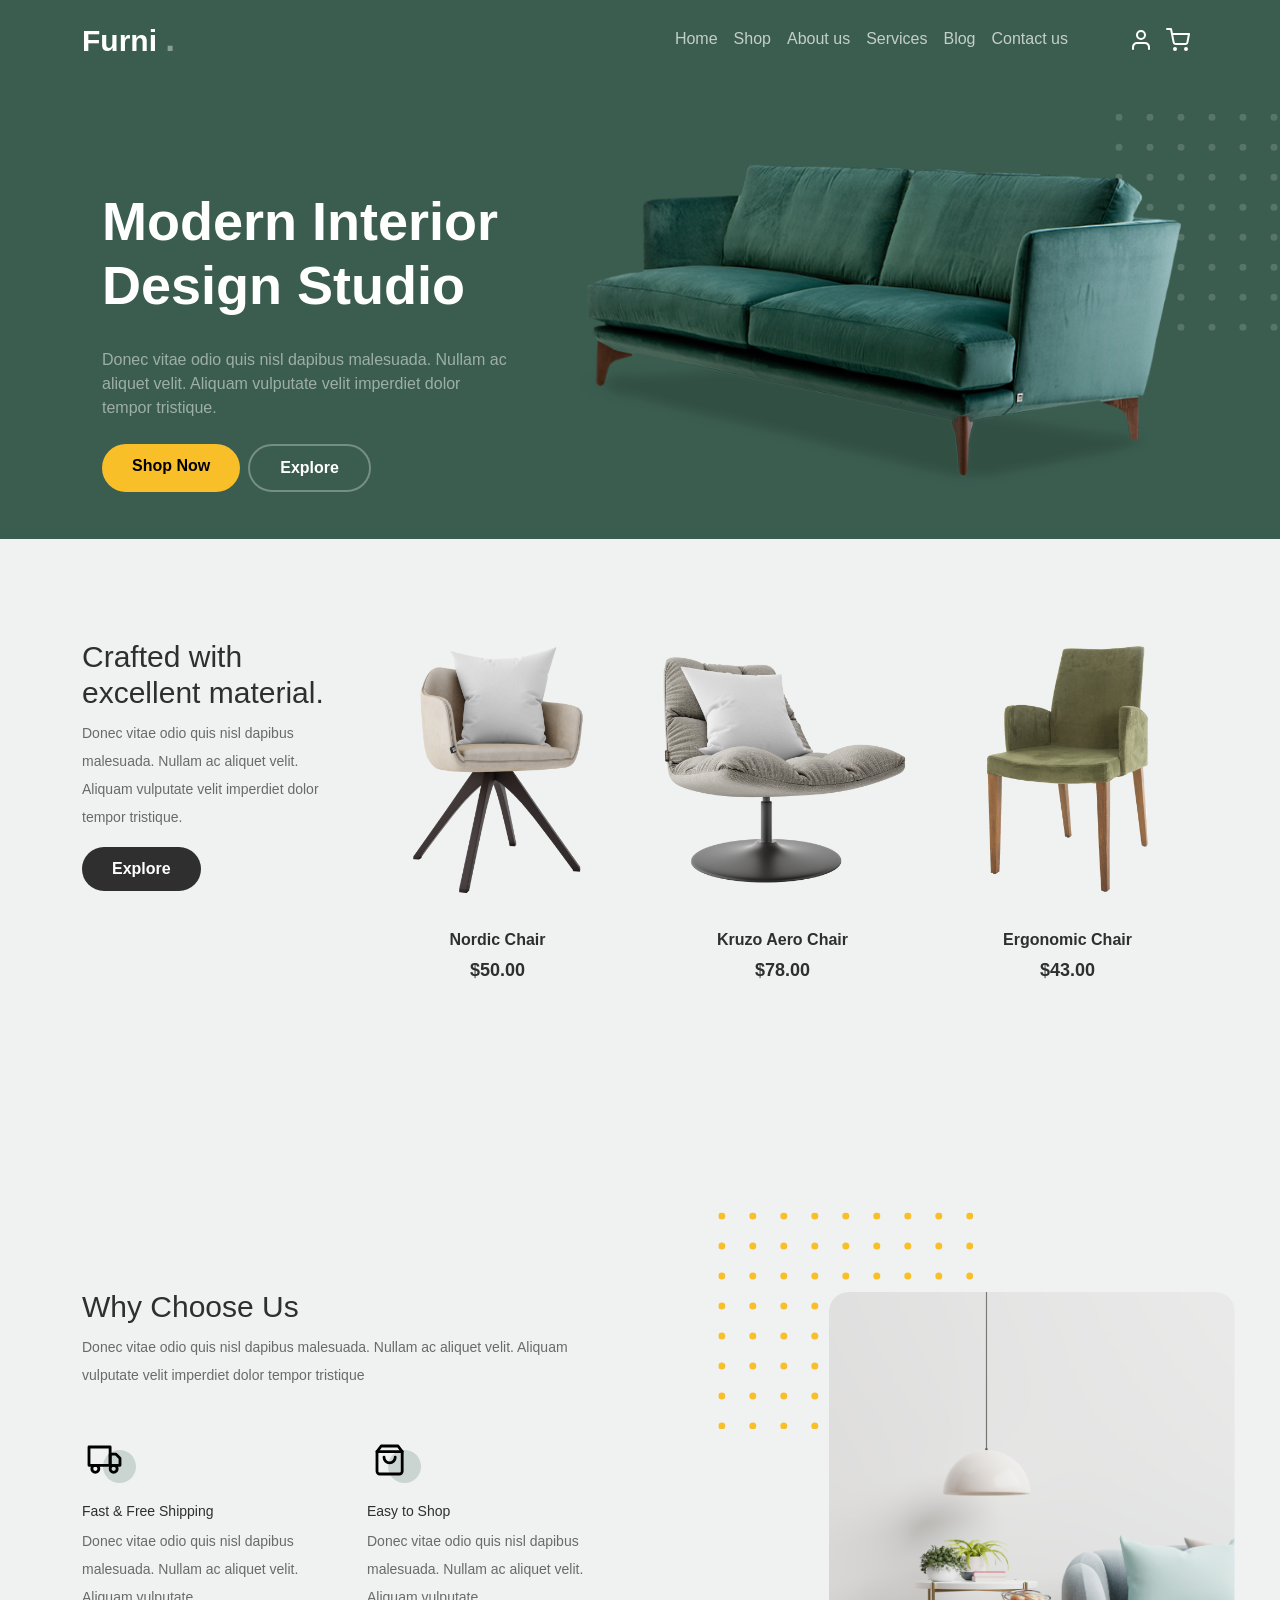
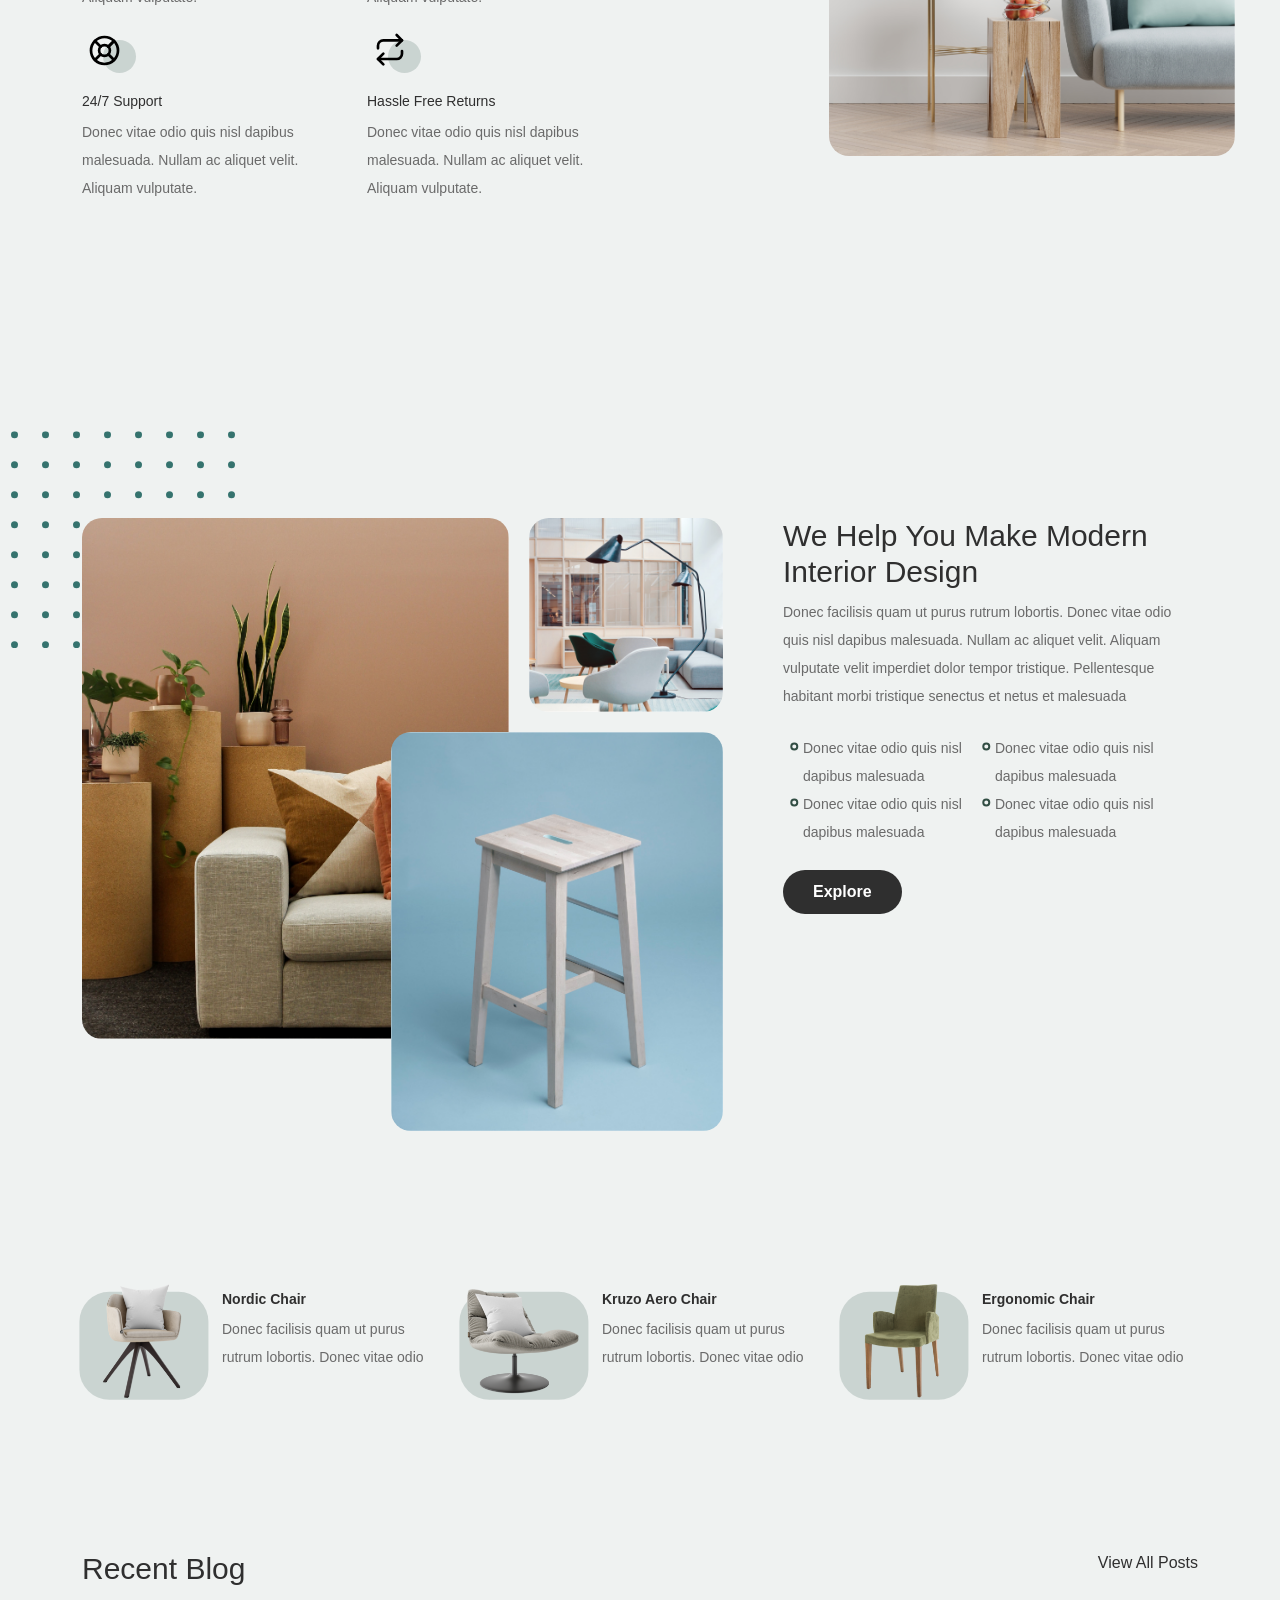
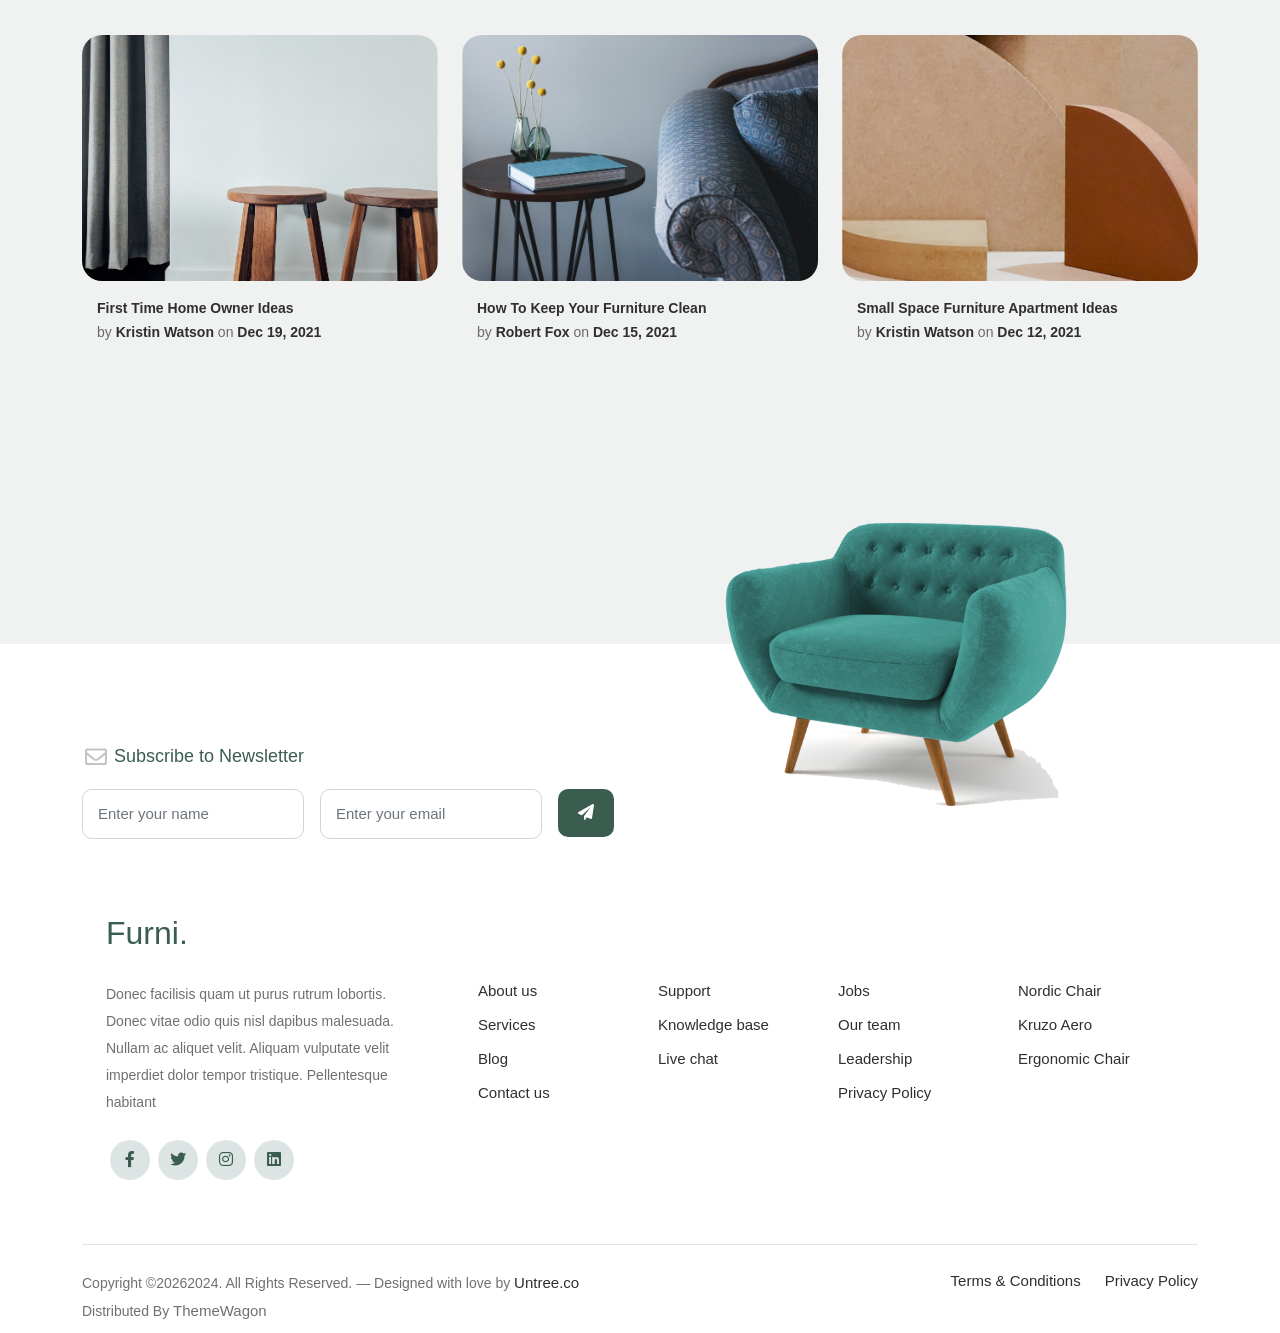
<file: index.html>
<!DOCTYPE html>
<html lang="en">

<head>
    <meta charset="UTF-8">
    <meta http-equiv="X-UA-Compatible" content="IE=edge">
    <meta name="viewport" content="width=device-width, initial-scale=1.0">
    <title>Furni</title>
    <link rel="shortcut icon" href="images/favicon.png">
    <link rel="stylesheet" href="css/all.min.css">
    <link rel="stylesheet" href="css/bootstrap.min.css">
    <link rel="stylesheet" href="https://unpkg.com/aos@next/dist/aos.css" />
    <link rel="stylesheet" href="css/owl.carousel.min.css">
    <link rel="stylesheet" href="css/owl.theme.default.css">
    <link rel="stylesheet" href="css/owl.carousel.min.css">
    <link rel="stylesheet" href="css/style.css">
</head>

<body>
    <header>
        
        <nav class=" navbar navbar-expand-xl  justify-content-sm-start ">
      <div class="container">
        <a class="navbar-brand order-1 order-lg-0 ml-lg-0 ml-2 mr-auto" href="#">
            Furni
            <span>.</span>
        </a>
        <button class="navbar-toggler align-self-start" type="button">
          <span class="navbar-toggler-icon"></span>
        </button>

        <div class="collapse navbar-collapse" id="navbarSupportedContent"
        >
        <ul class="custom-navbar-nav navbar-nav ms-auto mb-2 mb-md-0">
            <li class="nav-item active">
                <a class="nav-link" href="index.html">Home</a>
            </li>
            <li><a class="nav-link" href="shop.html">Shop</a></li>
            <li><a class="nav-link" href="about.html">About us</a></li>
            <li><a class="nav-link" href="services.html">Services</a></li>
            <li><a class="nav-link" href="blog.html">Blog</a></li>
            <li><a class="nav-link" href="contact.html">Contact us</a></li>
        </ul>

        <ul class="custom-navbar-cta navbar-nav mb-2 mb-md-0 ms-5">
            <li><a class="nav-link" href="#"><img src="images/user.svg"></a></li>
            <li><a class="nav-link" href="cart.html"><img src="images/cart.svg"></a></li>
        </ul>

        </div>
      </div>
    </nav>
    </header>
    
    <main>
        <div class="sec1">
            <div class="container">
                <div class="row">
                    <div class="col-lg-5">
                        <div class="cont">
                            <h1>
                                Modern Interior 
                                <br>
                                Design Studio
                            </h1>
                            <p class="mb-4">Donec vitae odio quis nisl dapibus malesuada. Nullam ac aliquet velit. Aliquam vulputate velit imperdiet dolor tempor tristique.</p>
                            <div class="button_G">
                                <a href="shop.html" class="btn btn-secondary me-2">Shop Now</a>
                                <a href="about.html" class="btn btn-white-outline">Explore</a>
                            </div>
                        </div>
                    </div>
                    <div class="col-lg-7">
                        <div class="img_sec1">
                            <img src="images/couch.png" alt="">
                        </div>
                    </div>
                </div>
            </div>
        </div>
        <div class="product_sec">
            <div class="container">
                <div class="row">
                    <div class="col-lg-3">
                        <h5>Crafted with excellent material.</h5>
                        <p>Donec vitae odio quis nisl dapibus malesuada. Nullam ac aliquet velit. Aliquam vulputate velit imperdiet dolor tempor tristique.</p>
                        <div class="button_G">
                            <a href="about.html" class="btn btn-secondary me-2">Explore</a>
                        </div>
                        
                    </div>
                    <div class="col-lg-3">
                        <a class="product_item" href="">
							<img src="images/product-1.png" class="img-fluid product_thumbnail">
							<h3 class="product-title">Nordic Chair</h3>
							<strong class="product-price">$50.00</strong>

							<span class="icon_cross">
								<img src="images/cross.svg" class="img-fluid">
							</span>
						</a>
                    </div>
                    <div class="col-lg-3">
                        <a class="product_item" href="cart.html">
							<img src="images/product-2.png" class="img-fluid product_thumbnail">
							<h3 class="product-title">Kruzo Aero Chair</h3>
							<strong class="product-price">$78.00</strong>

							<span class="icon_cross">
								<img src="images/cross.svg" class="img-fluid">
							</span>
						</a>
                    </div>
                    <div class="col-lg-3">
                        <a class="product_item" href="cart.html">
							<img src="images/product-3.png" class="img-fluid product_thumbnail">
							<h3 class="product-title">Ergonomic Chair</h3>
							<strong class="product-price">$43.00</strong>

							<span class="icon_cross">
								<img src="images/cross.svg" class="img-fluid">
							</span>
						</a>
                    </div>
                </div>
            </div>
        </div>
        <div class="why_choose_section">
            <div class="container">
                <div class="row">
                    <div class="col-lg-6  choose_secLeft">
                        <h5>Why Choose Us</h5>
                        <p class="mb-5">Donec vitae odio quis nisl dapibus malesuada. Nullam ac aliquet velit. Aliquam vulputate velit imperdiet dolor tempor tristique</p>
                        <div class="features">
                            <div class="row">
                                <div class="col-6">
                                    <div class="icon_Features">
                                        <img src="images/truck.svg" alt="Image" class="imf-fluid">
                                    </div>
                                    <h6>Fast & Free Shipping</h6>
                                    <p>Donec vitae odio quis nisl dapibus malesuada. Nullam ac aliquet velit. Aliquam vulputate.</p>
                                </div>
                                <div class="col-6">
                                    <div class="icon_Features">
                                        <img src="images/bag.svg" alt="Image" class="imf-fluid">
                                    </div>
                                    <h6>Easy to Shop</h6>
                                    <p>Donec vitae odio quis nisl dapibus malesuada. Nullam ac aliquet velit. Aliquam vulputate.</p>
                                </div>
                                <div class="col-6">
                                    <div class="icon_Features">
                                        <img src="images/support.svg" alt="Image" class="imf-fluid">
                                    </div>
                                    <h6>24/7 Support</h6>
                                    <p>Donec vitae odio quis nisl dapibus malesuada. Nullam ac aliquet velit. Aliquam vulputate.</p>
                                </div>
                                <div class="col-6">
                                    <div class="icon_Features">
                                        <img src="images/return.svg" alt="Image" class="imf-fluid">
                                    </div>
                                    <h6>Hassle Free Returns</h6>
                                    <p>Donec vitae odio quis nisl dapibus malesuada. Nullam ac aliquet velit. Aliquam vulputate.</p>
                                </div>
                            </div>
                        </div>
                    </div>
                    <div class="col-lg-5 choose_secRight">
                        <div class="choose_img">
                            <img src="images/why-choose-us-img.jpg" alt="Image" class="img-fluid">
                        </div>
                    </div>
                </div>
            </div>
        </div>
        <div class="we_help_section">
            <div class="container">
                <div class="row d-flex justify-content-between">
                    <div class="col-lg-7">
                        <div class="imgs_grid">
							<div class="grid grid_1">
                                <img src="images/img-grid-1.jpg" alt="Untree.co">
                            </div>
							<div class="grid grid_2">
                                <img src="images/img-grid-2.jpg" alt="Untree.co">
                            </div>
							<div class="grid grid_3">
                                <img src="images/img-grid-3.jpg" alt="Untree.co">
                            </div>
						</div>
                    </div>
                    <div class="col-lg-5 ps-lg-5">
                        <h5>We Help You Make Modern Interior Design</h5>
                        <p>Donec facilisis quam ut purus rutrum lobortis. Donec vitae odio quis nisl dapibus malesuada. Nullam ac aliquet velit. Aliquam vulputate velit imperdiet dolor tempor tristique. Pellentesque habitant morbi tristique senectus et netus et malesuada</p>
                        <ul class="list-unstyled custom-list my-4">
							<li>Donec vitae odio quis nisl dapibus malesuada</li>
							<li>Donec vitae odio quis nisl dapibus malesuada</li>
							<li>Donec vitae odio quis nisl dapibus malesuada</li>
							<li>Donec vitae odio quis nisl dapibus malesuada</li>
						</ul>
                        <div class="button_G">
                            <a href="about.html" class="btn btn-secondary me-2">Explore</a>
                        </div>
                    </div>
                </div>
            </div>
        </div>
        <div class="popular_product">
            <div class="container">
                <div class="row">
                    <div class="col-lg-4 col-md-6 d-flex">
                    <div class="imgProduct">
                        <img src="images/product-1.png" alt="Image" class="img-fluid">
                    </div>
                    <div class="contProduct">
                        <h6>Nordic Chair</h6>
                        <p>Donec facilisis quam ut purus rutrum lobortis. Donec vitae odio </p>
                    </div>
                    </div>
                    <div class="col-lg-4 col-md-6 d-flex">
                        <div class="imgProduct">
                            <img src="images/product-2.png" alt="Image" class="img-fluid">
                        </div>
                        <div class="contProduct">
                            <h6>Kruzo Aero Chair</h6>
                            <p>Donec facilisis quam ut purus rutrum lobortis. Donec vitae odio </p>
                        </div>
                    </div>
                    <div class="col-lg-4 col-md-6 d-flex">
                        <div class="imgProduct">
                            <img src="images/product-3.png" alt="Image" class="img-fluid">
                        </div>
                        <div class="contProduct">
                            <h6>Ergonomic Chair</h6>
                            <p>Donec facilisis quam ut purus rutrum lobortis. Donec vitae odio </p>
                        </div>
                    </div>
                </div>
            </div>
        </div>
        <div class="blog_section">
            <div class="container">
                <div class="row">
                    <div class="hederBlog">
                        <h5>Recent Blog</h5>
                        <a href="">
                            View All Posts
                        </a>
                    </div>
                    <div class="col-lg-4 col-md-6 ">
                        <a class="imgPost">
                            <img src="images/post-1.jpg" alt="Image" class="img-fluid">
                        </a>
                        <div class="titelPost">
                            <a href="">
                                First Time Home Owner Ideas
                            </a>
                        </div>
                        <div class="writerPost">
                            <span>
                                by 
                                <a href="">Kristin Watson</a>
                            </span>
                            <span>
                                on 
                                <a href="">Dec 19, 2021</a>
                            </span>
                        </div>

                        
                    </div>
                    <div class="col-lg-4 col-md-6 ">
                        <a class="imgPost">
                            <img src="images/post-2.jpg" alt="Image" class="img-fluid">
                        </a>
                        <div class="titelPost">
                            <a href="">How To Keep Your Furniture Clean</a>
                        </div>
                        <div class="writerPost">
                            <span>
                                by 
                                <a href="">Robert Fox</a>
                            </span>
                            <span>
                                on
                                <a href="">Dec 15, 2021</a>
                            </span>
                        </div>
                    </div>
                    <div class="col-lg-4 col-md-6 ">
                        <a class="imgPost">
                            <img src="images/post-3.jpg" alt="Image" class="img-fluid">
                        </a>
                        <div class="titelPost">
                            <a href="">Small Space Furniture Apartment Ideas</a>
                        </div>
                        <div class="writerPost">
                            <span>
                                by 
                                <a href="">Kristin Watson</a>
                            </span>
                            <span>
                                on
                                <a href="">Dec 12, 2021</a>
                            </span>
                        </div>
                    </div>
                </div>
            </div>
        </div>
    </main>


    <footer>
        <div class="sofa-img">
            <img src="images/sofa.png" alt="Image" class="img-fluid">
        </div>
        <div class="container">
            <div class="footer_sec1">
                <div class="row">
                    <div class="col-lg-8">
						<div class="subscription-form">
							<h3 class="d-flex align-items-center"><span class="me-1"><img src="images/envelope-outline.svg" alt="Image" class="img-fluid"></span><span>Subscribe to Newsletter</span></h3>

							<form action="#" class="row g-3">
								<div class="col-auto">
									<input type="text" class="form-control" placeholder="Enter your name">
								</div>
								<div class="col-auto">
									<input type="email" class="form-control" placeholder="Enter your email">
								</div>
								<div class="col-auto">
									<button class="btn btn-primary">
										<span class="fa fa-paper-plane"></span>
									</button>
								</div>
							</form>

						</div>
					</div>
                </div>
            </div>

            <div class="footer_sec2">
                <div class="row g-5 mb-5 " id="footsec">
					<div class="col-lg-4">
						<div class="mb-4 footer-logo-wrap">
                            <a href="#" class="footer-logo">Furni<span>.</span></a>
                        </div>
						<p class="mb-4">Donec facilisis quam ut purus rutrum lobortis. Donec vitae odio quis nisl dapibus malesuada. Nullam ac aliquet velit. Aliquam vulputate velit imperdiet dolor tempor tristique. Pellentesque habitant</p>

						<ul class="list-unstyled custom-social">
							<li><a href="#"><span class="fa fa-brands fa-facebook-f"></span></a></li>
							<li><a href="#"><span class="fa fa-brands fa-twitter"></span></a></li>
							<li><a href="#"><span class="fa fa-brands fa-instagram"></span></a></li>
							<li><a href="#"><span class="fa fa-brands fa-linkedin"></span></a></li>
						</ul>
					</div>

					<div class="col-lg-8">
						<div class="row links-wrap">
							<div class="col-6 col-sm-6 col-md-3">
								<ul class="list-unstyled">
									<li><a href="#">About us</a></li>
									<li><a href="#">Services</a></li>
									<li><a href="#">Blog</a></li>
									<li><a href="#">Contact us</a></li>
								</ul>
							</div>

							<div class="col-6 col-sm-6 col-md-3">
								<ul class="list-unstyled">
									<li><a href="#">Support</a></li>
									<li><a href="#">Knowledge base</a></li>
									<li><a href="#">Live chat</a></li>
								</ul>
							</div>

							<div class="col-6 col-sm-6 col-md-3">
								<ul class="list-unstyled">
									<li><a href="#">Jobs</a></li>
									<li><a href="#">Our team</a></li>
									<li><a href="#">Leadership</a></li>
									<li><a href="#">Privacy Policy</a></li>
								</ul>
							</div>

							<div class="col-6 col-sm-6 col-md-3">
								<ul class="list-unstyled">
									<li><a href="#">Nordic Chair</a></li>
									<li><a href="#">Kruzo Aero</a></li>
									<li><a href="#">Ergonomic Chair</a></li>
								</ul>
							</div>
						</div>
					</div>

				</div>
            </div>
            <div class="footer_sec3">
                <div class="border-top copyright">
					<div class="row pt-4">
						<div class="col-lg-6">
							<p class="mb-2 text-center text-lg-start">Copyright ©<script>document.write(new Date().getFullYear());</script>2024. All Rights Reserved. — Designed with love by <a href="https://untree.co">Untree.co</a> Distributed By <a hreff="https://themewagon.com">ThemeWagon</a>  <!-- License information: https://untree.co/license/ -->
            </p>
						</div>

						<div class="col-lg-6 text-center text-lg-end">
							<ul class="list-unstyled d-inline-flex ms-auto">
								<li class="me-4"><a href="#">Terms &amp; Conditions</a></li>
								<li><a href="#">Privacy Policy</a></li>
							</ul>
						</div>

					</div>
				</div>
            </div>
        </div>
    </footer> 

    <script src="js/bootstrap.bundle.min.js"></script>
    <script src="https://unpkg.com/aos@next/dist/aos.js"></script>
    <script src="js/jquery-3.6.0.min.js"></script>
    <script src="js/owl.carousel.min.js"></script>
    <script src="js/script.js"></script>
</body>

</html>
</file>
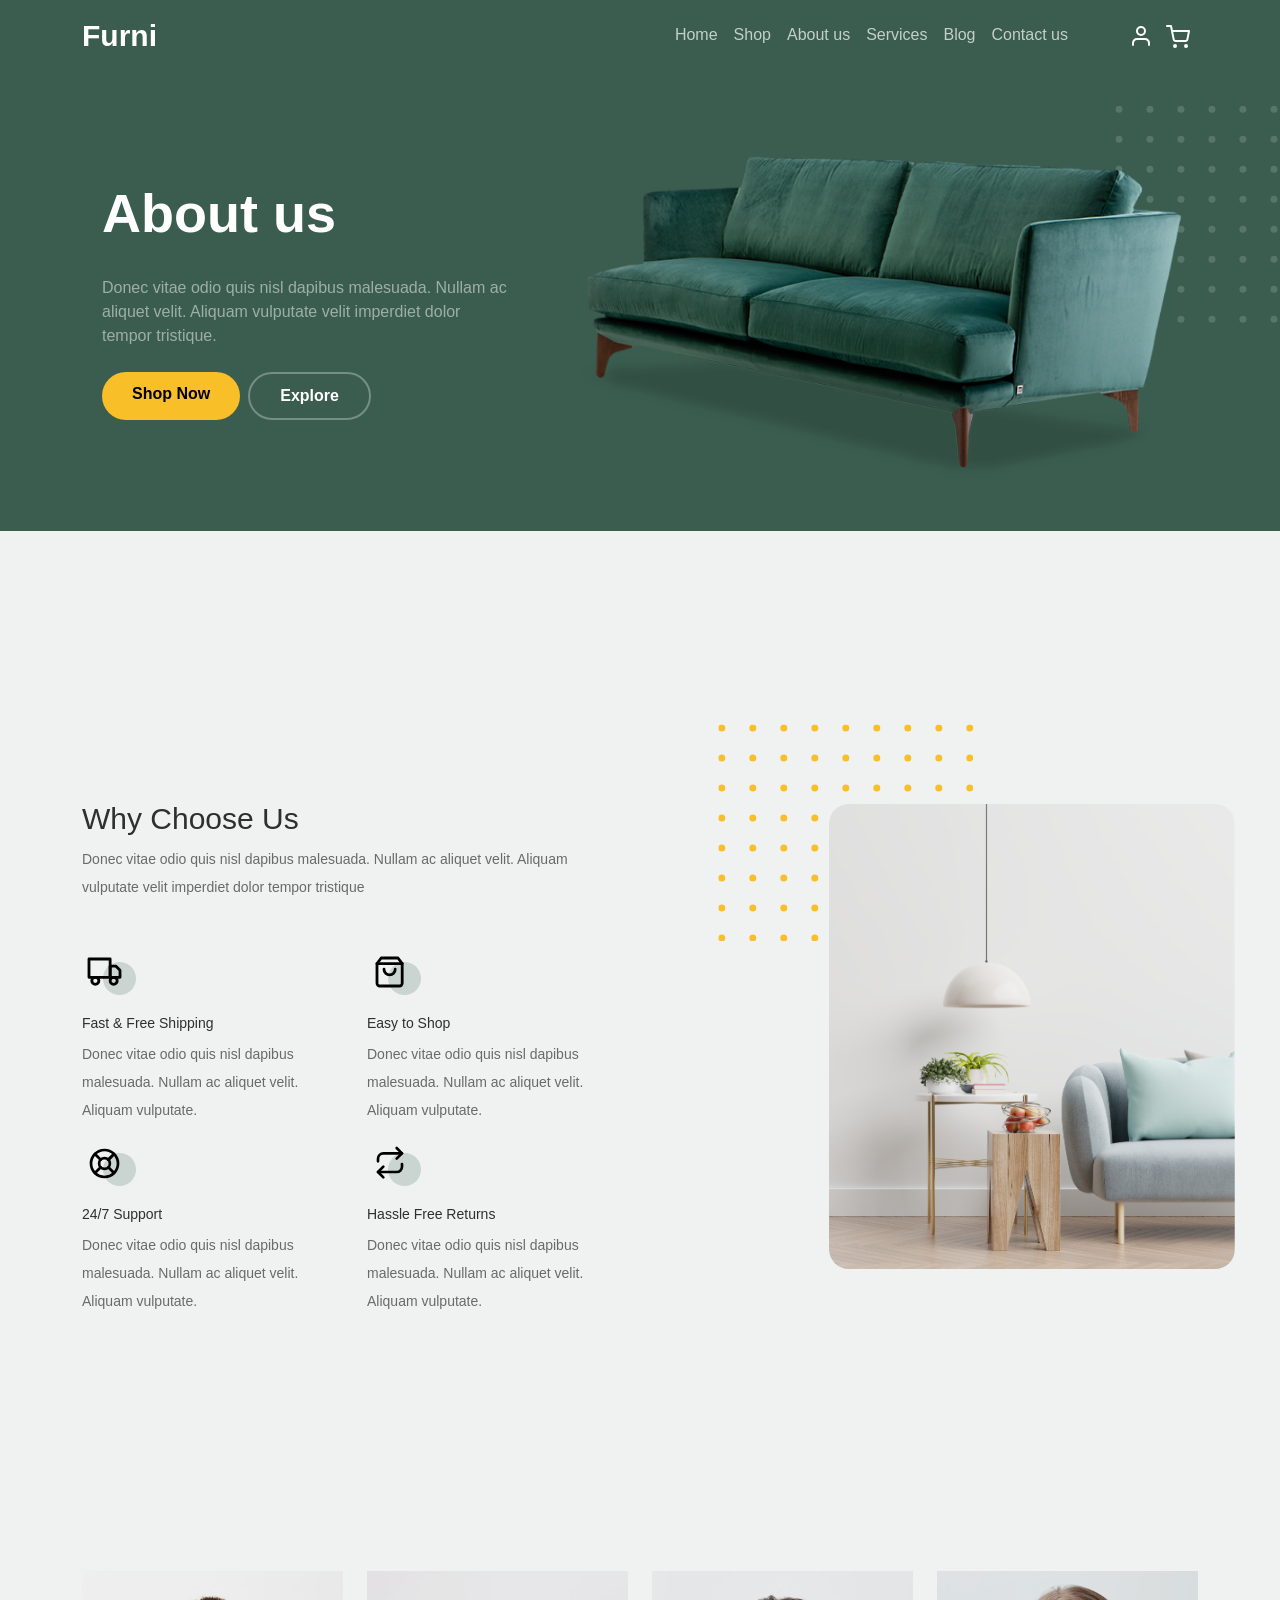
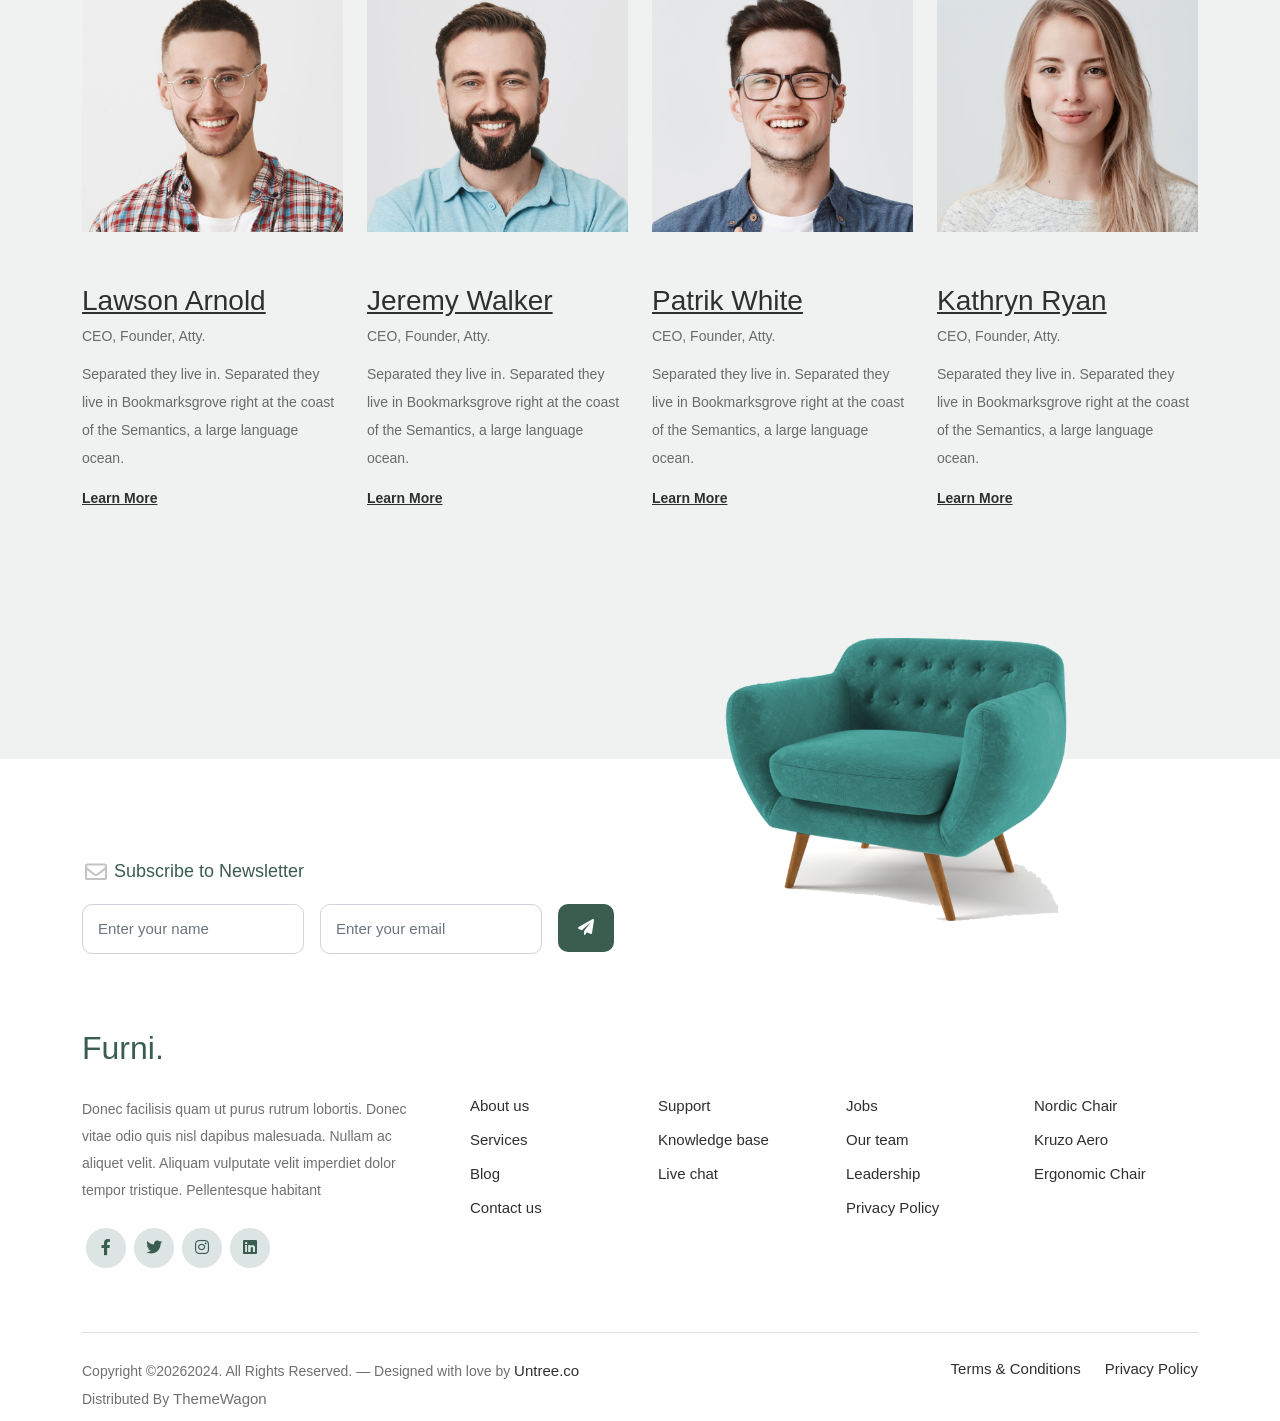
<file: about.html>
<!DOCTYPE html>
<html lang="en">

<head>
    <meta charset="UTF-8">
    <meta http-equiv="X-UA-Compatible" content="IE=edge">
    <meta name="viewport" content="width=device-width, initial-scale=1.0">
    <title>Furni-About us</title>
    <link rel="shortcut icon" href="images/favicon.png">
    <link rel="stylesheet" href="css/all.min.css">
    <link rel="stylesheet" href="css/bootstrap.min.css">
    <link rel="stylesheet" href="https://unpkg.com/aos@next/dist/aos.css" />
    <link rel="stylesheet" href="css/owl.carousel.min.css">
    <link rel="stylesheet" href="css/owl.theme.default.css">
    <link rel="stylesheet" href="css/owl.carousel.min.css">
    <link rel="stylesheet" href="css/style.css">
</head>

<body>
    <header>
        
        <nav class=" navbar navbar-expand-xl  justify-content-sm-start ">
      <div class="container">
        <a class="navbar-brand order-1 order-lg-0 ml-lg-0 ml-2 mr-auto" href="#">
            Furni
        </a>
        <button class="navbar-toggler align-self-start" type="button">
          <span class="navbar-toggler-icon"></span>
        </button>

        <div class="collapse navbar-collapse" id="navbarSupportedContent"
        >
        <ul class="custom-navbar-nav navbar-nav ms-auto mb-2 mb-md-0">
            <li class="nav-item active">
                <a class="nav-link" href="index.html">Home</a>
            </li>
            <li><a class="nav-link" href="shop.html">Shop</a></li>
            <li><a class="nav-link" href="about.html">About us</a></li>
            <li><a class="nav-link" href="services.html">Services</a></li>
            <li><a class="nav-link" href="blog.html">Blog</a></li>
            <li><a class="nav-link" href="contact.html">Contact us</a></li>
        </ul>

        <ul class="custom-navbar-cta navbar-nav mb-2 mb-md-0 ms-5">
            <li><a class="nav-link" href="#"><img src="images/user.svg"></a></li>
            <li><a class="nav-link" href="cart.html"><img src="images/cart.svg"></a></li>
        </ul>

        </div>
      </div>
    </nav>
    </header>
    
    <main>
        <div class="sec1">
            <div class="container">
                <div class="row">
                    <div class="col-lg-5">
                        <div class="cont">
                            <h1>
								About us
                            </h1>
                            <p class="mb-4">Donec vitae odio quis nisl dapibus malesuada. Nullam ac aliquet velit. Aliquam vulputate velit imperdiet dolor tempor tristique.</p>
                            <div class="button_G">
                                <a href="shop.html" class="btn btn-secondary me-2">Shop Now</a>
                                <a href="about.html" class="btn btn-white-outline">Explore</a>
                            </div>
                        </div>
                    </div>
                    <div class="col-lg-7">
                        <div class="img_sec1">
                            <img src="images/couch.png" alt="">
                        </div>
                    </div>
                </div>
            </div>
        </div>
		<div class="why_choose_section">
            <div class="container">
                <div class="row">
                    <div class="col-lg-6  choose_secLeft">
                        <h5>Why Choose Us</h5>
                        <p class="mb-5">Donec vitae odio quis nisl dapibus malesuada. Nullam ac aliquet velit. Aliquam vulputate velit imperdiet dolor tempor tristique</p>
                        <div class="features">
                            <div class="row">
                                <div class="col-6">
                                    <div class="icon_Features">
                                        <img src="images/truck.svg" alt="Image" class="imf-fluid">
                                    </div>
                                    <h6>Fast & Free Shipping</h6>
                                    <p>Donec vitae odio quis nisl dapibus malesuada. Nullam ac aliquet velit. Aliquam vulputate.</p>
                                </div>
                                <div class="col-6">
                                    <div class="icon_Features">
                                        <img src="images/bag.svg" alt="Image" class="imf-fluid">
                                    </div>
                                    <h6>Easy to Shop</h6>
                                    <p>Donec vitae odio quis nisl dapibus malesuada. Nullam ac aliquet velit. Aliquam vulputate.</p>
                                </div>
                                <div class="col-6">
                                    <div class="icon_Features">
                                        <img src="images/support.svg" alt="Image" class="imf-fluid">
                                    </div>
                                    <h6>24/7 Support</h6>
                                    <p>Donec vitae odio quis nisl dapibus malesuada. Nullam ac aliquet velit. Aliquam vulputate.</p>
                                </div>
                                <div class="col-6">
                                    <div class="icon_Features">
                                        <img src="images/return.svg" alt="Image" class="imf-fluid">
                                    </div>
                                    <h6>Hassle Free Returns</h6>
                                    <p>Donec vitae odio quis nisl dapibus malesuada. Nullam ac aliquet velit. Aliquam vulputate.</p>
                                </div>
                            </div>
                        </div>
                    </div>
                    <div class="col-lg-5 choose_secRight">
                        <div class="choose_img">
                            <img src="images/why-choose-us-img.jpg" alt="Image" class="img-fluid">
                        </div>
                    </div>
                </div>
            </div>
        </div>
		<div class="team_sec">
			<div class="container">
				<div class="row">
					<div class="col-lg-3 col-md-6 col-12 team">
						<img src="images/person_1.jpg" class="img-fluid mb-5">
						<a>Lawson Arnold</a>
						<span>CEO, Founder, Atty.</span>
						<p>Separated they live in. Separated they live in Bookmarksgrove right at the coast of the Semantics, a large language ocean.</p>
						<a href="" class="Learn">Learn More</a>
					</div>
					<div class="col-lg-3 col-md-6 col-12 team">
						<img src="images/person_2.jpg" class="img-fluid mb-5">
						<a>Jeremy Walker</a>
						<span>CEO, Founder, Atty.</span>
						<p>Separated they live in. Separated they live in Bookmarksgrove right at the coast of the Semantics, a large language ocean.</p>
						<a href="" class="Learn">Learn More</a>
					</div>
					<div class="col-lg-3 col-md-6 col-12 team">
						<img src="images/person_3.jpg" class="img-fluid mb-5">
						<a>Patrik White</a>
						<span>CEO, Founder, Atty.</span>
						<p>Separated they live in. Separated they live in Bookmarksgrove right at the coast of the Semantics, a large language ocean.</p>
						<a href="" class="Learn">Learn More</a>
					</div>
					<div class="col-lg-3 col-md-6 col-12 team">
						<img src="images/person_4.jpg" class="img-fluid mb-5">
						<a>Kathryn Ryan</a>
						<span>CEO, Founder, Atty.</span>
						<p>Separated they live in. Separated they live in Bookmarksgrove right at the coast of the Semantics, a large language ocean.</p>
						<a href="" class="Learn">Learn More</a>
					</div>
				</div>
			</div>
		</div>
    </main>


    <footer>
        <div class="sofa-img">
            <img src="images/sofa.png" alt="Image" class="img-fluid">
        </div>
        <div class="container">
            <div class="footer_sec1">
                <div class="row">
                    <div class="col-lg-8">
						<div class="subscription-form">
							<h3 class="d-flex align-items-center"><span class="me-1"><img src="images/envelope-outline.svg" alt="Image" class="img-fluid"></span><span>Subscribe to Newsletter</span></h3>

							<form action="#" class="row g-3">
								<div class="col-auto">
									<input type="text" class="form-control" placeholder="Enter your name">
								</div>
								<div class="col-auto">
									<input type="email" class="form-control" placeholder="Enter your email">
								</div>
								<div class="col-auto">
									<button class="btn btn-primary">
										<span class="fa fa-paper-plane"></span>
									</button>
								</div>
							</form>

						</div>
					</div>
                </div>
            </div>

            <div class="footer_sec2">
                <div class="row g-5 mb-5">
					<div class="col-lg-4">
						<div class="mb-4 footer-logo-wrap">
                            <a href="#" class="footer-logo">Furni<span>.</span></a>
                        </div>
						<p class="mb-4">Donec facilisis quam ut purus rutrum lobortis. Donec vitae odio quis nisl dapibus malesuada. Nullam ac aliquet velit. Aliquam vulputate velit imperdiet dolor tempor tristique. Pellentesque habitant</p>

						<ul class="list-unstyled custom-social">
							<li><a href="#"><span class="fa fa-brands fa-facebook-f"></span></a></li>
							<li><a href="#"><span class="fa fa-brands fa-twitter"></span></a></li>
							<li><a href="#"><span class="fa fa-brands fa-instagram"></span></a></li>
							<li><a href="#"><span class="fa fa-brands fa-linkedin"></span></a></li>
						</ul>
					</div>

					<div class="col-lg-8">
						<div class="row links-wrap">
							<div class="col-6 col-sm-6 col-md-3">
								<ul class="list-unstyled">
									<li><a href="#">About us</a></li>
									<li><a href="#">Services</a></li>
									<li><a href="#">Blog</a></li>
									<li><a href="#">Contact us</a></li>
								</ul>
							</div>

							<div class="col-6 col-sm-6 col-md-3">
								<ul class="list-unstyled">
									<li><a href="#">Support</a></li>
									<li><a href="#">Knowledge base</a></li>
									<li><a href="#">Live chat</a></li>
								</ul>
							</div>

							<div class="col-6 col-sm-6 col-md-3">
								<ul class="list-unstyled">
									<li><a href="#">Jobs</a></li>
									<li><a href="#">Our team</a></li>
									<li><a href="#">Leadership</a></li>
									<li><a href="#">Privacy Policy</a></li>
								</ul>
							</div>

							<div class="col-6 col-sm-6 col-md-3">
								<ul class="list-unstyled">
									<li><a href="#">Nordic Chair</a></li>
									<li><a href="#">Kruzo Aero</a></li>
									<li><a href="#">Ergonomic Chair</a></li>
								</ul>
							</div>
						</div>
					</div>

				</div>
            </div>
            <div class="footer_sec3">
                <div class="border-top copyright">
					<div class="row pt-4">
						<div class="col-lg-6">
							<p class="mb-2 text-center text-lg-start">Copyright ©<script>document.write(new Date().getFullYear());</script>2024. All Rights Reserved. — Designed with love by <a href="https://untree.co">Untree.co</a> Distributed By <a hreff="https://themewagon.com">ThemeWagon</a>  <!-- License information: https://untree.co/license/ -->
            </p>
						</div>

						<div class="col-lg-6 text-center text-lg-end">
							<ul class="list-unstyled d-inline-flex ms-auto">
								<li class="me-4"><a href="#">Terms &amp; Conditions</a></li>
								<li><a href="#">Privacy Policy</a></li>
							</ul>
						</div>

					</div>
				</div>
            </div>
        </div>
    </footer> 

    <script src="js/bootstrap.bundle.min.js"></script>
    <script src="https://unpkg.com/aos@next/dist/aos.js"></script>
    <script src="js/jquery-3.6.0.min.js"></script>
    <script src="js/owl.carousel.min.js"></script>
    <script src="js/script.js"></script>
</body>

</html>
</file>
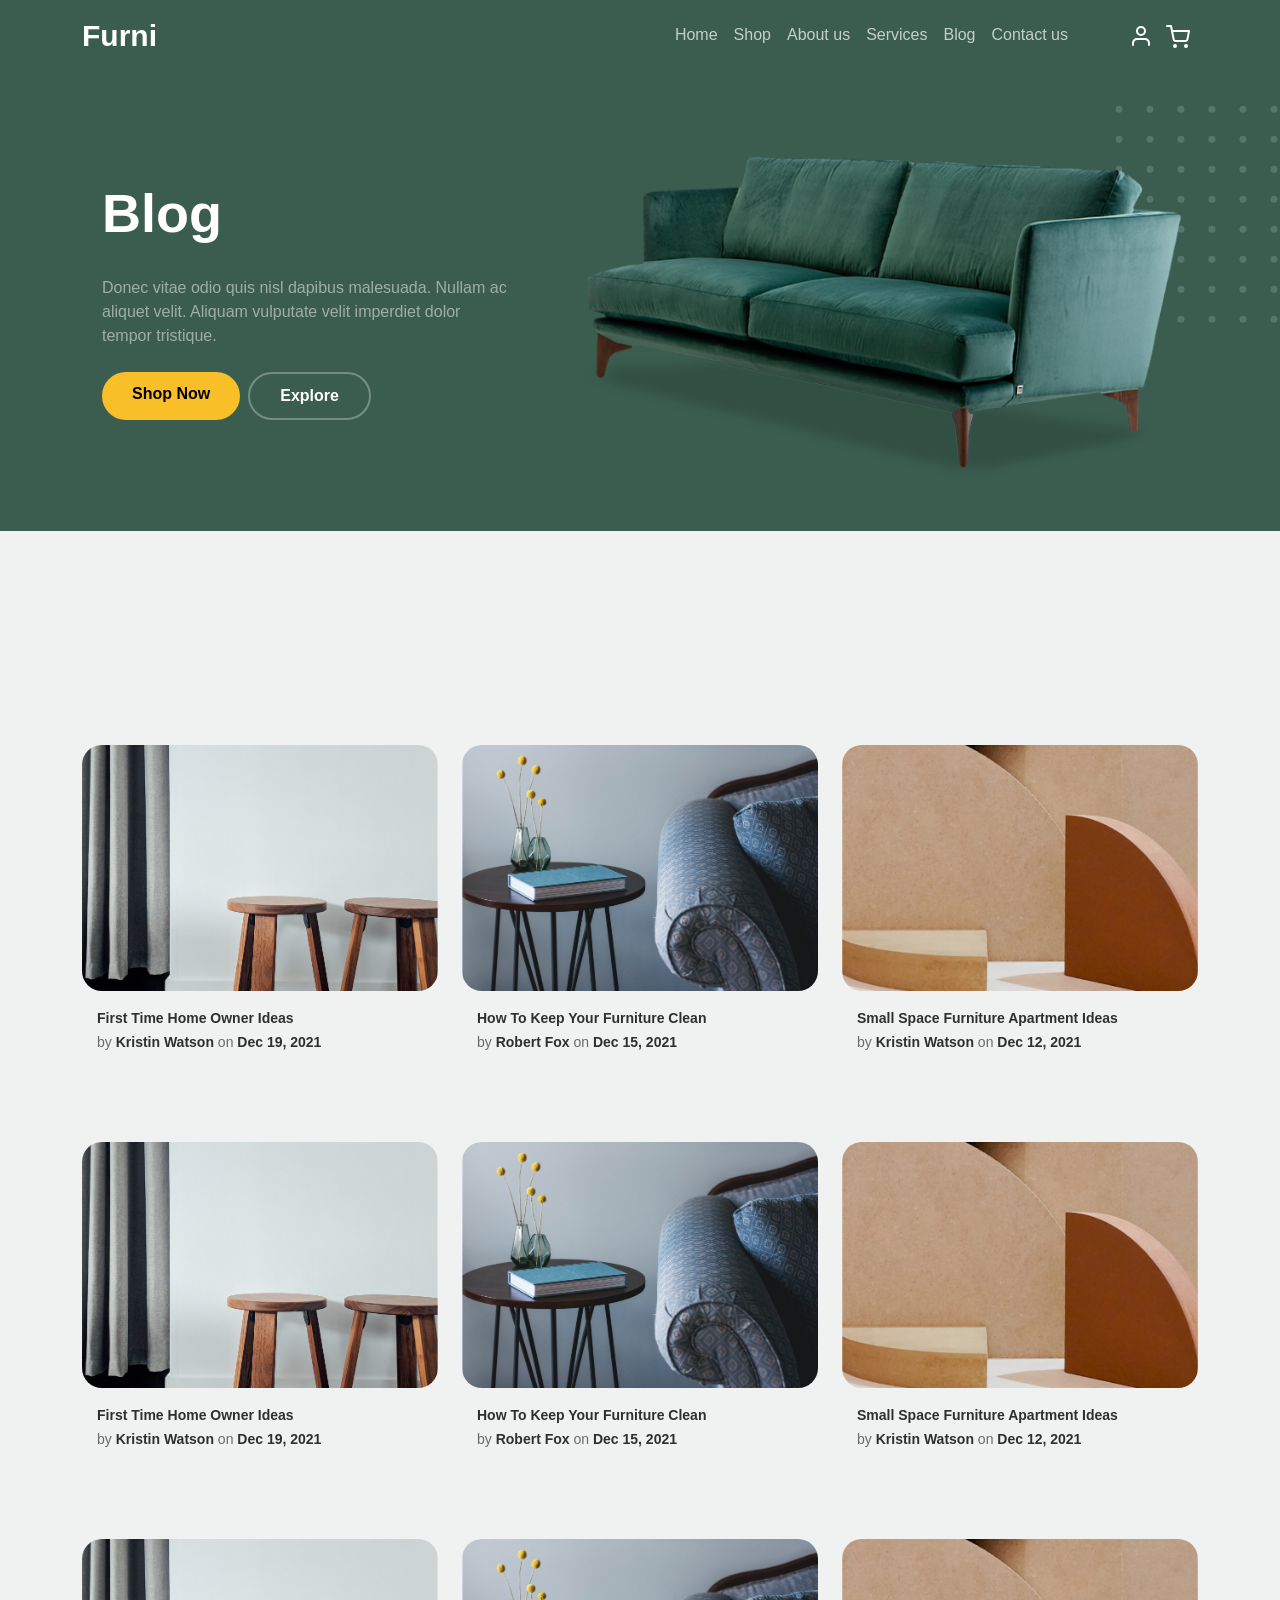
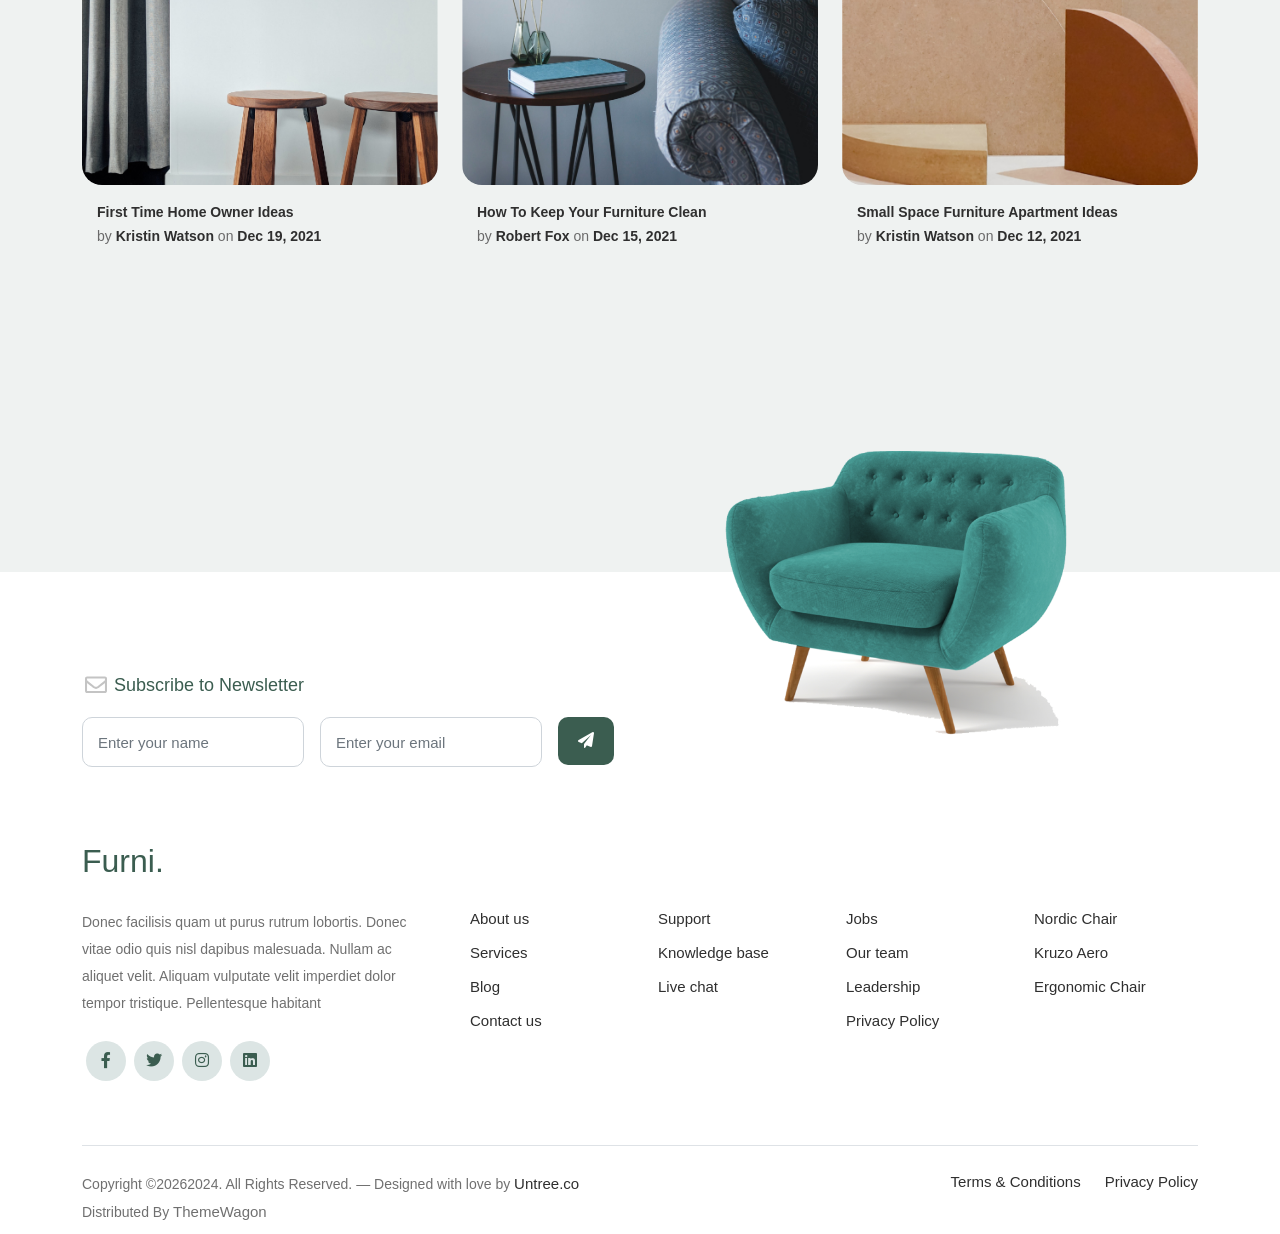
<file: blog.html>
<!DOCTYPE html>
<html lang="en">

<head>
    <meta charset="UTF-8">
    <meta http-equiv="X-UA-Compatible" content="IE=edge">
    <meta name="viewport" content="width=device-width, initial-scale=1.0">
    <title>Furni-Blog</title>
    <link rel="shortcut icon" href="images/favicon.png">
    <link rel="stylesheet" href="css/all.min.css">
    <link rel="stylesheet" href="css/bootstrap.min.css">
    <link rel="stylesheet" href="https://unpkg.com/aos@next/dist/aos.css" />
    <link rel="stylesheet" href="css/owl.carousel.min.css">
    <link rel="stylesheet" href="css/owl.theme.default.css">
    <link rel="stylesheet" href="css/owl.carousel.min.css">
    <link rel="stylesheet" href="css/style.css">
</head>

<body>
    <header>
        
        <nav class=" navbar navbar-expand-xl  justify-content-sm-start ">
      <div class="container">
        <a class="navbar-brand order-1 order-lg-0 ml-lg-0 ml-2 mr-auto" href="#">
            Furni
        </a>
        <button class="navbar-toggler align-self-start" type="button">
          <span class="navbar-toggler-icon"></span>
        </button>

        <div class="collapse navbar-collapse" id="navbarSupportedContent"
        >
        <ul class="custom-navbar-nav navbar-nav ms-auto mb-2 mb-md-0">
            <li class="nav-item active">
                <a class="nav-link" href="index.html">Home</a>
            </li>
            <li><a class="nav-link" href="shop.html">Shop</a></li>
            <li><a class="nav-link" href="about.html">About us</a></li>
            <li><a class="nav-link" href="services.html">Services</a></li>
            <li><a class="nav-link" href="blog.html">Blog</a></li>
            <li><a class="nav-link" href="contact.html">Contact us</a></li>
        </ul>

        <ul class="custom-navbar-cta navbar-nav mb-2 mb-md-0 ms-5">
            <li><a class="nav-link" href="#"><img src="images/user.svg"></a></li>
            <li><a class="nav-link" href="cart.html"><img src="images/cart.svg"></a></li>
        </ul>

        </div>
      </div>
    </nav>
    </header>
    
    <main>
		<div class="sec1">
            <div class="container">
                <div class="row">
                    <div class="col-lg-5">
                        <div class="cont">
                            <h1>
                                Blog
                            </h1>
                            <p class="mb-4">Donec vitae odio quis nisl dapibus malesuada. Nullam ac aliquet velit. Aliquam vulputate velit imperdiet dolor tempor tristique.</p>
                            <div class="button_G">
                                <a href="shop.html" class="btn btn-secondary me-2">Shop Now</a>
                                <a href="about.html" class="btn btn-white-outline">Explore</a>
                            </div>
                        </div>
                    </div>
                    <div class="col-lg-7">
                        <div class="img_sec1">
                            <img src="images/couch.png" alt="">
                        </div>
                    </div>
                </div>
            </div>
        </div>
		<div class="blog_section">
            <div class="container">
                <div class="row">
                    <div class="col-lg-4 col-md-6 my-4">
                        <a class="imgPost">
                            <img src="images/post-1.jpg" alt="Image" class="img-fluid">
                        </a>
                        <div class="titelPost">
                            <a href="">
                                First Time Home Owner Ideas
                            </a>
                        </div>
                        <div class="writerPost">
                            <span>
                                by 
                                <a href="">Kristin Watson</a>
                            </span>
                            <span>
                                on 
                                <a href="">Dec 19, 2021</a>
                            </span>
                        </div>

                        
                    </div>
                    <div class="col-lg-4 col-md-6 my-4">
                        <a class="imgPost">
                            <img src="images/post-2.jpg" alt="Image" class="img-fluid">
                        </a>
                        <div class="titelPost">
                            <a href="">How To Keep Your Furniture Clean</a>
                        </div>
                        <div class="writerPost">
                            <span>
                                by 
                                <a href="">Robert Fox</a>
                            </span>
                            <span>
                                on
                                <a href="">Dec 15, 2021</a>
                            </span>
                        </div>
                    </div>
                    <div class="col-lg-4 col-md-6 my-4">
                        <a class="imgPost">
                            <img src="images/post-3.jpg" alt="Image" class="img-fluid">
                        </a>
                        <div class="titelPost">
                            <a href="">Small Space Furniture Apartment Ideas</a>
                        </div>
                        <div class="writerPost">
                            <span>
                                by 
                                <a href="">Kristin Watson</a>
                            </span>
                            <span>
                                on
                                <a href="">Dec 12, 2021</a>
                            </span>
                        </div>
                    </div>

					<div class="col-lg-4 col-md-6 my-4">
                        <a class="imgPost">
                            <img src="images/post-1.jpg" alt="Image" class="img-fluid">
                        </a>
                        <div class="titelPost">
                            <a href="">
                                First Time Home Owner Ideas
                            </a>
                        </div>
                        <div class="writerPost">
                            <span>
                                by 
                                <a href="">Kristin Watson</a>
                            </span>
                            <span>
                                on 
                                <a href="">Dec 19, 2021</a>
                            </span>
                        </div>

                        
                    </div>
                    <div class="col-lg-4 col-md-6 my-4">
                        <a class="imgPost">
                            <img src="images/post-2.jpg" alt="Image" class="img-fluid">
                        </a>
                        <div class="titelPost">
                            <a href="">How To Keep Your Furniture Clean</a>
                        </div>
                        <div class="writerPost">
                            <span>
                                by 
                                <a href="">Robert Fox</a>
                            </span>
                            <span>
                                on
                                <a href="">Dec 15, 2021</a>
                            </span>
                        </div>
                    </div>
                    <div class="col-lg-4 col-md-6 my-4">
                        <a class="imgPost">
                            <img src="images/post-3.jpg" alt="Image" class="img-fluid">
                        </a>
                        <div class="titelPost">
                            <a href="">Small Space Furniture Apartment Ideas</a>
                        </div>
                        <div class="writerPost">
                            <span>
                                by 
                                <a href="">Kristin Watson</a>
                            </span>
                            <span>
                                on
                                <a href="">Dec 12, 2021</a>
                            </span>
                        </div>
                    </div>

					<div class="col-lg-4 col-md-6 my-4">
                        <a class="imgPost">
                            <img src="images/post-1.jpg" alt="Image" class="img-fluid">
                        </a>
                        <div class="titelPost">
                            <a href="">
                                First Time Home Owner Ideas
                            </a>
                        </div>
                        <div class="writerPost">
                            <span>
                                by 
                                <a href="">Kristin Watson</a>
                            </span>
                            <span>
                                on 
                                <a href="">Dec 19, 2021</a>
                            </span>
                        </div>

                        
                    </div>
                    <div class="col-lg-4 col-md-6 my-4">
                        <a class="imgPost">
                            <img src="images/post-2.jpg" alt="Image" class="img-fluid">
                        </a>
                        <div class="titelPost">
                            <a href="">How To Keep Your Furniture Clean</a>
                        </div>
                        <div class="writerPost">
                            <span>
                                by 
                                <a href="">Robert Fox</a>
                            </span>
                            <span>
                                on
                                <a href="">Dec 15, 2021</a>
                            </span>
                        </div>
                    </div>
                    <div class="col-lg-4 col-md-6 my-4">
                        <a class="imgPost">
                            <img src="images/post-3.jpg" alt="Image" class="img-fluid">
                        </a>
                        <div class="titelPost">
                            <a href="">Small Space Furniture Apartment Ideas</a>
                        </div>
                        <div class="writerPost">
                            <span>
                                by 
                                <a href="">Kristin Watson</a>
                            </span>
                            <span>
                                on
                                <a href="">Dec 12, 2021</a>
                            </span>
                        </div>
                    </div>
                </div>
            </div>
        </div>
    </main>


    <footer>
        <div class="sofa-img">
            <img src="images/sofa.png" alt="Image" class="img-fluid">
        </div>
        <div class="container">
            <div class="footer_sec1">
                <div class="row">
                    <div class="col-lg-8">
						<div class="subscription-form">
							<h3 class="d-flex align-items-center"><span class="me-1"><img src="images/envelope-outline.svg" alt="Image" class="img-fluid"></span><span>Subscribe to Newsletter</span></h3>

							<form action="#" class="row g-3">
								<div class="col-auto">
									<input type="text" class="form-control" placeholder="Enter your name">
								</div>
								<div class="col-auto">
									<input type="email" class="form-control" placeholder="Enter your email">
								</div>
								<div class="col-auto">
									<button class="btn btn-primary">
										<span class="fa fa-paper-plane"></span>
									</button>
								</div>
							</form>

						</div>
					</div>
                </div>
            </div>

            <div class="footer_sec2">
                <div class="row g-5 mb-5">
					<div class="col-lg-4">
						<div class="mb-4 footer-logo-wrap">
                            <a href="#" class="footer-logo">Furni<span>.</span></a>
                        </div>
						<p class="mb-4">Donec facilisis quam ut purus rutrum lobortis. Donec vitae odio quis nisl dapibus malesuada. Nullam ac aliquet velit. Aliquam vulputate velit imperdiet dolor tempor tristique. Pellentesque habitant</p>

						<ul class="list-unstyled custom-social">
							<li><a href="#"><span class="fa fa-brands fa-facebook-f"></span></a></li>
							<li><a href="#"><span class="fa fa-brands fa-twitter"></span></a></li>
							<li><a href="#"><span class="fa fa-brands fa-instagram"></span></a></li>
							<li><a href="#"><span class="fa fa-brands fa-linkedin"></span></a></li>
						</ul>
					</div>

					<div class="col-lg-8">
						<div class="row links-wrap">
							<div class="col-6 col-sm-6 col-md-3">
								<ul class="list-unstyled">
									<li><a href="#">About us</a></li>
									<li><a href="#">Services</a></li>
									<li><a href="#">Blog</a></li>
									<li><a href="#">Contact us</a></li>
								</ul>
							</div>

							<div class="col-6 col-sm-6 col-md-3">
								<ul class="list-unstyled">
									<li><a href="#">Support</a></li>
									<li><a href="#">Knowledge base</a></li>
									<li><a href="#">Live chat</a></li>
								</ul>
							</div>

							<div class="col-6 col-sm-6 col-md-3">
								<ul class="list-unstyled">
									<li><a href="#">Jobs</a></li>
									<li><a href="#">Our team</a></li>
									<li><a href="#">Leadership</a></li>
									<li><a href="#">Privacy Policy</a></li>
								</ul>
							</div>

							<div class="col-6 col-sm-6 col-md-3">
								<ul class="list-unstyled">
									<li><a href="#">Nordic Chair</a></li>
									<li><a href="#">Kruzo Aero</a></li>
									<li><a href="#">Ergonomic Chair</a></li>
								</ul>
							</div>
						</div>
					</div>

				</div>
            </div>
            <div class="footer_sec3">
                <div class="border-top copyright">
					<div class="row pt-4">
						<div class="col-lg-6">
							<p class="mb-2 text-center text-lg-start">Copyright ©<script>document.write(new Date().getFullYear());</script>2024. All Rights Reserved. — Designed with love by <a href="https://untree.co">Untree.co</a> Distributed By <a hreff="https://themewagon.com">ThemeWagon</a>  <!-- License information: https://untree.co/license/ -->
            </p>
						</div>

						<div class="col-lg-6 text-center text-lg-end">
							<ul class="list-unstyled d-inline-flex ms-auto">
								<li class="me-4"><a href="#">Terms &amp; Conditions</a></li>
								<li><a href="#">Privacy Policy</a></li>
							</ul>
						</div>

					</div>
				</div>
            </div>
        </div>
    </footer> 

    <script src="js/bootstrap.bundle.min.js"></script>
    <script src="https://unpkg.com/aos@next/dist/aos.js"></script>
    <script src="js/jquery-3.6.0.min.js"></script>
    <script src="js/owl.carousel.min.js"></script>
    <script src="js/script.js"></script>
</body>

</html>
</file>
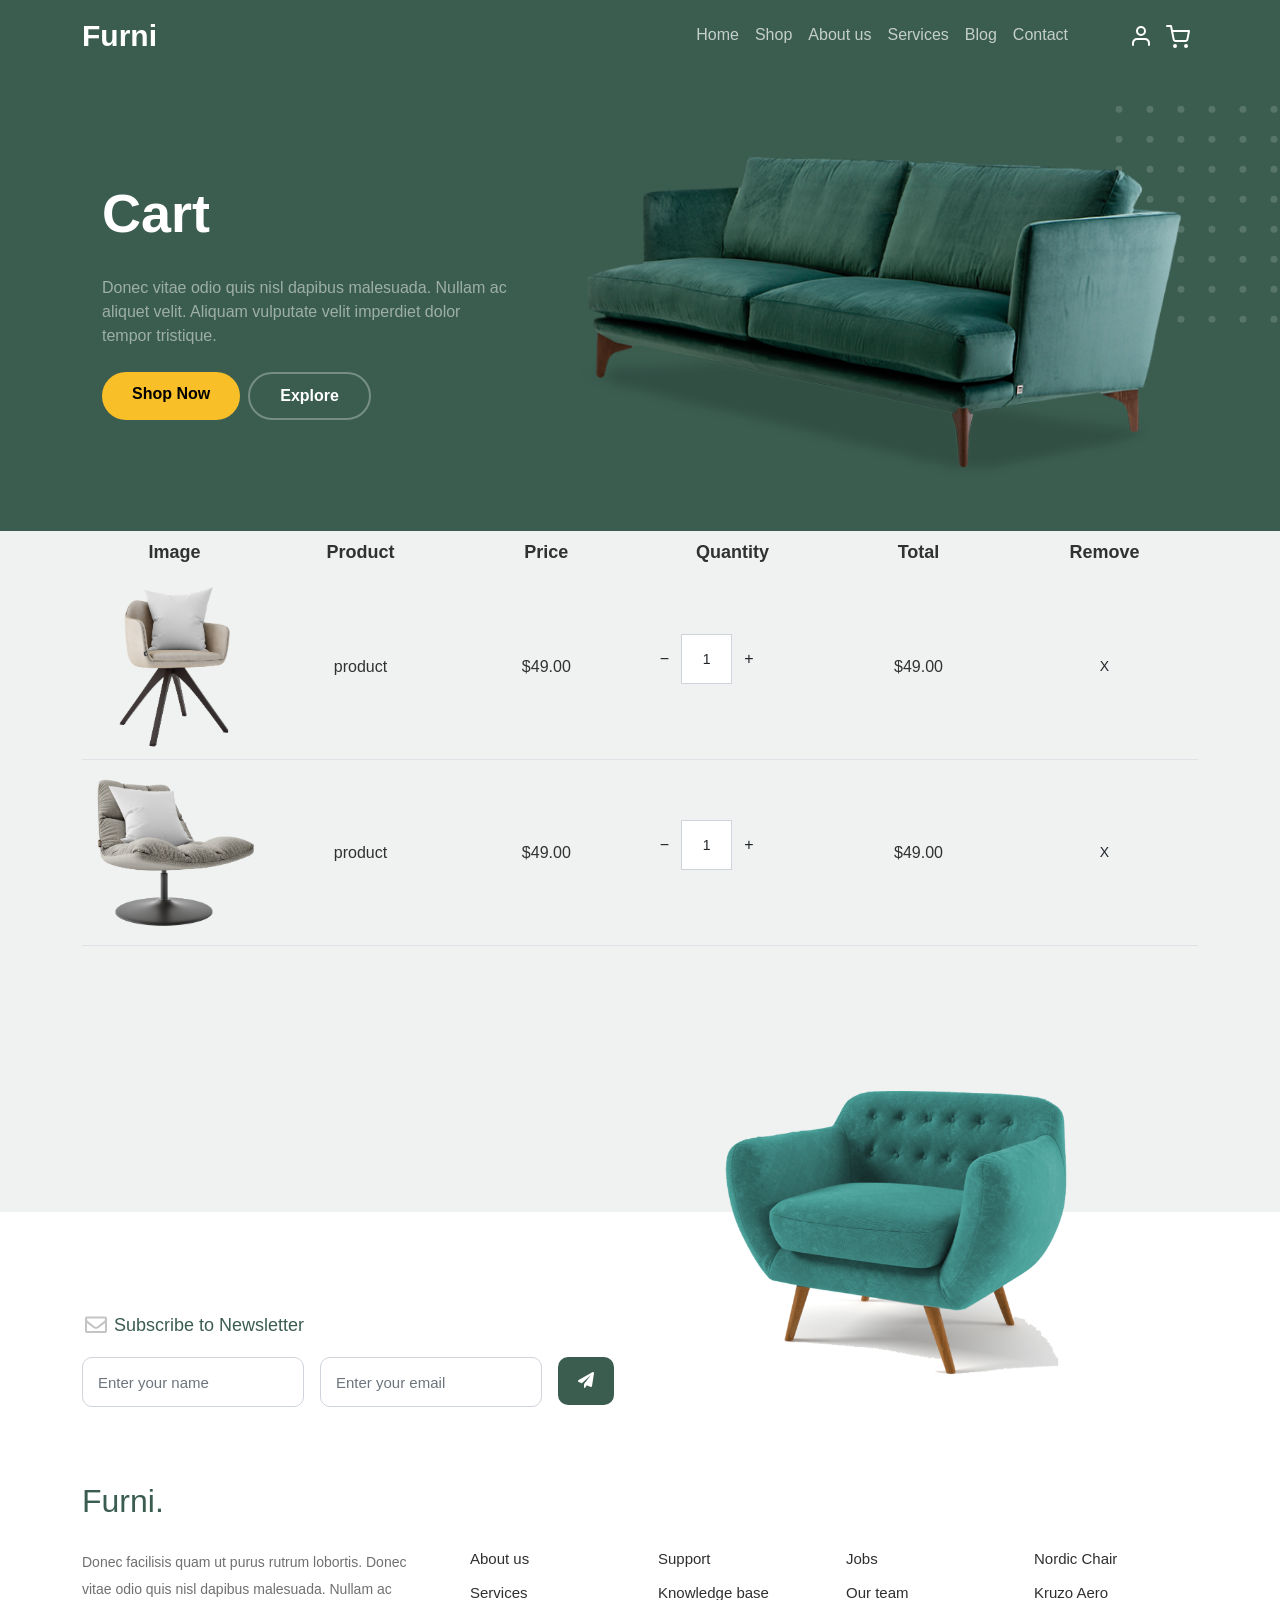
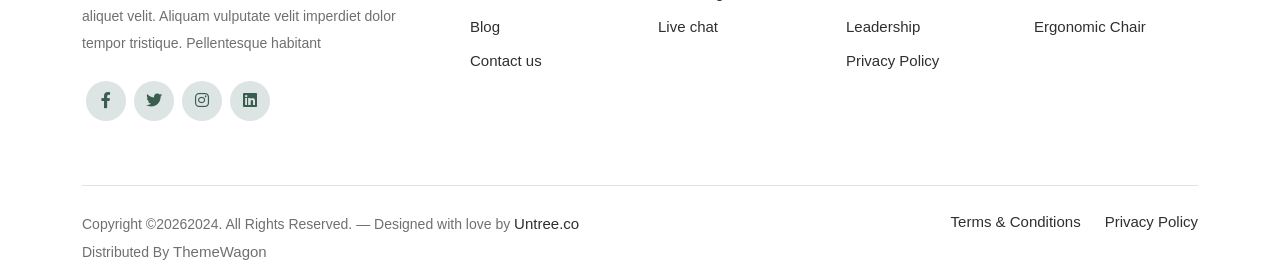
<file: cart.html>
<!DOCTYPE html>
<html lang="en">

<head>
    <meta charset="UTF-8">
    <meta http-equiv="X-UA-Compatible" content="IE=edge">
    <meta name="viewport" content="width=device-width, initial-scale=1.0">
    <title>Furni-Cart</title>
    <link rel="shortcut icon" href="images/favicon.png">
    <link rel="stylesheet" href="css/all.min.css">
    <link rel="stylesheet" href="css/bootstrap.min.css">
    <link rel="stylesheet" href="https://unpkg.com/aos@next/dist/aos.css" />
    <link rel="stylesheet" href="css/owl.carousel.min.css">
    <link rel="stylesheet" href="css/owl.theme.default.css">
    <link rel="stylesheet" href="css/owl.carousel.min.css">
    <link rel="stylesheet" href="css/style.css">
</head>

<body>
    <header>
        
        <nav class="navbar navbar-expand-lg  ">
            <div class="container">
             	<a class="navbar-brand" href="#">
					Furni
				</a>
              <button class="navbar-toggler" type="button" data-bs-toggle="collapse" data-bs-target="#navbarSupportedContent" aria-controls="navbarSupportedContent" aria-expanded="false" aria-label="Toggle navigation">
                <span class="navbar-toggler-icon"></span>
              </button>
              <div class="collapse navbar-collapse" id="navbarSupportedContent">
                <ul class="custom-navbar-nav  navbar-nav ms-auto mb-2 mb-lg-0">
                <li class="nav-item active">
					<a class="nav-link" href="index.html">Home</a>
				</li>
				<li class="nav-item">
					<a class="nav-link" href="index.html">Shop</a>
				</li>
				<li class="nav-item">
					<a class="nav-link" href="index.html">About us</a>
				</li>
				<li class="nav-item">
					<a class="nav-link" href="index.html">Services</a>
				</li>
				<li class="nav-item">
					<a class="nav-link" href="index.html">Blog</a>
				</li>
				<li class="nav-item">
					<a class="nav-link" href="index.html">Contact</a>
				</li>
                </ul>
				<ul class="custom-navbar-cta navbar-nav mb-2 mb-md-0 ms-5">
					<li class="nav-item">
						<a class="nav-link" href="#"><img src="images/user.svg"></a>
					</li>
					<li class="nav-item">
						<a class="nav-link" href="cart.html"><img src="images/cart.svg"></a>
					</li>
				</ul>
              </div>
            </div>
        </nav>
    </header>
    
    <main>
        <div class="sec1">
            <div class="container">
                <div class="row">
                    <div class="col-lg-5">
                        <div class="cont">
                            <h1>
                                Cart
                            </h1>
                            <p class="mb-4">Donec vitae odio quis nisl dapibus malesuada. Nullam ac aliquet velit. Aliquam vulputate velit imperdiet dolor tempor tristique.</p>
                            <div class="button_G">
                                <a href="shop.html" class="btn btn-secondary me-2">Shop Now</a>
                                <a href="about.html" class="btn btn-white-outline">Explore</a>
                            </div>
                        </div>
                    </div>
                    <div class="col-lg-7">
                        <div class="img_sec1">
                            <img src="images/couch.png" alt="">
                        </div>
                    </div>
                </div>
            </div>
        </div> 
		<div class="cart">
			<div class="container">
				<div class="row">
					<form class="col-md-12" method="post">
						<div class="site-blocks-table">
							<table class="table">
								<thead>
									<tr>
										<th>Image</th>
										<th>Product	</th>
										<th>Price</th>
										<th>Quantity</th>
										<th>Total</th>
										<th>Remove</th>
									</tr>
								</thead>
								<tbody>
									<tr>
										<td>
											<img src="images/product-1.png" alt="Image" class="img-fluid">
										</td>
										<td>
											product
										</td>
										<td>
											$49.00
										</td>
										<td>
											<div class="input-group mb-3 d-flex align-items-center quantity-container" style="max-width: 120px;">
												<div class="input-group-prepend">
												  <button class="btn btn-outline-black decrease" type="button">−</button>
												</div>
												<input type="text" class="form-control text-center quantity-amount" value="1" placeholder="" aria-label="Example text with button addon" aria-describedby="button-addon1">
												<div class="input-group-append">
												  <button class="btn btn-outline-black increase" type="button">+</button>
												</div>
											</div>
										</td>
										<td>
											$49.00
										</td>
										<td>
											<a href="#" class="btn btn-black btn-sm">X</a>
										</td>
									</tr>
									<tr>
										<td>
											<img src="images/product-2.png" alt="Image" class="img-fluid">
										</td>
										<td>
											product
										</td>
										<td>
											$49.00
										</td>
										<td>
											<div class="input-group mb-3 d-flex align-items-center quantity-container" style="max-width: 120px;">
												<div class="input-group-prepend">
												  <button class="btn btn-outline-black decrease" type="button">−</button>
												</div>
												<input type="text" class="form-control text-center quantity-amount" value="1" placeholder="" aria-label="Example text with button addon" aria-describedby="button-addon1">
												<div class="input-group-append">
												  <button class="btn btn-outline-black increase" type="button">+</button>
												</div>
											</div>
										</td>
										<td>
											$49.00
										</td>
										<td>
											<a href="#" class="btn btn-black btn-sm">X</a>
										</td>
									</tr>
								</tbody>
							</table>
						</div>
					</form>
				</div>
			</div>
			
		</div>
    </main>


    <footer>
        <div class="sofa-img">
            <img src="images/sofa.png" alt="Image" class="img-fluid">
        </div>
        <div class="container">
            <div class="footer_sec1">
                <div class="row">
                    <div class="col-lg-8">
						<div class="subscription-form">
							<h3 class="d-flex align-items-center"><span class="me-1"><img src="images/envelope-outline.svg" alt="Image" class="img-fluid"></span><span>Subscribe to Newsletter</span></h3>

							<form action="#" class="row g-3">
								<div class="col-auto">
									<input type="text" class="form-control" placeholder="Enter your name">
								</div>
								<div class="col-auto">
									<input type="email" class="form-control" placeholder="Enter your email">
								</div>
								<div class="col-auto">
									<button class="btn btn-primary">
										<span class="fa fa-paper-plane"></span>
									</button>
								</div>
							</form>

						</div>
					</div>
                </div>
            </div>

            <div class="footer_sec2">
                <div class="row g-5 mb-5">
					<div class="col-lg-4">
						<div class="mb-4 footer-logo-wrap">
                            <a href="#" class="footer-logo">Furni<span>.</span></a>
                        </div>
						<p class="mb-4">Donec facilisis quam ut purus rutrum lobortis. Donec vitae odio quis nisl dapibus malesuada. Nullam ac aliquet velit. Aliquam vulputate velit imperdiet dolor tempor tristique. Pellentesque habitant</p>

						<ul class="list-unstyled custom-social">
							<li><a href="#"><span class="fa fa-brands fa-facebook-f"></span></a></li>
							<li><a href="#"><span class="fa fa-brands fa-twitter"></span></a></li>
							<li><a href="#"><span class="fa fa-brands fa-instagram"></span></a></li>
							<li><a href="#"><span class="fa fa-brands fa-linkedin"></span></a></li>
						</ul>
					</div>

					<div class="col-lg-8">
						<div class="row links-wrap">
							<div class="col-6 col-sm-6 col-md-3">
								<ul class="list-unstyled">
									<li><a href="#">About us</a></li>
									<li><a href="#">Services</a></li>
									<li><a href="#">Blog</a></li>
									<li><a href="#">Contact us</a></li>
								</ul>
							</div>

							<div class="col-6 col-sm-6 col-md-3">
								<ul class="list-unstyled">
									<li><a href="#">Support</a></li>
									<li><a href="#">Knowledge base</a></li>
									<li><a href="#">Live chat</a></li>
								</ul>
							</div>

							<div class="col-6 col-sm-6 col-md-3">
								<ul class="list-unstyled">
									<li><a href="#">Jobs</a></li>
									<li><a href="#">Our team</a></li>
									<li><a href="#">Leadership</a></li>
									<li><a href="#">Privacy Policy</a></li>
								</ul>
							</div>

							<div class="col-6 col-sm-6 col-md-3">
								<ul class="list-unstyled">
									<li><a href="#">Nordic Chair</a></li>
									<li><a href="#">Kruzo Aero</a></li>
									<li><a href="#">Ergonomic Chair</a></li>
								</ul>
							</div>
						</div>
					</div>

				</div>
            </div>
            <div class="footer_sec3">
                <div class="border-top copyright">
					<div class="row pt-4">
						<div class="col-lg-6">
							<p class="mb-2 text-center text-lg-start">Copyright ©<script>document.write(new Date().getFullYear());</script>2024. All Rights Reserved. — Designed with love by <a href="https://untree.co">Untree.co</a> Distributed By <a hreff="https://themewagon.com">ThemeWagon</a>  <!-- License information: https://untree.co/license/ -->
            </p>
						</div>

						<div class="col-lg-6 text-center text-lg-end">
							<ul class="list-unstyled d-inline-flex ms-auto">
								<li class="me-4"><a href="#">Terms &amp; Conditions</a></li>
								<li><a href="#">Privacy Policy</a></li>
							</ul>
						</div>

					</div>
				</div>
            </div>
        </div>
    </footer> 

    <script src="js/bootstrap.bundle.min.js"></script>
    <script src="https://unpkg.com/aos@next/dist/aos.js"></script>
    <script src="js/jquery-3.6.0.min.js"></script>
    <script src="js/owl.carousel.min.js"></script>
    <script src="js/script.js"></script>
</body>

</html>
</file>
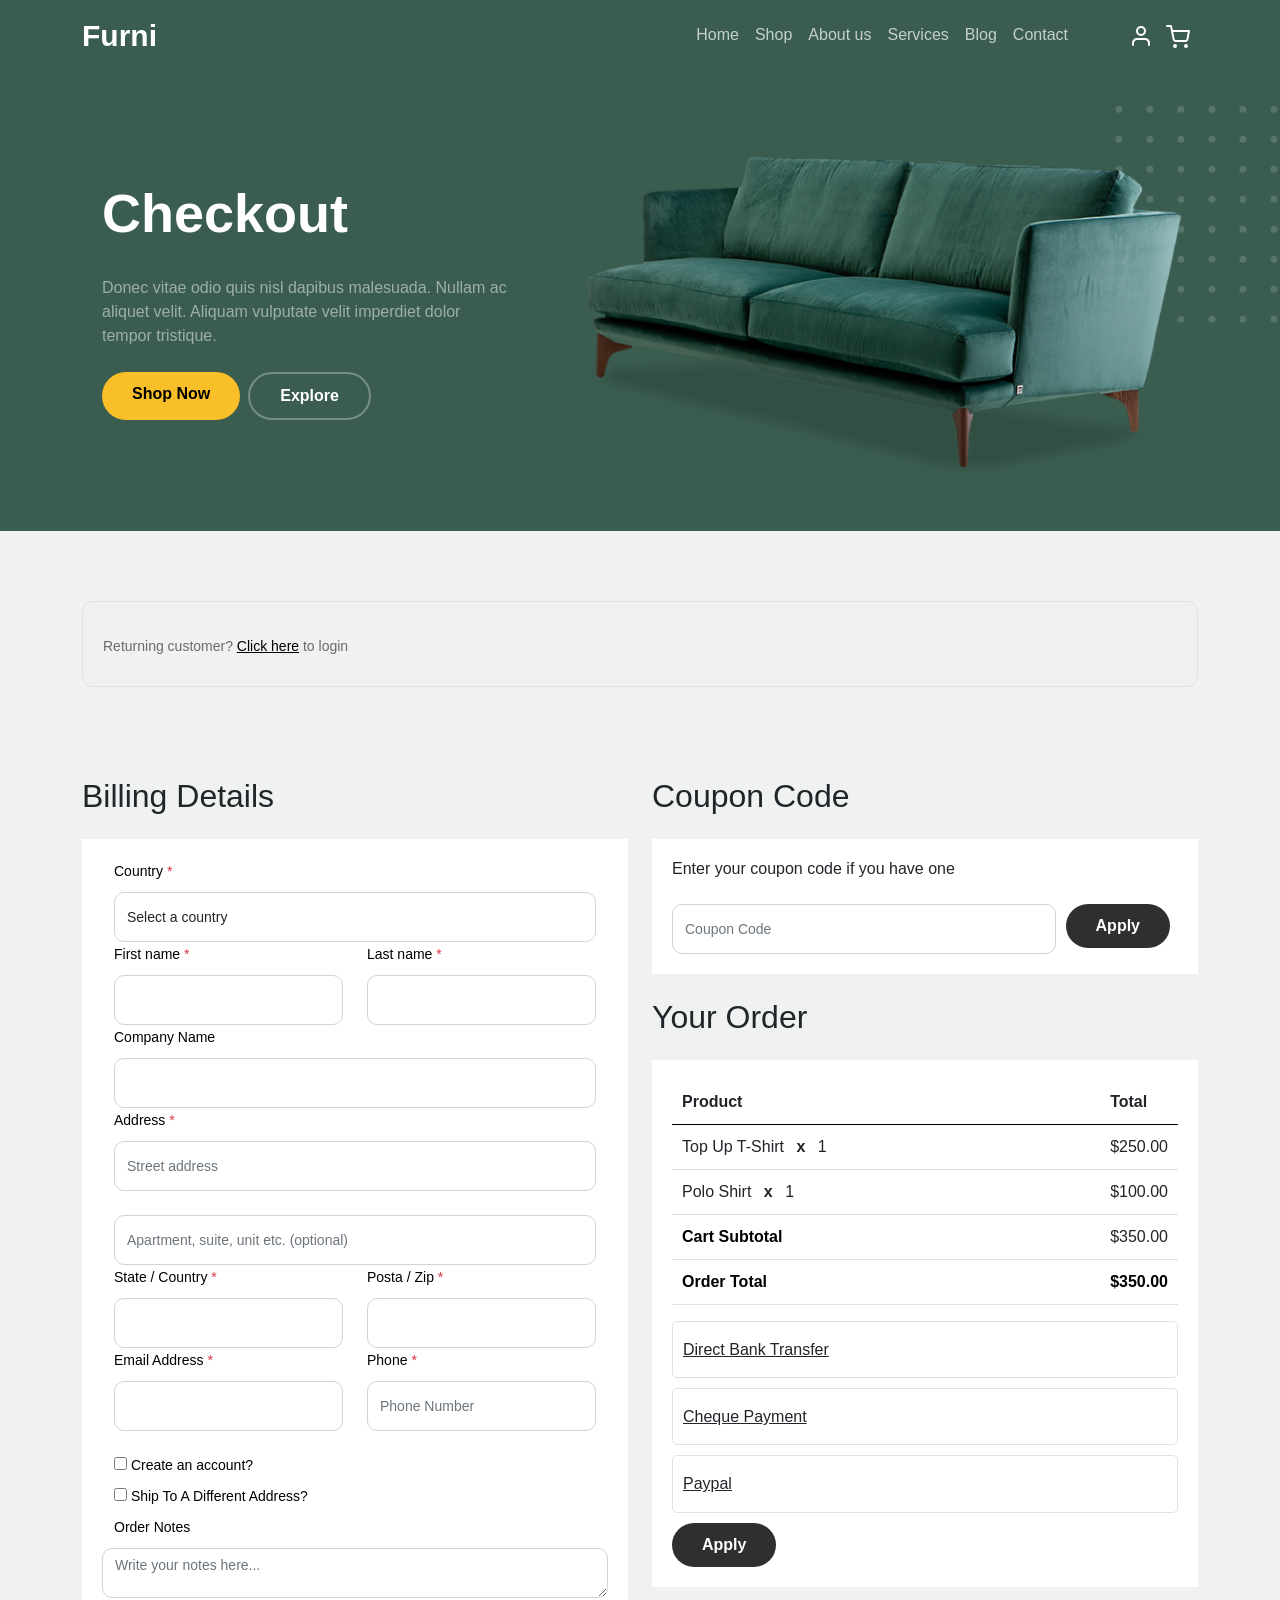
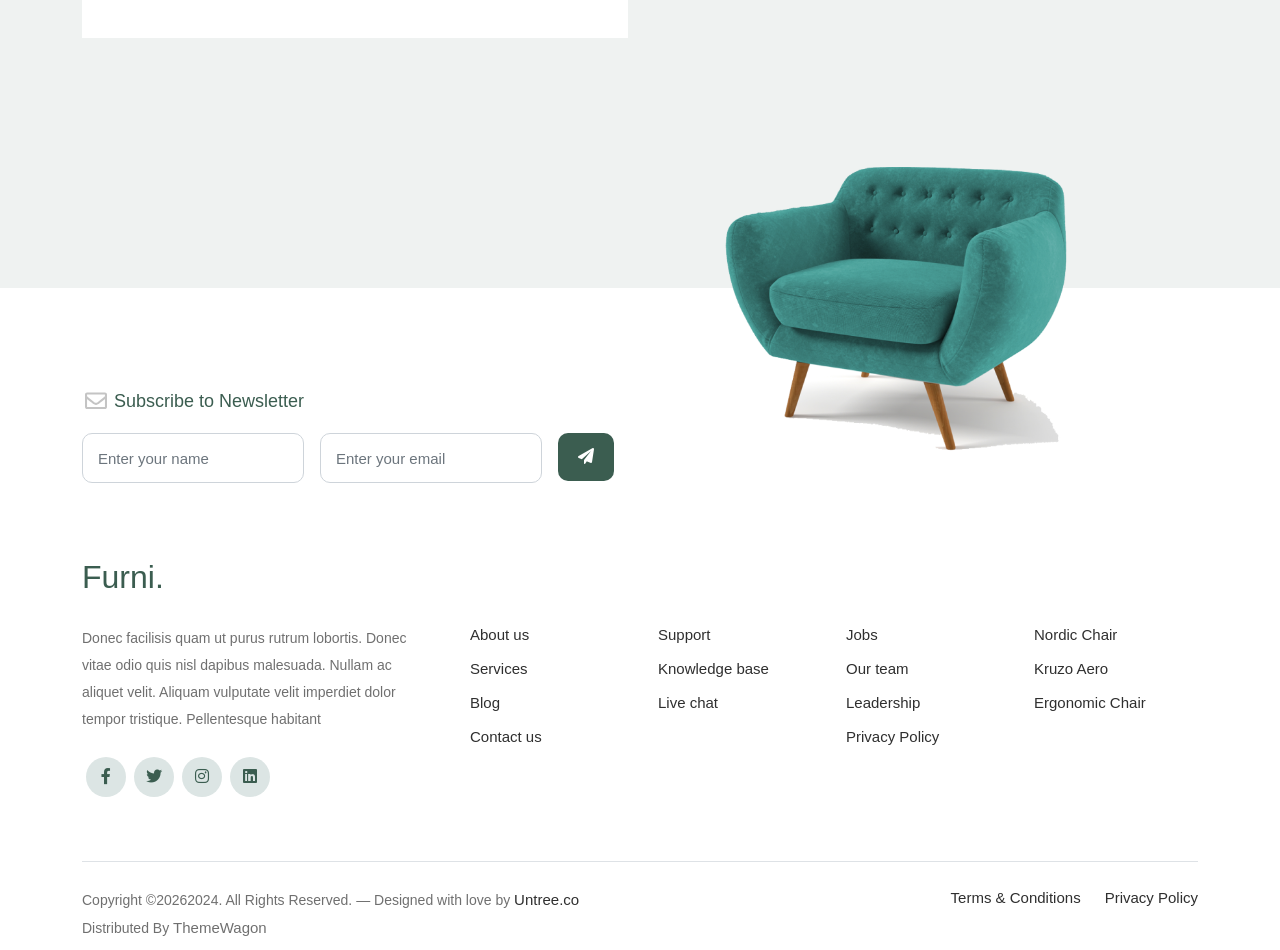
<file: Checkout.html>
<!DOCTYPE html>
<html lang="en">

<head>
    <meta charset="UTF-8">
    <meta http-equiv="X-UA-Compatible" content="IE=edge">
    <meta name="viewport" content="width=device-width, initial-scale=1.0">
    <title>Furni-Checkout</title>
    <link rel="shortcut icon" href="images/favicon.png">
    <link rel="stylesheet" href="css/all.min.css">
    <link rel="stylesheet" href="css/bootstrap.min.css">
    <link rel="stylesheet" href="https://unpkg.com/aos@next/dist/aos.css" />
    <link rel="stylesheet" href="css/owl.carousel.min.css">
    <link rel="stylesheet" href="css/owl.theme.default.css">
    <link rel="stylesheet" href="css/owl.carousel.min.css">
    <link rel="stylesheet" href="css/style.css">
</head>

<body>
    <header>
        
		<nav class="navbar navbar-expand-lg  ">
            <div class="container">
             	<a class="navbar-brand" href="#">
					Furni
				</a>
              <button class="navbar-toggler" type="button" data-bs-toggle="collapse" data-bs-target="#navbarSupportedContent" aria-controls="navbarSupportedContent" aria-expanded="false" aria-label="Toggle navigation">
                <span class="navbar-toggler-icon"></span>
              </button>
              <div class="collapse navbar-collapse" id="navbarSupportedContent">
                <ul class="custom-navbar-nav  navbar-nav ms-auto mb-2 mb-lg-0">
                <li class="nav-item active">
					<a class="nav-link" href="index.html">Home</a>
				</li>
				<li class="nav-item">
					<a class="nav-link" href="index.html">Shop</a>
				</li>
				<li class="nav-item">
					<a class="nav-link" href="index.html">About us</a>
				</li>
				<li class="nav-item">
					<a class="nav-link" href="index.html">Services</a>
				</li>
				<li class="nav-item">
					<a class="nav-link" href="index.html">Blog</a>
				</li>
				<li class="nav-item">
					<a class="nav-link" href="index.html">Contact</a>
				</li>
                </ul>
				<ul class="custom-navbar-cta navbar-nav mb-2 mb-md-0 ms-5">
					<li class="nav-item">
						<a class="nav-link" href="#"><img src="images/user.svg"></a>
					</li>
					<li class="nav-item">
						<a class="nav-link" href="cart.html"><img src="images/cart.svg"></a>
					</li>
				</ul>
              </div>
            </div>
        </nav>
    </header>
    
    <main>
        <div class="sec1">
            <div class="container">
                <div class="row">
                    <div class="col-lg-5">
                        <div class="cont">
                            <h1>
                                Checkout
                            </h1>
                            <p class="mb-4">Donec vitae odio quis nisl dapibus malesuada. Nullam ac aliquet velit. Aliquam vulputate velit imperdiet dolor tempor tristique.</p>
                            <div class="button_G">
                                <a href="shop.html" class="btn btn-secondary me-2">Shop Now</a>
                                <a href="about.html" class="btn btn-white-outline">Explore</a>
                            </div>
                        </div>
                    </div>
                    <div class="col-lg-7">
                        <div class="img_sec1">
                            <img src="images/couch.png" alt="">
                        </div>
                    </div>
                </div>
            </div>
        </div>
		<div class="Checkout">
			<div class="container">
				<div class="customer">
					<p>
						Returning customer? 
						<a href="">Click here</a>
						to login
					</p>
				</div>
				<div class="Checkoutsec">
					<div class="row">
						<div class="col-md-6">
							<div class="form">
								<h2 class="my-4">Billing Details</h2>
								<div class="fromsec">
									<div class="row justify-content-center">
										<div class="form-group row">
											<div class="col-12">
											<label class="text-black" for="c_country">Country 
												<span class="text-danger">*</span>
											</label>
											<select id="c_country" class="form-control">
												<option value="1">Select a country</option>    
												<option value="2">bangladesh</option>    
												<option value="3">Algeria</option>    
												<option value="4">Afghanistan</option>    
												<option value="5">Ghana</option>    
												<option value="6">Albania</option>    
												<option value="7">Bahrain</option>    
												<option value="8">Colombia</option>    
												<option value="9">Dominican Republic</option>    
											  </select>
											</div>
										</div>
										<div class="form-group row">
											<div class="col-md-6">
												<label class="text-black" for="fname">First name
													<span class="text-danger">*</span>
												</label>
												<input type="text" class="form-control" id="fname">
											</div>
											<div class="col-md-6">
												<label class="text-black" for="fname">Last name
													<span class="text-danger">*</span>
												</label>
												<input type="text" class="form-control" id="lname">
											</div>
										</div>
										<div class="form-group row">
											<div class="col-12">
												<label class="text-black" for="c_companyname">Company Name </label>
												<input type="text" class="form-control" id="c_companyname">
											</div>
										</div>
										<div class="form-group row">
											<div class="col-12">
												<label for="c_address" class="text-black">Address 
													<span class="text-danger">*</span>
												</label>
												<input type="text" class="form-control" id="c_address" name="c_address" placeholder="Street address">
											</div>
										</div>
										<div class="form-group row mt-4">
											<div class="col-12">
												<input type="text" class="form-control" placeholder="Apartment, suite, unit etc. (optional)">
											</div>
										</div>
										<div class="form-group row">
											<div class="col-md-6">
												<label for="c_state_country" class="text-black">State / Country
													<span class="text-danger">*</span>
												</label>
												<input type="text" class="form-control" id="c_state_country" name="c_state_country">
											</div>
											<div class="col-md-6">
												<label for="c_postal_zip" class="text-black">Posta / Zip 
													<span class="text-danger">*</span>
												</label>
												<input type="text" class="form-control" id="c_postal_zip" name="c_postal_zip">
											</div>
										</div>
										<div class="form-group row">
											<div class="col-md-6">
											<label for="c_email_address" class="text-black">Email Address 
												<span class="text-danger">*</span>
											</label>
											<input type="text" class="form-control" id="c_email_address" name="c_email_address">
										</div>
										<div class="col-md-6">
											<label for="c_phone" class="text-black">Phone 
												<span class="text-danger">*</span>
											</label>
											<input type="text" class="form-control" id="c_phone" name="c_phone" placeholder="Phone Number">
										</div>
										</div>
										<div class="form-group row mt-4">
											<label for="c_create_account" class="text-black collapsed" data-bs-toggle="collapse" href="#create_an_account" role="button" aria-expanded="false" aria-controls="create_an_account">
												<input type="checkbox" value="1" id="c_create_account"> Create an account?
											</label>
											<div class="collapse" id="create_an_account" style="">
											  <div class="py-2 mb-4">
												<p class="mb-3">Create an account by entering the information below. If you are a returning customer please login at the top of the page.</p>
												<div class="form-group">
												  <label for="c_account_password" class="text-black">Account Password</label>
												  <input type="email" class="form-control" id="c_account_password" name="c_account_password" placeholder="">
												</div>
											  </div>
											</div>
										</div>
										<div class="form-group row">
											<label for="c_ship_different_address" class="text-black" data-bs-toggle="collapse" href="#ship_different_address" role="button" aria-expanded="false" aria-controls="ship_different_address"><input type="checkbox" value="1" id="c_ship_different_address"> Ship To A Different Address?</label>
											<div class="collapse" id="ship_different_address">
											  <div class="py-2">
					  
												<div class="form-group">
												  <label for="c_diff_country" class="text-black">Country <span class="text-danger">*</span></label>
												  <select id="c_diff_country" class="form-control">
													<option value="1">Select a country</option>    
													<option value="2">bangladesh</option>    
													<option value="3">Algeria</option>    
													<option value="4">Afghanistan</option>    
													<option value="5">Ghana</option>    
													<option value="6">Albania</option>    
													<option value="7">Bahrain</option>    
													<option value="8">Colombia</option>    
													<option value="9">Dominican Republic</option>    
												  </select>
												</div>
					  
					  
												<div class="form-group row">
												  <div class="col-md-6">
													<label for="c_diff_fname" class="text-black">First Name <span class="text-danger">*</span></label>
													<input type="text" class="form-control" id="c_diff_fname" name="c_diff_fname">
												  </div>
												  <div class="col-md-6">
													<label for="c_diff_lname" class="text-black">Last Name <span class="text-danger">*</span></label>
													<input type="text" class="form-control" id="c_diff_lname" name="c_diff_lname">
												  </div>
												</div>
					  
												<div class="form-group row">
												  <div class="col-md-12">
													<label for="c_diff_companyname" class="text-black">Company Name </label>
													<input type="text" class="form-control" id="c_diff_companyname" name="c_diff_companyname">
												  </div>
												</div>
					  
												<div class="form-group row  mb-3">
												  <div class="col-md-12">
													<label for="c_diff_address" class="text-black">Address <span class="text-danger">*</span></label>
													<input type="text" class="form-control" id="c_diff_address" name="c_diff_address" placeholder="Street address">
												  </div>
												</div>
					  
												<div class="form-group">
												  <input type="text" class="form-control" placeholder="Apartment, suite, unit etc. (optional)">
												</div>
					  
												<div class="form-group row">
												  <div class="col-md-6">
													<label for="c_diff_state_country" class="text-black">State / Country <span class="text-danger">*</span></label>
													<input type="text" class="form-control" id="c_diff_state_country" name="c_diff_state_country">
												  </div>
												  <div class="col-md-6">
													<label for="c_diff_postal_zip" class="text-black">Posta / Zip <span class="text-danger">*</span></label>
													<input type="text" class="form-control" id="c_diff_postal_zip" name="c_diff_postal_zip">
												  </div>
												</div>
					  
												<div class="form-group row mb-5">
												  <div class="col-md-6">
													<label for="c_diff_email_address" class="text-black">Email Address <span class="text-danger">*</span></label>
													<input type="text" class="form-control" id="c_diff_email_address" name="c_diff_email_address">
												  </div>
												  <div class="col-md-6">
													<label for="c_diff_phone" class="text-black">Phone <span class="text-danger">*</span></label>
													<input type="text" class="form-control" id="c_diff_phone" name="c_diff_phone" placeholder="Phone Number">
												  </div>
												</div>
					  
											  </div>
					  
											</div>
										</div>
										<div class="form-group row">
											<label for="c_order_notes" class="text-black">Order Notes</label>
											<textarea name="c_order_notes" id="c_order_notes" cols="30" rows="5" class="form-control" placeholder="Write your notes here..."></textarea>
										  </div>
									</div>
								</div>
								
							</div>
						</div>
						<div class="col-md-6">
							<div class="couponCode">
								<h2 class="my-4">Coupon Code</h2>
								<div class="contCoupon">
									<h6>Enter your coupon code if you have one</h6>
									<div class="apply w-80">
										<input type="text" class="form-control" placeholder="Coupon Code">
										<div class="button_G">
											<a href="" class="btn btn-secondary me-2">Apply</a>
										</div>
									</div>
								</div>
							</div>
							<div class="yourOrder">
								<h2 class="my-4">Your Order</h2>
								<div class="contOrder">
									<div class="table">
										<table>
											<thead>
												<tr class="titelTable">
													<th>Product</th>
													<th>Total</th>
												</tr>
											</thead>
											<tbody>
												<tr class="contTable">
													<th>Top Up T-Shirt 
														<strong class="mx-2">x</strong>
														1
													</th>
													<th>$250.00</th>
												</tr>
												<tr class="contTable">
													<th>
														Polo Shirt 
														<strong class="mx-2">x</strong>
														1
													</th>
													<th>$100.00</th>
												</tr>
												<tr class="contTable">
													<th class="text-black font_bold">Cart Subtotal</th>
													<th>$350.00</th>
												</tr>
												<tr class="contTable">
													<th class="text-black font_bold">Order Total</th>
													<th class="text-black font_bold">$350.00</th>
												</tr>
											</tbody>
										</table>
									</div>
									<div class="bankTransfer collapse_sec">
										<div class="accordion-item" >
											<h2 class="accordion-header" id="headingOne" >
												<a type="button" class="accordion-button py-2 collapsed" data-bs-toggle="collapse" data-bs-target="#collapse1" aria-expanded="false">Direct Bank Transfer</a>
											</h2>
											<div id="collapse1" class="accordion-collapse collapse" data-bs-parent="#myAccordion" >
												<div class="card-body ">
													<p class="px-3">Make your payment directly into our bank account. Please use your Order ID as the payment reference. Your order won’t be shipped until the funds have cleared in our account.
													</p>
												</div>
											</div>
										</div>
									</div>
									<div class="payment collapse_sec">
										<div class="accordion-item" >
											<h2 class="accordion-header" id="headingOne" >
												<a type="button" class="accordion-button py-2 collapsed" data-bs-toggle="collapse" data-bs-target="#collapse2" aria-expanded="false">Cheque Payment</a>
											</h2>
											<div id="collapse2" class="accordion-collapse collapse" data-bs-parent="#myAccordion" >
												<div class="card-body ">
													<p class="px-3">Make your payment directly into our bank account. Please use your Order ID as the payment reference. Your order won’t be shipped until the funds have cleared in our account.
													</p>
												</div>
											</div>
										</div>
									</div>
									<div class="paypal collapse_sec">
										<div class="accordion-item" >
											<h2 class="accordion-header" id="headingOne" >
												<a type="button" class="accordion-button py-2 collapsed" data-bs-toggle="collapse" data-bs-target="#collapse3" aria-expanded="false">Paypal</a>
											</h2>
											<div id="collapse3" class="accordion-collapse collapse" data-bs-parent="#myAccordion" >
												<div class="card-body ">
													<p class="px-3">Make your payment directly into our bank account. Please use your Order ID as the payment reference. Your order won’t be shipped until the funds have cleared in our account.
													</p>
												</div>
											</div>
										</div>
									</div>
									<div class="button_G">
										<a href="" class="btn btn-secondary me-2">Apply</a>
									</div>
								</div>
							</div>
						</div>
					</div>
				</div>
			</div>
		</div>
    </main>


    <footer>
        <div class="sofa-img">
            <img src="images/sofa.png" alt="Image" class="img-fluid">
        </div>
        <div class="container">
            <div class="footer_sec1">
                <div class="row">
                    <div class="col-lg-8">
						<div class="subscription-form">
							<h3 class="d-flex align-items-center"><span class="me-1"><img src="images/envelope-outline.svg" alt="Image" class="img-fluid"></span><span>Subscribe to Newsletter</span></h3>

							<form action="#" class="row g-3">
								<div class="col-auto">
									<input type="text" class="form-control" placeholder="Enter your name">
								</div>
								<div class="col-auto">
									<input type="email" class="form-control" placeholder="Enter your email">
								</div>
								<div class="col-auto">
									<button class="btn btn-primary">
										<span class="fa fa-paper-plane"></span>
									</button>
								</div>
							</form>

						</div>
					</div>
                </div>
            </div>

            <div class="footer_sec2">
                <div class="row g-5 mb-5">
					<div class="col-lg-4">
						<div class="mb-4 footer-logo-wrap">
                            <a href="#" class="footer-logo">Furni<span>.</span></a>
                        </div>
						<p class="mb-4">Donec facilisis quam ut purus rutrum lobortis. Donec vitae odio quis nisl dapibus malesuada. Nullam ac aliquet velit. Aliquam vulputate velit imperdiet dolor tempor tristique. Pellentesque habitant</p>

						<ul class="list-unstyled custom-social">
							<li><a href="#"><span class="fa fa-brands fa-facebook-f"></span></a></li>
							<li><a href="#"><span class="fa fa-brands fa-twitter"></span></a></li>
							<li><a href="#"><span class="fa fa-brands fa-instagram"></span></a></li>
							<li><a href="#"><span class="fa fa-brands fa-linkedin"></span></a></li>
						</ul>
					</div>

					<div class="col-lg-8">
						<div class="row links-wrap">
							<div class="col-6 col-sm-6 col-md-3">
								<ul class="list-unstyled">
									<li><a href="#">About us</a></li>
									<li><a href="#">Services</a></li>
									<li><a href="#">Blog</a></li>
									<li><a href="#">Contact us</a></li>
								</ul>
							</div>

							<div class="col-6 col-sm-6 col-md-3">
								<ul class="list-unstyled">
									<li><a href="#">Support</a></li>
									<li><a href="#">Knowledge base</a></li>
									<li><a href="#">Live chat</a></li>
								</ul>
							</div>

							<div class="col-6 col-sm-6 col-md-3">
								<ul class="list-unstyled">
									<li><a href="#">Jobs</a></li>
									<li><a href="#">Our team</a></li>
									<li><a href="#">Leadership</a></li>
									<li><a href="#">Privacy Policy</a></li>
								</ul>
							</div>

							<div class="col-6 col-sm-6 col-md-3">
								<ul class="list-unstyled">
									<li><a href="#">Nordic Chair</a></li>
									<li><a href="#">Kruzo Aero</a></li>
									<li><a href="#">Ergonomic Chair</a></li>
								</ul>
							</div>
						</div>
					</div>

				</div>
            </div>
            <div class="footer_sec3">
                <div class="border-top copyright">
					<div class="row pt-4">
						<div class="col-lg-6">
							<p class="mb-2 text-center text-lg-start">Copyright ©<script>document.write(new Date().getFullYear());</script>2024. All Rights Reserved. — Designed with love by <a href="https://untree.co">Untree.co</a> Distributed By <a hreff="https://themewagon.com">ThemeWagon</a>  <!-- License information: https://untree.co/license/ -->
            </p>
						</div>

						<div class="col-lg-6 text-center text-lg-end">
							<ul class="list-unstyled d-inline-flex ms-auto">
								<li class="me-4"><a href="#">Terms &amp; Conditions</a></li>
								<li><a href="#">Privacy Policy</a></li>
							</ul>
						</div>

					</div>
				</div>
            </div>
        </div>
    </footer> 

    <script src="js/bootstrap.bundle.min.js"></script>
    <script src="https://unpkg.com/aos@next/dist/aos.js"></script>
    <script src="js/jquery-3.6.0.min.js"></script>
    <script src="js/owl.carousel.min.js"></script>
    <script src="js/script.js"></script>
</body>

</html>
</file>
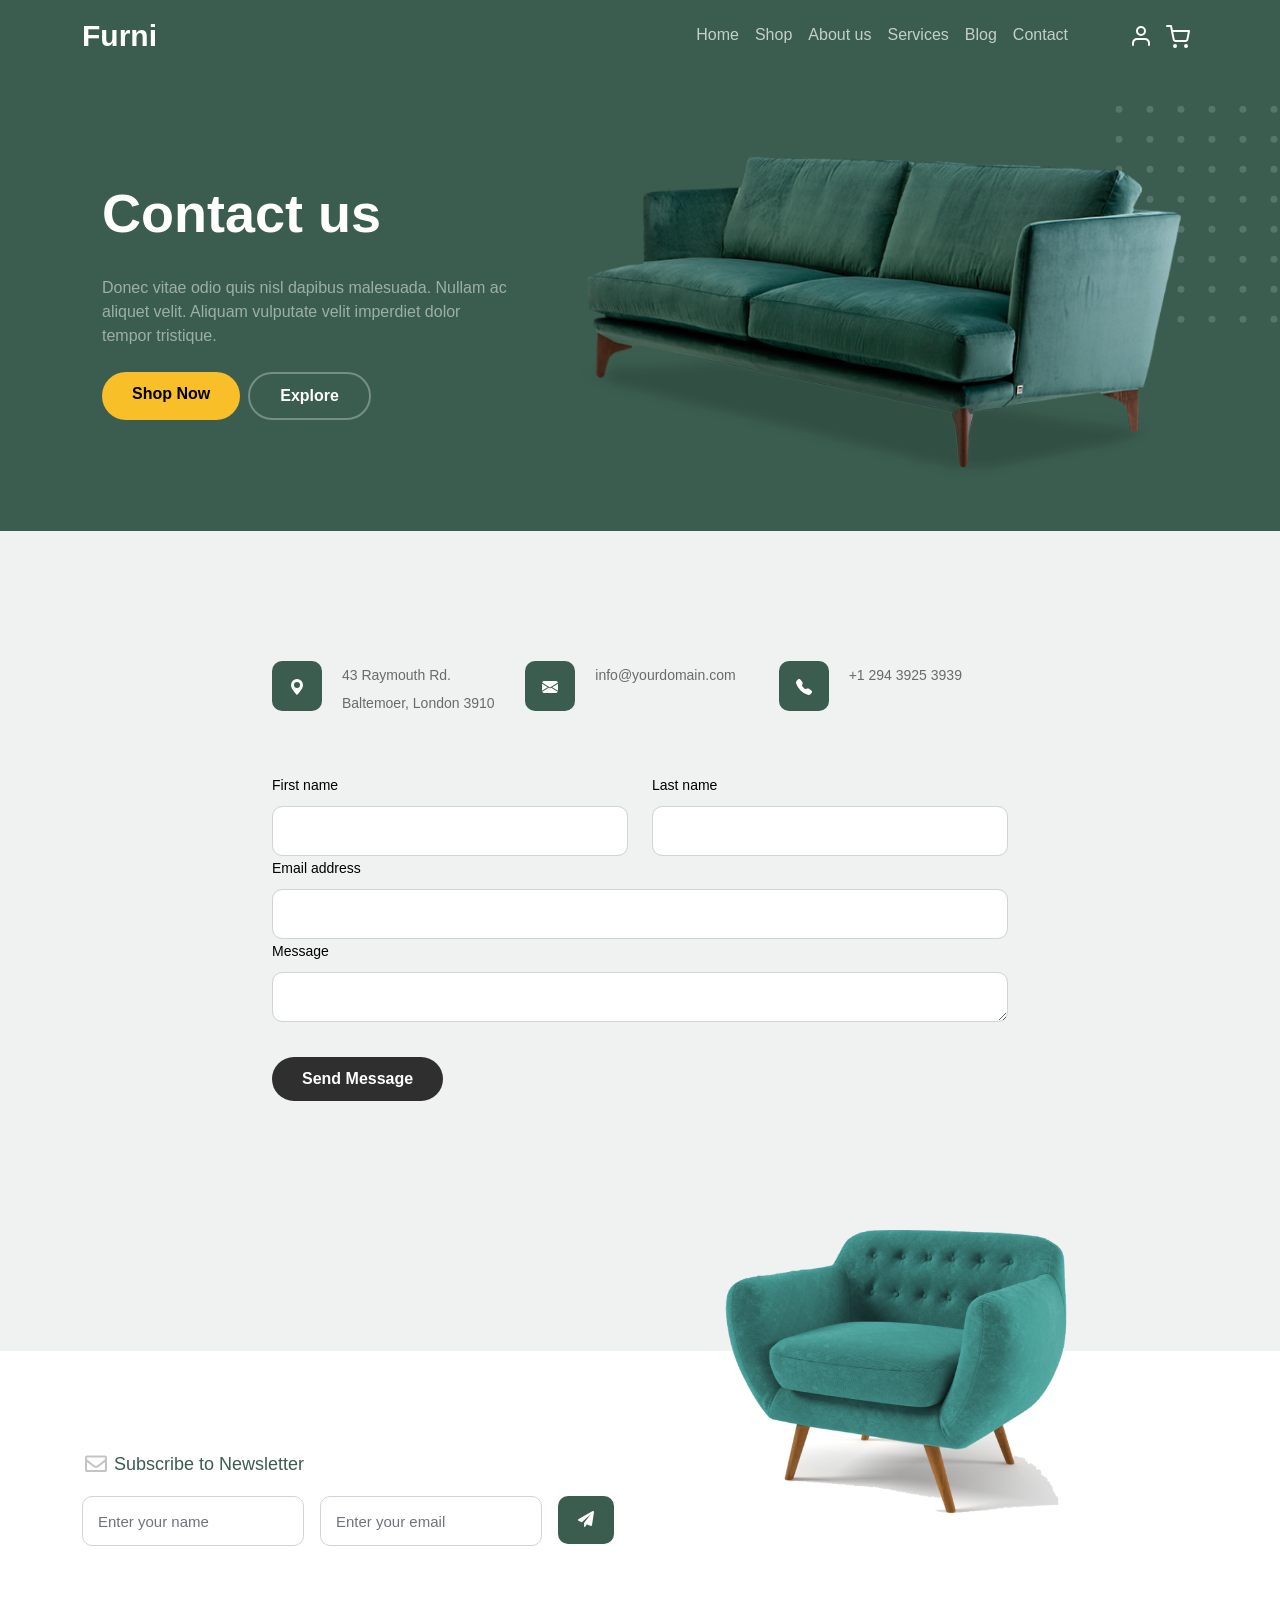
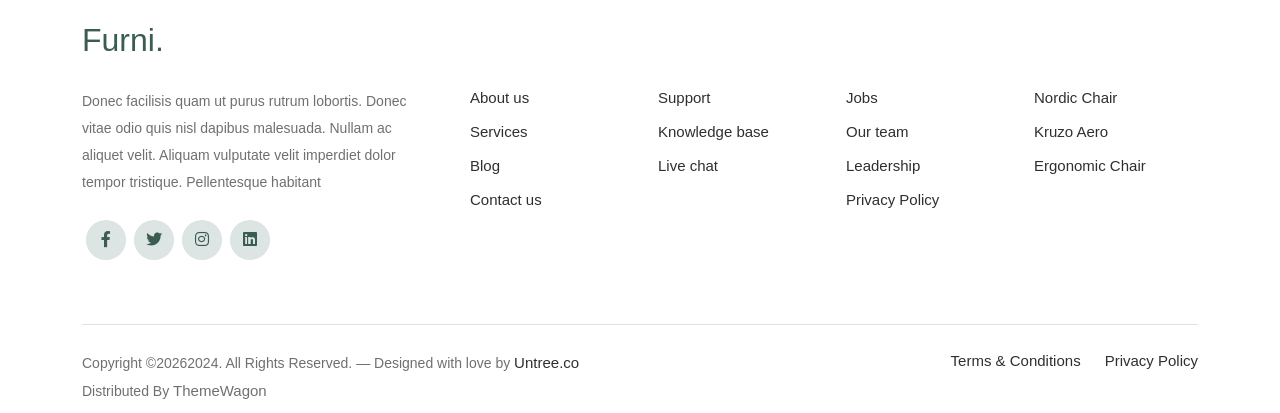
<file: contact.html>
<!DOCTYPE html>
<html lang="en">

<head>
    <meta charset="UTF-8">
    <meta http-equiv="X-UA-Compatible" content="IE=edge">
    <meta name="viewport" content="width=device-width, initial-scale=1.0">
    <title>Furni-Contact us</title>
    <link rel="shortcut icon" href="images/favicon.png">
    <link rel="stylesheet" href="css/all.min.css">
    <link rel="stylesheet" href="css/bootstrap.min.css">
    <link rel="stylesheet" href="https://unpkg.com/aos@next/dist/aos.css" />
    <link rel="stylesheet" href="css/owl.carousel.min.css">
    <link rel="stylesheet" href="css/owl.theme.default.css">
    <link rel="stylesheet" href="css/owl.carousel.min.css">
    <link rel="stylesheet" href="css/style.css">
</head>

<body>
    <header>
        <nav class="navbar navbar-expand-lg  ">
            <div class="container">
             	<a class="navbar-brand" href="#">
					Furni
				</a>
              <button class="navbar-toggler" type="button" data-bs-toggle="collapse" data-bs-target="#navbarSupportedContent" aria-controls="navbarSupportedContent" aria-expanded="false" aria-label="Toggle navigation">
                <span class="navbar-toggler-icon"></span>
              </button>
              <div class="collapse navbar-collapse" id="navbarSupportedContent">
                <ul class="custom-navbar-nav  navbar-nav ms-auto mb-2 mb-lg-0">
                <li class="nav-item active">
					<a class="nav-link" href="index.html">Home</a>
				</li>
				<li class="nav-item">
					<a class="nav-link" href="index.html">Shop</a>
				</li>
				<li class="nav-item">
					<a class="nav-link" href="index.html">About us</a>
				</li>
				<li class="nav-item">
					<a class="nav-link" href="index.html">Services</a>
				</li>
				<li class="nav-item">
					<a class="nav-link" href="index.html">Blog</a>
				</li>
				<li class="nav-item">
					<a class="nav-link" href="index.html">Contact</a>
				</li>
                </ul>
				<ul class="custom-navbar-cta navbar-nav mb-2 mb-md-0 ms-5">
					<li class="nav-item">
						<a class="nav-link" href="#"><img src="images/user.svg"></a>
					</li>
					<li class="nav-item">
						<a class="nav-link" href="cart.html"><img src="images/cart.svg"></a>
					</li>
				</ul>
              </div>
            </div>
          </nav>
    </header>
    
    <main>
        <div class="sec1">
            <div class="container">
                <div class="row">
                    <div class="col-lg-5">
                        <div class="cont">
                            <h1>
                                Contact us
                            </h1>
                            <p class="mb-4">Donec vitae odio quis nisl dapibus malesuada. Nullam ac aliquet velit. Aliquam vulputate velit imperdiet dolor tempor tristique.</p>
                            <div class="button_G">
                                <a href="shop.html" class="btn btn-secondary me-2">Shop Now</a>
                                <a href="about.html" class="btn btn-white-outline">Explore</a>
                            </div>
                        </div>
                    </div>
                    <div class="col-lg-7">
                        <div class="img_sec1">
                            <img src="images/couch.png" alt="">
                        </div>
                    </div>
                </div>
            </div>
        </div>
		<div class="cotactUs">
			<div class="container">
				<div class="row justify-content-center">
					<div class="col-lg-8 col-md-9">
						<div class="titelCont">
							<div class="row">
								<div class="col-lg-4 col-12">
									<div class="titelContsec">
										<div class="icon">
											<svg xmlns="http://www.w3.org/2000/svg" width="16" height="16" fill="currentColor" class="bi bi-geo-alt-fill" viewBox="0 0 16 16">
												<path d="M8 16s6-5.686 6-10A6 6 0 0 0 2 6c0 4.314 6 10 6 10zm0-7a3 3 0 1 1 0-6 3 3 0 0 1 0 6z"></path>
											  </svg>
										</div>
										<div class="cont">
											<p>43 Raymouth Rd. Baltemoer, London 3910</p>
										</div>
									</div>
									
								</div>
								<div class="col-lg-4 col-12">
									<div class="titelContsec">
										<div class="icon">
											<svg xmlns="http://www.w3.org/2000/svg" width="16" height="16" fill="currentColor" class="bi bi-envelope-fill" viewBox="0 0 16 16">
												<path d="M.05 3.555A2 2 0 0 1 2 2h12a2 2 0 0 1 1.95 1.555L8 8.414.05 3.555zM0 4.697v7.104l5.803-3.558L0 4.697zM6.761 8.83l-6.57 4.027A2 2 0 0 0 2 14h12a2 2 0 0 0 1.808-1.144l-6.57-4.027L8 9.586l-1.239-.757zm3.436-.586L16 11.801V4.697l-5.803 3.546z"></path>
											  </svg>
										</div>
										<div class="cont">
											<p>info@yourdomain.com</p>
										</div>
									</div>
									
								</div>
								<div class="col-lg-4 col-12">
									<div class="titelContsec">
										<div class="icon">
											<svg xmlns="http://www.w3.org/2000/svg" width="16" height="16" fill="currentColor" class="bi bi-telephone-fill" viewBox="0 0 16 16">
												<path fill-rule="evenodd" d="M1.885.511a1.745 1.745 0 0 1 2.61.163L6.29 2.98c.329.423.445.974.315 1.494l-.547 2.19a.678.678 0 0 0 .178.643l2.457 2.457a.678.678 0 0 0 .644.178l2.189-.547a1.745 1.745 0 0 1 1.494.315l2.306 1.794c.829.645.905 1.87.163 2.611l-1.034 1.034c-.74.74-1.846 1.065-2.877.702a18.634 18.634 0 0 1-7.01-4.42 18.634 18.634 0 0 1-4.42-7.009c-.362-1.03-.037-2.137.703-2.877L1.885.511z"></path>
											  </svg>
										</div>
										<div class="cont">
											<p>+1 294 3925 3939</p>
										</div>
									</div>
									
								</div>
							</div>
						</div>
						<div class="form">
							<div class="row">
								<div class="col-md-6">
									<label class="text-black" for="fname">First name</label>
									<input type="text" class="form-control" id="fname">
								</div>
								<div class="col-md-6">
									<label class="text-black" for="fname">Last name</label>
									<input type="text" class="form-control" id="lname">
								</div>
								<div class="col-12">
									<label class="text-black" for="fname">Email address</label>
									<input type="email" class="form-control" id="email">
								</div>
								<div class="col-12">
									<label class="text-black" for="fname">Message</label>
									<textarea name="" class="form-control" id="message" cols="30" rows="5"></textarea>
								</div>
								<div class="button_G">
									<a href="" class="btn btn-secondary me-2"> Send Message</a>
								</div>
							</div>
						</div>
					</div>
				</div>
				
			</div>
		</div>
    </main>


    <footer>
        <div class="sofa-img">
            <img src="images/sofa.png" alt="Image" class="img-fluid">
        </div>
        <div class="container">
            <div class="footer_sec1">
                <div class="row">
                    <div class="col-lg-8">
						<div class="subscription-form">
							<h3 class="d-flex align-items-center"><span class="me-1"><img src="images/envelope-outline.svg" alt="Image" class="img-fluid"></span><span>Subscribe to Newsletter</span></h3>

							<form action="#" class="row g-3">
								<div class="col-auto">
									<input type="text" class="form-control" placeholder="Enter your name">
								</div>
								<div class="col-auto">
									<input type="email" class="form-control" placeholder="Enter your email">
								</div>
								<div class="col-auto">
									<button class="btn btn-primary">
										<span class="fa fa-paper-plane"></span>
									</button>
								</div>
							</form>

						</div>
					</div>
                </div>
            </div>

            <div class="footer_sec2">
                <div class="row g-5 mb-5">
					<div class="col-lg-4">
						<div class="mb-4 footer-logo-wrap">
                            <a href="#" class="footer-logo">Furni<span>.</span></a>
                        </div>
						<p class="mb-4">Donec facilisis quam ut purus rutrum lobortis. Donec vitae odio quis nisl dapibus malesuada. Nullam ac aliquet velit. Aliquam vulputate velit imperdiet dolor tempor tristique. Pellentesque habitant</p>

						<ul class="list-unstyled custom-social">
							<li><a href="#"><span class="fa fa-brands fa-facebook-f"></span></a></li>
							<li><a href="#"><span class="fa fa-brands fa-twitter"></span></a></li>
							<li><a href="#"><span class="fa fa-brands fa-instagram"></span></a></li>
							<li><a href="#"><span class="fa fa-brands fa-linkedin"></span></a></li>
						</ul>
					</div>

					<div class="col-lg-8">
						<div class="row links-wrap">
							<div class="col-6 col-sm-6 col-md-3">
								<ul class="list-unstyled">
									<li><a href="#">About us</a></li>
									<li><a href="#">Services</a></li>
									<li><a href="#">Blog</a></li>
									<li><a href="#">Contact us</a></li>
								</ul>
							</div>

							<div class="col-6 col-sm-6 col-md-3">
								<ul class="list-unstyled">
									<li><a href="#">Support</a></li>
									<li><a href="#">Knowledge base</a></li>
									<li><a href="#">Live chat</a></li>
								</ul>
							</div>

							<div class="col-6 col-sm-6 col-md-3">
								<ul class="list-unstyled">
									<li><a href="#">Jobs</a></li>
									<li><a href="#">Our team</a></li>
									<li><a href="#">Leadership</a></li>
									<li><a href="#">Privacy Policy</a></li>
								</ul>
							</div>

							<div class="col-6 col-sm-6 col-md-3">
								<ul class="list-unstyled">
									<li><a href="#">Nordic Chair</a></li>
									<li><a href="#">Kruzo Aero</a></li>
									<li><a href="#">Ergonomic Chair</a></li>
								</ul>
							</div>
						</div>
					</div>

				</div>
            </div>
            <div class="footer_sec3">
                <div class="border-top copyright">
					<div class="row pt-4">
						<div class="col-lg-6">
							<p class="mb-2 text-center text-lg-start">Copyright ©<script>document.write(new Date().getFullYear());</script>2024. All Rights Reserved. — Designed with love by <a href="https://untree.co">Untree.co</a> Distributed By <a hreff="https://themewagon.com">ThemeWagon</a>  <!-- License information: https://untree.co/license/ -->
            </p>
						</div>

						<div class="col-lg-6 text-center text-lg-end">
							<ul class="list-unstyled d-inline-flex ms-auto">
								<li class="me-4"><a href="#">Terms &amp; Conditions</a></li>
								<li><a href="#">Privacy Policy</a></li>
							</ul>
						</div>

					</div>
				</div>
            </div>
        </div>
    </footer> 

    <script src="js/bootstrap.bundle.min.js"></script>
    <script src="https://unpkg.com/aos@next/dist/aos.js"></script>
    <script src="js/jquery-3.6.0.min.js"></script>
    <script src="js/owl.carousel.min.js"></script>
    <script src="js/script.js"></script>
</body>

</html>
</file>
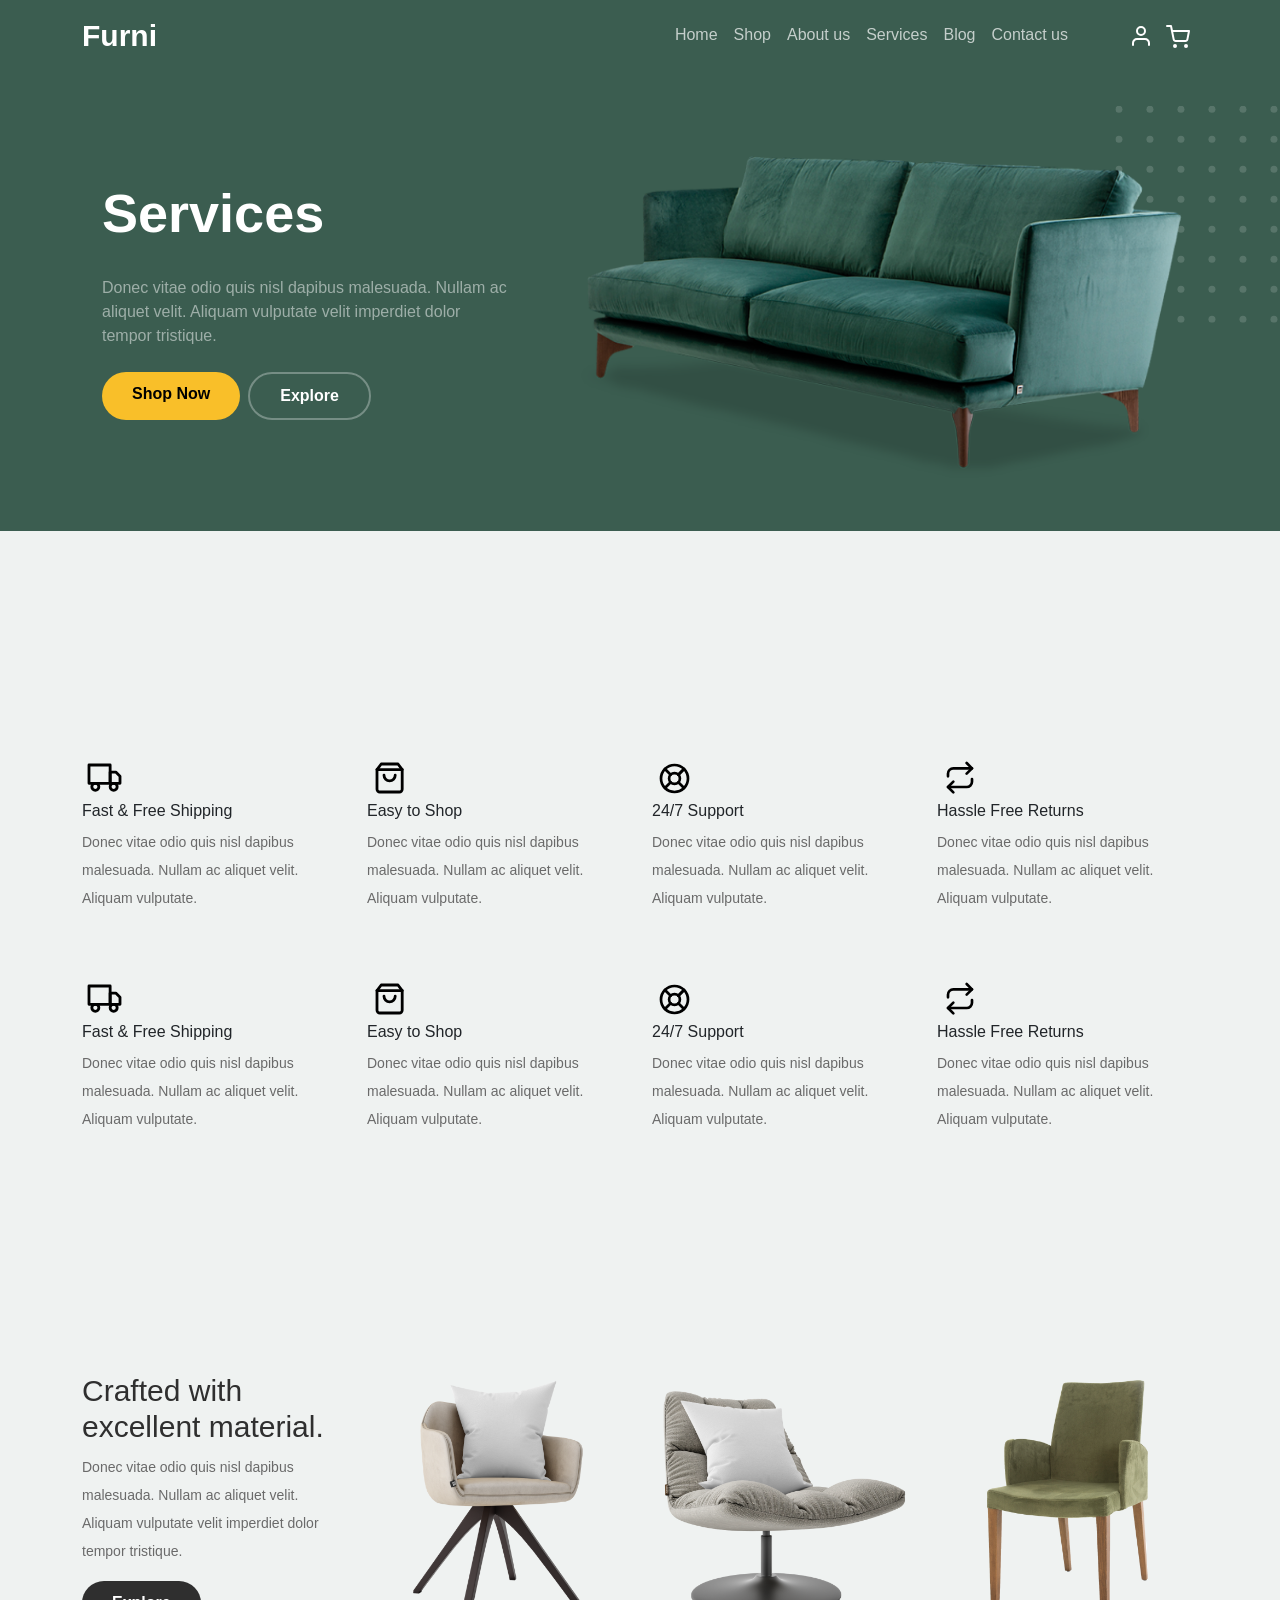
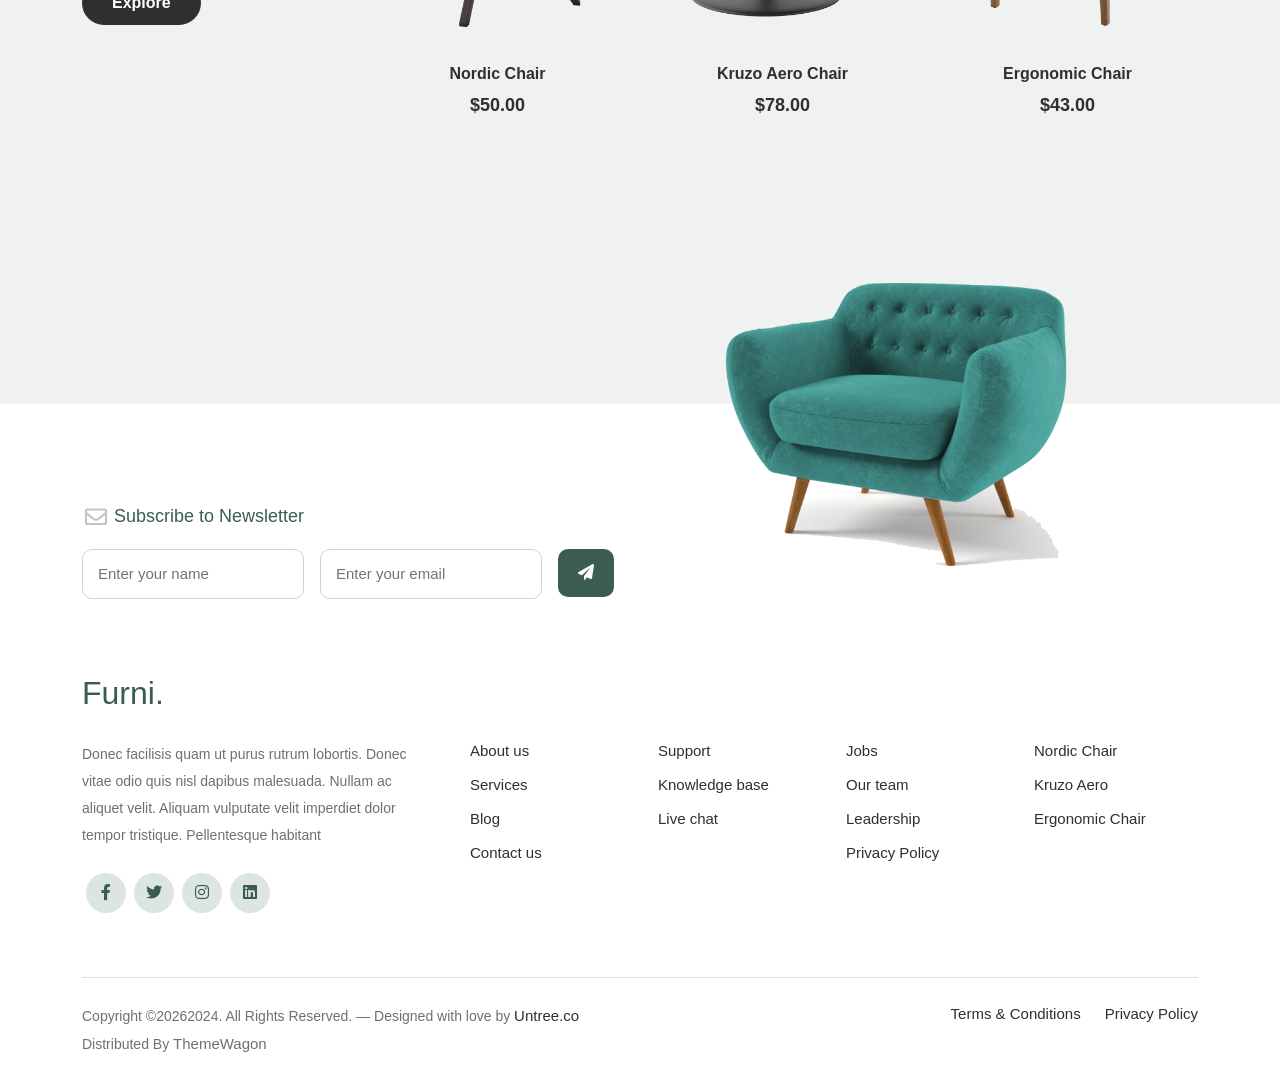
<file: services.html>
<!DOCTYPE html>
<html lang="en">

<head>
    <meta charset="UTF-8">
    <meta http-equiv="X-UA-Compatible" content="IE=edge">
    <meta name="viewport" content="width=device-width, initial-scale=1.0">
    <title>Furni-services</title>
    <link rel="shortcut icon" href="images/favicon.png">
    <link rel="stylesheet" href="css/all.min.css">
    <link rel="stylesheet" href="css/bootstrap.min.css">
    <link rel="stylesheet" href="https://unpkg.com/aos@next/dist/aos.css" />
    <link rel="stylesheet" href="css/owl.carousel.min.css">
    <link rel="stylesheet" href="css/owl.theme.default.css">
    <link rel="stylesheet" href="css/owl.carousel.min.css">
    <link rel="stylesheet" href="css/style.css">
</head>

<body>
    <header>
        
        <nav class=" navbar navbar-expand-xl  justify-content-sm-start ">
      <div class="container">
        <a class="navbar-brand order-1 order-lg-0 ml-lg-0 ml-2 mr-auto" href="#">
            Furni
        </a>
        <button class="navbar-toggler align-self-start" type="button">
          <span class="navbar-toggler-icon"></span>
        </button>

        <div class="collapse navbar-collapse" id="navbarSupportedContent"
        >
        <ul class="custom-navbar-nav navbar-nav ms-auto mb-2 mb-md-0">
            <li class="nav-item active">
                <a class="nav-link" href="index.html">Home</a>
            </li>
            <li><a class="nav-link" href="shop.html">Shop</a></li>
            <li><a class="nav-link" href="about.html">About us</a></li>
            <li><a class="nav-link" href="services.html">Services</a></li>
            <li><a class="nav-link" href="blog.html">Blog</a></li>
            <li><a class="nav-link" href="contact.html">Contact us</a></li>
        </ul>

        <ul class="custom-navbar-cta navbar-nav mb-2 mb-md-0 ms-5">
            <li><a class="nav-link" href="#"><img src="images/user.svg"></a></li>
            <li><a class="nav-link" href="cart.html"><img src="images/cart.svg"></a></li>
        </ul>

        </div>
      </div>
    </nav>
    </header>
    
    <main>
        <div class="sec1">
            <div class="container">
                <div class="row">
                    <div class="col-lg-5">
                        <div class="cont">
                            <h1>
                                Services
                            </h1>
                            <p class="mb-4">Donec vitae odio quis nisl dapibus malesuada. Nullam ac aliquet velit. Aliquam vulputate velit imperdiet dolor tempor tristique.</p>
                            <div class="button_G">
                                <a href="shop.html" class="btn btn-secondary me-2">Shop Now</a>
                                <a href="about.html" class="btn btn-white-outline">Explore</a>
                            </div>
                        </div>
                    </div>
                    <div class="col-lg-7">
                        <div class="img_sec1">
                            <img src="images/couch.png" alt="">
                        </div>
                    </div>
                </div>
            </div>
        </div>
		<div class="why_choose_section">
            <div class="container">
                <div class="row">
                        <div class="features">
                            <div class="row">
                                <div class="col-lg-3 col-md-6 col-12 my-4">
                                    <div class="icon_Features">
                                        <img src="images/truck.svg" alt="Image" class="imf-fluid">
                                    </div>
                                    <h6>Fast & Free Shipping</h6>
                                    <p>Donec vitae odio quis nisl dapibus malesuada. Nullam ac aliquet velit. Aliquam vulputate.</p>
                                </div>
                                <div class="col-lg-3 col-md-6 col-12 my-4">
                                    <div class="icon_Features">
                                        <img src="images/bag.svg" alt="Image" class="imf-fluid">
                                    </div>
                                    <h6>Easy to Shop</h6>
                                    <p>Donec vitae odio quis nisl dapibus malesuada. Nullam ac aliquet velit. Aliquam vulputate.</p>
                                </div>
                                <div class="col-lg-3 col-md-6 col-12 my-4">
                                    <div class="icon_Features">
                                        <img src="images/support.svg" alt="Image" class="imf-fluid">
                                    </div>
                                    <h6>24/7 Support</h6>
                                    <p>Donec vitae odio quis nisl dapibus malesuada. Nullam ac aliquet velit. Aliquam vulputate.</p>
                                </div>
                                <div class="col-lg-3 col-md-6 col-12 my-4">
                                    <div class="icon_Features">
                                        <img src="images/return.svg" alt="Image" class="imf-fluid">
                                    </div>
                                    <h6>Hassle Free Returns</h6>
                                    <p>Donec vitae odio quis nisl dapibus malesuada. Nullam ac aliquet velit. Aliquam vulputate.</p>
                                </div>

								<div class="col-lg-3 col-md-6 col-12 my-4">
                                    <div class="icon_Features">
                                        <img src="images/truck.svg" alt="Image" class="imf-fluid">
                                    </div>
                                    <h6>Fast & Free Shipping</h6>
                                    <p>Donec vitae odio quis nisl dapibus malesuada. Nullam ac aliquet velit. Aliquam vulputate.</p>
                                </div>
                                <div class="col-lg-3 col-md-6 col-12 my-4">
                                    <div class="icon_Features">
                                        <img src="images/bag.svg" alt="Image" class="imf-fluid">
                                    </div>
                                    <h6>Easy to Shop</h6>
                                    <p>Donec vitae odio quis nisl dapibus malesuada. Nullam ac aliquet velit. Aliquam vulputate.</p>
                                </div>
                                <div class="col-lg-3 col-md-6 col-12 my-4">
                                    <div class="icon_Features">
                                        <img src="images/support.svg" alt="Image" class="imf-fluid">
                                    </div>
                                    <h6>24/7 Support</h6>
                                    <p>Donec vitae odio quis nisl dapibus malesuada. Nullam ac aliquet velit. Aliquam vulputate.</p>
                                </div>
                                <div class="col-lg-3 col-md-6 col-12 my-4">
                                    <div class="icon_Features">
                                        <img src="images/return.svg" alt="Image" class="imf-fluid">
                                    </div>
                                    <h6>Hassle Free Returns</h6>
                                    <p>Donec vitae odio quis nisl dapibus malesuada. Nullam ac aliquet velit. Aliquam vulputate.</p>
                                </div>
                            </div>
                        </div>
                </div>
            </div>
        </div>
		<div class="product_sec">
            <div class="container">
                <div class="row">
                    <div class="col-lg-3">
                        <h5>Crafted with excellent material.</h5>
                        <p>Donec vitae odio quis nisl dapibus malesuada. Nullam ac aliquet velit. Aliquam vulputate velit imperdiet dolor tempor tristique.</p>
                        <div class="button_G">
                            <a href="about.html" class="btn btn-secondary me-2">Explore</a>
                        </div>
                        
                    </div>
                    <div class="col-lg-3">
                        <a class="product_item" href="">
							<img src="images/product-1.png" class="img-fluid product_thumbnail">
							<h3 class="product-title">Nordic Chair</h3>
							<strong class="product-price">$50.00</strong>

							<span class="icon_cross">
								<img src="images/cross.svg" class="img-fluid">
							</span>
						</a>
                    </div>
                    <div class="col-lg-3">
                        <a class="product_item" href="cart.html">
							<img src="images/product-2.png" class="img-fluid product_thumbnail">
							<h3 class="product-title">Kruzo Aero Chair</h3>
							<strong class="product-price">$78.00</strong>

							<span class="icon_cross">
								<img src="images/cross.svg" class="img-fluid">
							</span>
						</a>
                    </div>
                    <div class="col-lg-3">
                        <a class="product_item" href="cart.html">
							<img src="images/product-3.png" class="img-fluid product_thumbnail">
							<h3 class="product-title">Ergonomic Chair</h3>
							<strong class="product-price">$43.00</strong>

							<span class="icon_cross">
								<img src="images/cross.svg" class="img-fluid">
							</span>
						</a>
                    </div>
                </div>
            </div>
        </div>
        
    </main>


    <footer>
        <div class="sofa-img">
            <img src="images/sofa.png" alt="Image" class="img-fluid">
        </div>
        <div class="container">
            <div class="footer_sec1">
                <div class="row">
                    <div class="col-lg-8">
						<div class="subscription-form">
							<h3 class="d-flex align-items-center"><span class="me-1"><img src="images/envelope-outline.svg" alt="Image" class="img-fluid"></span><span>Subscribe to Newsletter</span></h3>

							<form action="#" class="row g-3">
								<div class="col-auto">
									<input type="text" class="form-control" placeholder="Enter your name">
								</div>
								<div class="col-auto">
									<input type="email" class="form-control" placeholder="Enter your email">
								</div>
								<div class="col-auto">
									<button class="btn btn-primary">
										<span class="fa fa-paper-plane"></span>
									</button>
								</div>
							</form>

						</div>
					</div>
                </div>
            </div>

            <div class="footer_sec2">
                <div class="row g-5 mb-5">
					<div class="col-lg-4">
						<div class="mb-4 footer-logo-wrap">
                            <a href="#" class="footer-logo">Furni<span>.</span></a>
                        </div>
						<p class="mb-4">Donec facilisis quam ut purus rutrum lobortis. Donec vitae odio quis nisl dapibus malesuada. Nullam ac aliquet velit. Aliquam vulputate velit imperdiet dolor tempor tristique. Pellentesque habitant</p>

						<ul class="list-unstyled custom-social">
							<li><a href="#"><span class="fa fa-brands fa-facebook-f"></span></a></li>
							<li><a href="#"><span class="fa fa-brands fa-twitter"></span></a></li>
							<li><a href="#"><span class="fa fa-brands fa-instagram"></span></a></li>
							<li><a href="#"><span class="fa fa-brands fa-linkedin"></span></a></li>
						</ul>
					</div>

					<div class="col-lg-8">
						<div class="row links-wrap">
							<div class="col-6 col-sm-6 col-md-3">
								<ul class="list-unstyled">
									<li><a href="#">About us</a></li>
									<li><a href="#">Services</a></li>
									<li><a href="#">Blog</a></li>
									<li><a href="#">Contact us</a></li>
								</ul>
							</div>

							<div class="col-6 col-sm-6 col-md-3">
								<ul class="list-unstyled">
									<li><a href="#">Support</a></li>
									<li><a href="#">Knowledge base</a></li>
									<li><a href="#">Live chat</a></li>
								</ul>
							</div>

							<div class="col-6 col-sm-6 col-md-3">
								<ul class="list-unstyled">
									<li><a href="#">Jobs</a></li>
									<li><a href="#">Our team</a></li>
									<li><a href="#">Leadership</a></li>
									<li><a href="#">Privacy Policy</a></li>
								</ul>
							</div>

							<div class="col-6 col-sm-6 col-md-3">
								<ul class="list-unstyled">
									<li><a href="#">Nordic Chair</a></li>
									<li><a href="#">Kruzo Aero</a></li>
									<li><a href="#">Ergonomic Chair</a></li>
								</ul>
							</div>
						</div>
					</div>

				</div>
            </div>
            <div class="footer_sec3">
                <div class="border-top copyright">
					<div class="row pt-4">
						<div class="col-lg-6">
							<p class="mb-2 text-center text-lg-start">Copyright ©<script>document.write(new Date().getFullYear());</script>2024. All Rights Reserved. — Designed with love by <a href="https://untree.co">Untree.co</a> Distributed By <a hreff="https://themewagon.com">ThemeWagon</a>  <!-- License information: https://untree.co/license/ -->
            </p>
						</div>

						<div class="col-lg-6 text-center text-lg-end">
							<ul class="list-unstyled d-inline-flex ms-auto">
								<li class="me-4"><a href="#">Terms &amp; Conditions</a></li>
								<li><a href="#">Privacy Policy</a></li>
							</ul>
						</div>

					</div>
				</div>
            </div>
        </div>
    </footer> 

    <script src="js/bootstrap.bundle.min.js"></script>
    <script src="https://unpkg.com/aos@next/dist/aos.js"></script>
    <script src="js/jquery-3.6.0.min.js"></script>
    <script src="js/owl.carousel.min.js"></script>
    <script src="js/script.js"></script>
</body>

</html>
</file>
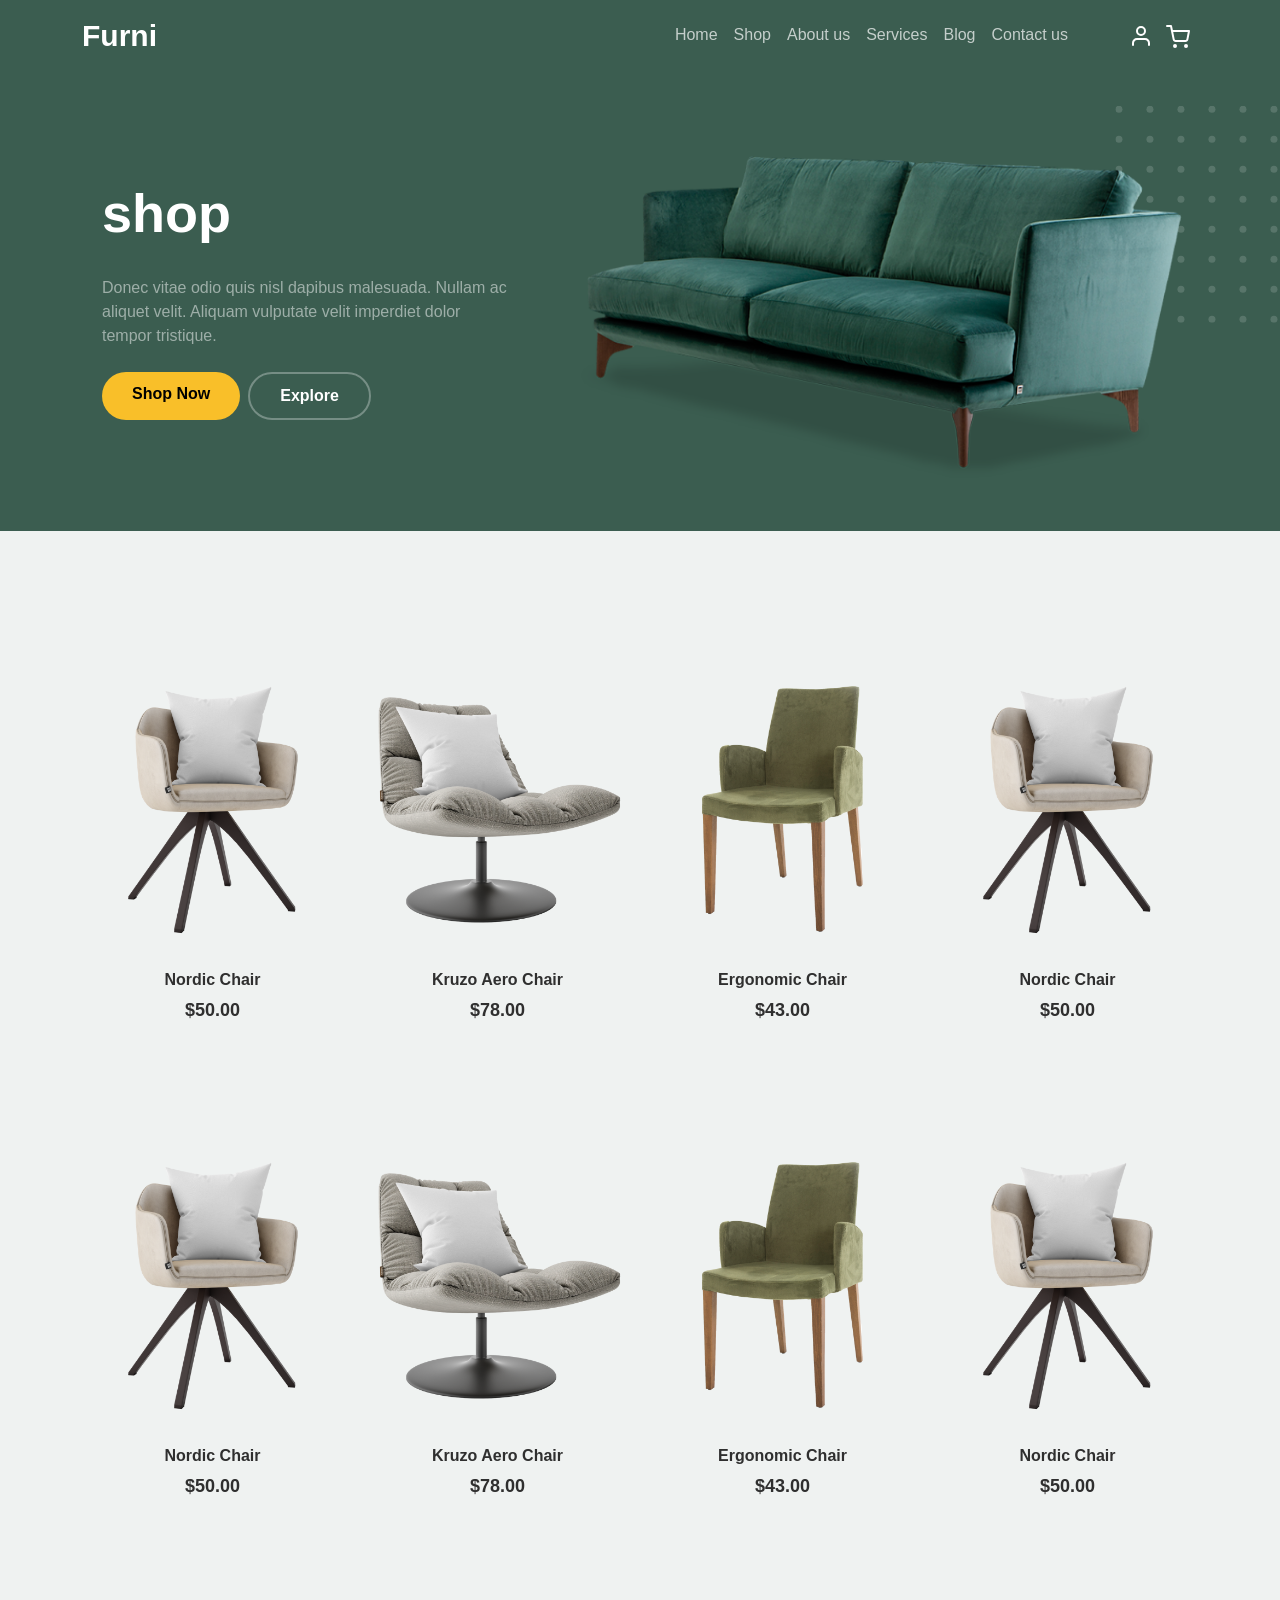
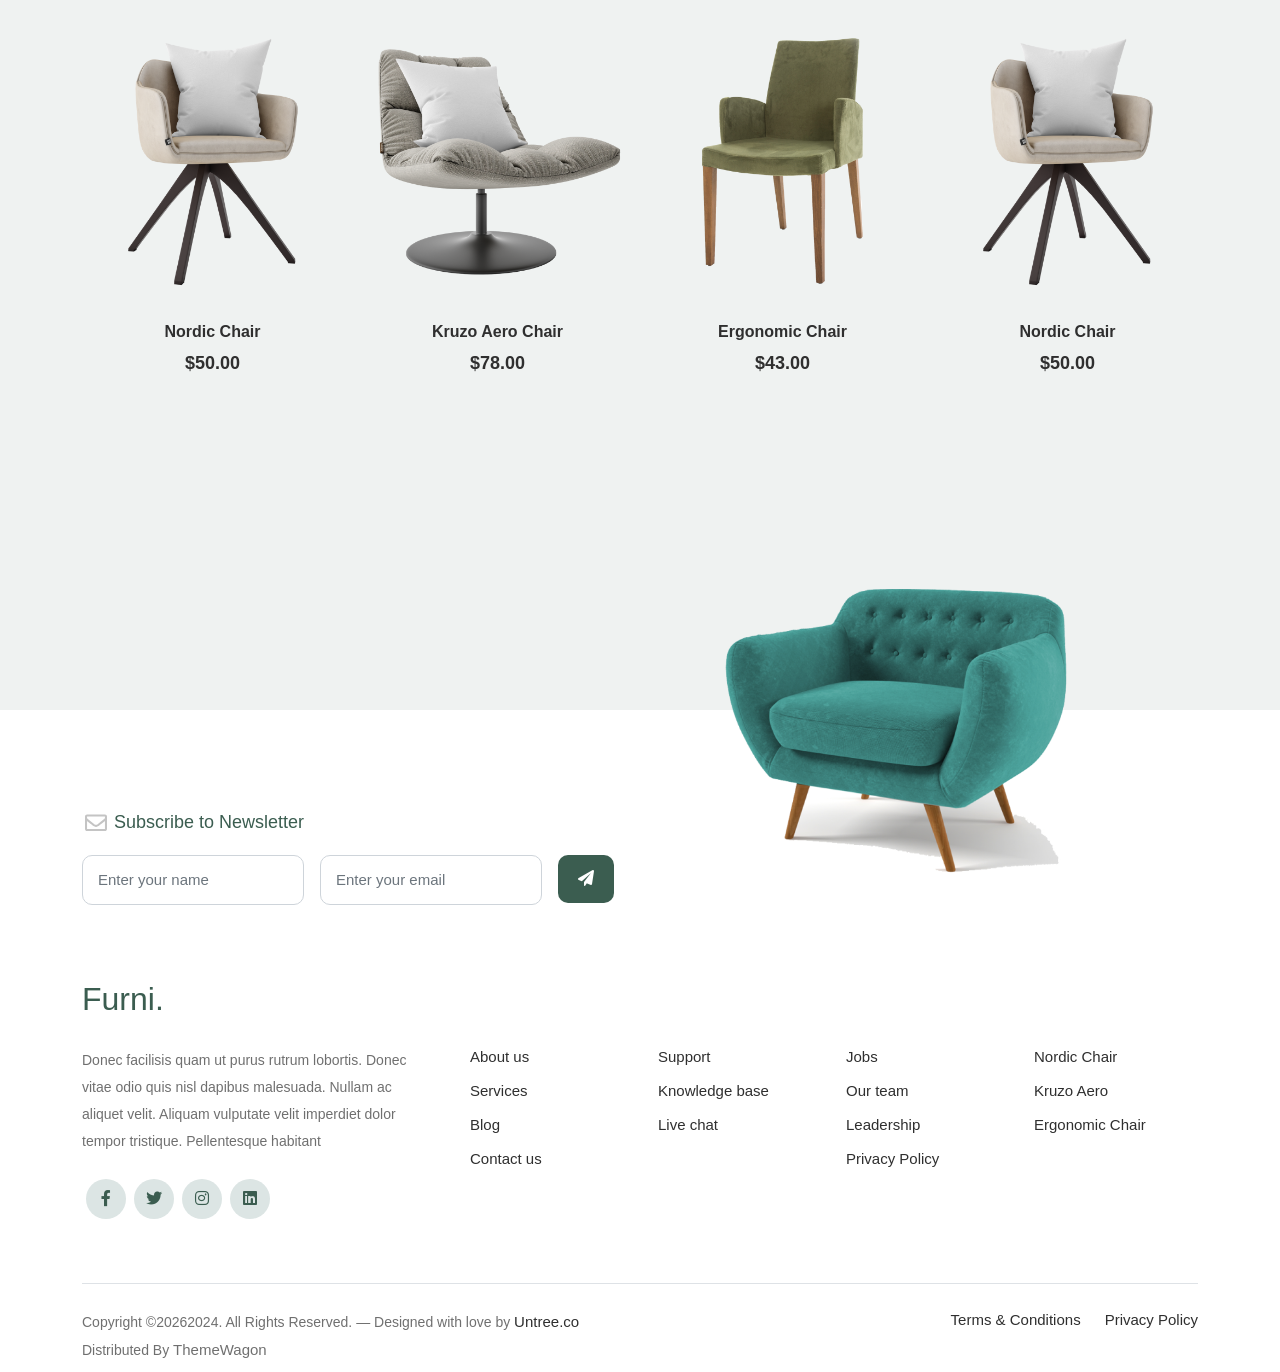
<file: shop.html>
<!DOCTYPE html>
<html lang="en">

<head>
    <meta charset="UTF-8">
    <meta http-equiv="X-UA-Compatible" content="IE=edge">
    <meta name="viewport" content="width=device-width, initial-scale=1.0">
    <title>Furni-shop</title>
    <link rel="shortcut icon" href="images/favicon.png">
    <link rel="stylesheet" href="css/all.min.css">
    <link rel="stylesheet" href="css/bootstrap.min.css">
    <link rel="stylesheet" href="https://unpkg.com/aos@next/dist/aos.css" />
    <link rel="stylesheet" href="css/owl.carousel.min.css">
    <link rel="stylesheet" href="css/owl.theme.default.css">
    <link rel="stylesheet" href="css/owl.carousel.min.css">
    <link rel="stylesheet" href="css/style.css">
</head>

<body>
    <header>
        
        <nav class=" navbar navbar-expand-xl  justify-content-sm-start ">
      <div class="container">
        <a class="navbar-brand order-1 order-lg-0 ml-lg-0 ml-2 mr-auto" href="#">
            Furni
        </a>
        <button class="navbar-toggler align-self-start" type="button">
          <span class="navbar-toggler-icon"></span>
        </button>

        <div class="collapse navbar-collapse" id="navbarSupportedContent"
        >
        <ul class="custom-navbar-nav navbar-nav ms-auto mb-2 mb-md-0">
            <li class="nav-item active">
                <a class="nav-link" href="index.html">Home</a>
            </li>
            <li><a class="nav-link" href="shop.html">Shop</a></li>
            <li><a class="nav-link" href="about.html">About us</a></li>
            <li><a class="nav-link" href="services.html">Services</a></li>
            <li><a class="nav-link" href="blog.html">Blog</a></li>
            <li><a class="nav-link" href="contact.html">Contact us</a></li>
        </ul>

        <ul class="custom-navbar-cta navbar-nav mb-2 mb-md-0 ms-5">
            <li><a class="nav-link" href="#"><img src="images/user.svg"></a></li>
            <li><a class="nav-link" href="cart.html"><img src="images/cart.svg"></a></li>
        </ul>

        </div>
      </div>
    </nav>
    </header>
    
    <main>
		<div class="sec1">
            <div class="container">
                <div class="row">
                    <div class="col-lg-5">
                        <div class="cont">
                            <h1>
								shop
                            </h1>
                            <p class="mb-4">Donec vitae odio quis nisl dapibus malesuada. Nullam ac aliquet velit. Aliquam vulputate velit imperdiet dolor tempor tristique.</p>
                            <div class="button_G">
                                <a href="shop.html" class="btn btn-secondary me-2">Shop Now</a>
                                <a href="about.html" class="btn btn-white-outline">Explore</a>
                            </div>
                        </div>
                    </div>
                    <div class="col-lg-7">
                        <div class="img_sec1">
                            <img src="images/couch.png" alt="">
                        </div>
                    </div>
                </div>
            </div>
        </div>
		<div class="product_sec">
            <div class="container">
                <div class="row">
                    <div class="col-lg-3 my-5">
                        <a class="product_item" href="">
							<img src="images/product-1.png" class="img-fluid product_thumbnail">
							<h3 class="product-title">Nordic Chair</h3>
							<strong class="product-price">$50.00</strong>

							<span class="icon_cross">
								<img src="images/cross.svg" class="img-fluid">
							</span>
						</a>
                    </div>
                    <div class="col-lg-3 my-5">
                        <a class="product_item" href="cart.html">
							<img src="images/product-2.png" class="img-fluid product_thumbnail">
							<h3 class="product-title">Kruzo Aero Chair</h3>
							<strong class="product-price">$78.00</strong>

							<span class="icon_cross">
								<img src="images/cross.svg" class="img-fluid">
							</span>
						</a>
                    </div>
                    <div class="col-lg-3 my-5">
                        <a class="product_item" href="cart.html">
							<img src="images/product-3.png" class="img-fluid product_thumbnail">
							<h3 class="product-title">Ergonomic Chair</h3>
							<strong class="product-price">$43.00</strong>

							<span class="icon_cross">
								<img src="images/cross.svg" class="img-fluid">
							</span>
						</a>
                    </div>
					<div class="col-lg-3 my-5">
                        <a class="product_item" href="">
							<img src="images/product-1.png" class="img-fluid product_thumbnail">
							<h3 class="product-title">Nordic Chair</h3>
							<strong class="product-price">$50.00</strong>

							<span class="icon_cross">
								<img src="images/cross.svg" class="img-fluid">
							</span>
						</a>
                    </div>

					<div class="col-lg-3 my-5">
                        <a class="product_item" href="">
							<img src="images/product-1.png" class="img-fluid product_thumbnail">
							<h3 class="product-title">Nordic Chair</h3>
							<strong class="product-price">$50.00</strong>

							<span class="icon_cross">
								<img src="images/cross.svg" class="img-fluid">
							</span>
						</a>
                    </div>
                    <div class="col-lg-3 my-5">
                        <a class="product_item" href="cart.html">
							<img src="images/product-2.png" class="img-fluid product_thumbnail">
							<h3 class="product-title">Kruzo Aero Chair</h3>
							<strong class="product-price">$78.00</strong>

							<span class="icon_cross">
								<img src="images/cross.svg" class="img-fluid">
							</span>
						</a>
                    </div>
                    <div class="col-lg-3 my-5">
                        <a class="product_item" href="cart.html">
							<img src="images/product-3.png" class="img-fluid product_thumbnail">
							<h3 class="product-title">Ergonomic Chair</h3>
							<strong class="product-price">$43.00</strong>

							<span class="icon_cross">
								<img src="images/cross.svg" class="img-fluid">
							</span>
						</a>
                    </div>
					<div class="col-lg-3 my-5">
                        <a class="product_item" href="">
							<img src="images/product-1.png" class="img-fluid product_thumbnail">
							<h3 class="product-title">Nordic Chair</h3>
							<strong class="product-price">$50.00</strong>

							<span class="icon_cross">
								<img src="images/cross.svg" class="img-fluid">
							</span>
						</a>
                    </div>

					<div class="col-lg-3 my-5">
                        <a class="product_item" href="">
							<img src="images/product-1.png" class="img-fluid product_thumbnail">
							<h3 class="product-title">Nordic Chair</h3>
							<strong class="product-price">$50.00</strong>

							<span class="icon_cross">
								<img src="images/cross.svg" class="img-fluid">
							</span>
						</a>
                    </div>
                    <div class="col-lg-3 my-5">
                        <a class="product_item" href="cart.html">
							<img src="images/product-2.png" class="img-fluid product_thumbnail">
							<h3 class="product-title">Kruzo Aero Chair</h3>
							<strong class="product-price">$78.00</strong>

							<span class="icon_cross">
								<img src="images/cross.svg" class="img-fluid">
							</span>
						</a>
                    </div>
                    <div class="col-lg-3 my-5">
                        <a class="product_item" href="cart.html">
							<img src="images/product-3.png" class="img-fluid product_thumbnail">
							<h3 class="product-title">Ergonomic Chair</h3>
							<strong class="product-price">$43.00</strong>

							<span class="icon_cross">
								<img src="images/cross.svg" class="img-fluid">
							</span>
						</a>
                    </div>
					<div class="col-lg-3 my-5">
                        <a class="product_item" href="">
							<img src="images/product-1.png" class="img-fluid product_thumbnail">
							<h3 class="product-title">Nordic Chair</h3>
							<strong class="product-price">$50.00</strong>

							<span class="icon_cross">
								<img src="images/cross.svg" class="img-fluid">
							</span>
						</a>
                    </div>
                </div>
            </div>
        </div>
    </main>


    <footer>
        <div class="sofa-img">
            <img src="images/sofa.png" alt="Image" class="img-fluid">
        </div>
        <div class="container">
            <div class="footer_sec1">
                <div class="row">
                    <div class="col-lg-8">
						<div class="subscription-form">
							<h3 class="d-flex align-items-center"><span class="me-1"><img src="images/envelope-outline.svg" alt="Image" class="img-fluid"></span><span>Subscribe to Newsletter</span></h3>

							<form action="#" class="row g-3">
								<div class="col-auto">
									<input type="text" class="form-control" placeholder="Enter your name">
								</div>
								<div class="col-auto">
									<input type="email" class="form-control" placeholder="Enter your email">
								</div>
								<div class="col-auto">
									<button class="btn btn-primary">
										<span class="fa fa-paper-plane"></span>
									</button>
								</div>
							</form>

						</div>
					</div>
                </div>
            </div>

            <div class="footer_sec2">
                <div class="row g-5 mb-5">
					<div class="col-lg-4">
						<div class="mb-4 footer-logo-wrap">
                            <a href="#" class="footer-logo">Furni<span>.</span></a>
                        </div>
						<p class="mb-4">Donec facilisis quam ut purus rutrum lobortis. Donec vitae odio quis nisl dapibus malesuada. Nullam ac aliquet velit. Aliquam vulputate velit imperdiet dolor tempor tristique. Pellentesque habitant</p>

						<ul class="list-unstyled custom-social">
							<li><a href="#"><span class="fa fa-brands fa-facebook-f"></span></a></li>
							<li><a href="#"><span class="fa fa-brands fa-twitter"></span></a></li>
							<li><a href="#"><span class="fa fa-brands fa-instagram"></span></a></li>
							<li><a href="#"><span class="fa fa-brands fa-linkedin"></span></a></li>
						</ul>
					</div>

					<div class="col-lg-8">
						<div class="row links-wrap">
							<div class="col-6 col-sm-6 col-md-3">
								<ul class="list-unstyled">
									<li><a href="#">About us</a></li>
									<li><a href="#">Services</a></li>
									<li><a href="#">Blog</a></li>
									<li><a href="#">Contact us</a></li>
								</ul>
							</div>

							<div class="col-6 col-sm-6 col-md-3">
								<ul class="list-unstyled">
									<li><a href="#">Support</a></li>
									<li><a href="#">Knowledge base</a></li>
									<li><a href="#">Live chat</a></li>
								</ul>
							</div>

							<div class="col-6 col-sm-6 col-md-3">
								<ul class="list-unstyled">
									<li><a href="#">Jobs</a></li>
									<li><a href="#">Our team</a></li>
									<li><a href="#">Leadership</a></li>
									<li><a href="#">Privacy Policy</a></li>
								</ul>
							</div>

							<div class="col-6 col-sm-6 col-md-3">
								<ul class="list-unstyled">
									<li><a href="#">Nordic Chair</a></li>
									<li><a href="#">Kruzo Aero</a></li>
									<li><a href="#">Ergonomic Chair</a></li>
								</ul>
							</div>
						</div>
					</div>

				</div>
            </div>
            <div class="footer_sec3">
                <div class="border-top copyright">
					<div class="row pt-4">
						<div class="col-lg-6">
							<p class="mb-2 text-center text-lg-start">Copyright ©<script>document.write(new Date().getFullYear());</script>2024. All Rights Reserved. — Designed with love by <a href="https://untree.co">Untree.co</a> Distributed By <a hreff="https://themewagon.com">ThemeWagon</a>  <!-- License information: https://untree.co/license/ -->
            </p>
						</div>

						<div class="col-lg-6 text-center text-lg-end">
							<ul class="list-unstyled d-inline-flex ms-auto">
								<li class="me-4"><a href="#">Terms &amp; Conditions</a></li>
								<li><a href="#">Privacy Policy</a></li>
							</ul>
						</div>

					</div>
				</div>
            </div>
        </div>
    </footer> 

    <script src="js/bootstrap.bundle.min.js"></script>
    <script src="https://unpkg.com/aos@next/dist/aos.js"></script>
    <script src="js/jquery-3.6.0.min.js"></script>
    <script src="js/owl.carousel.min.js"></script>
    <script src="js/script.js"></script>
</body>

</html>
</file>
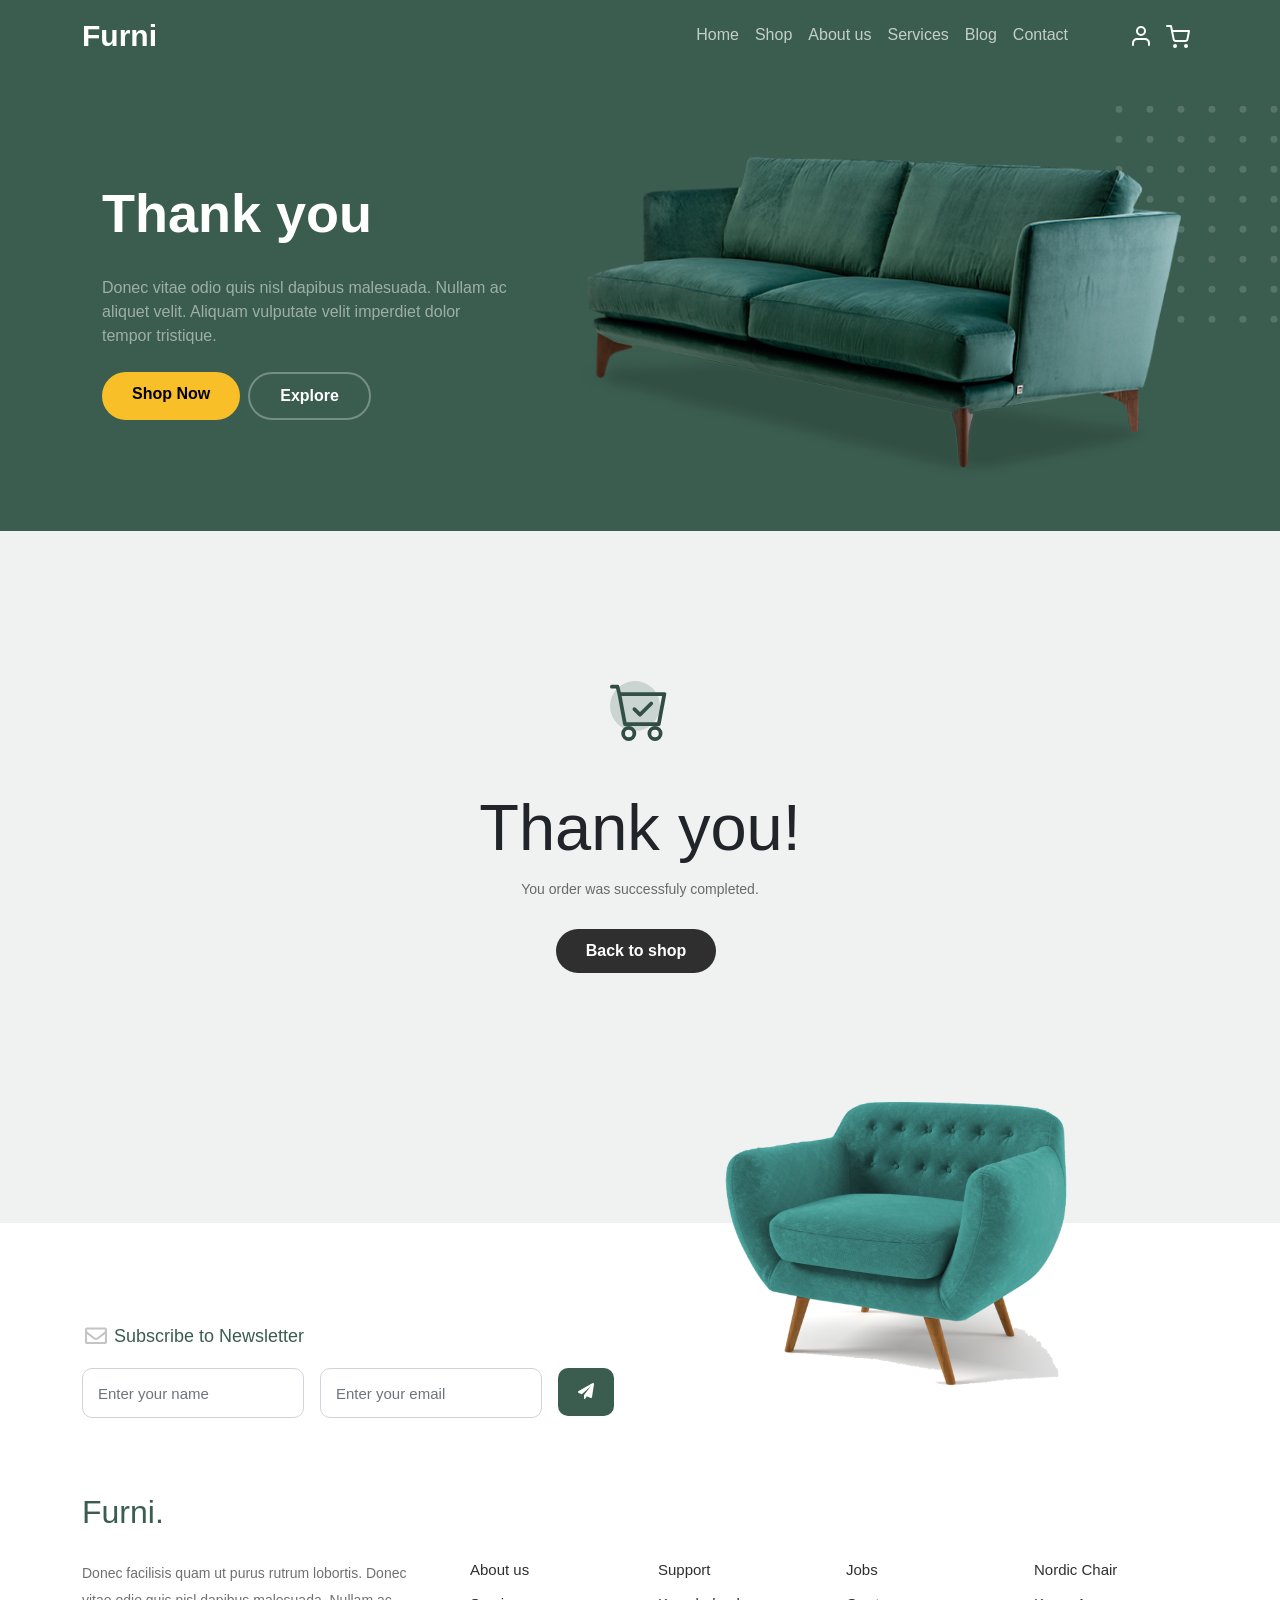
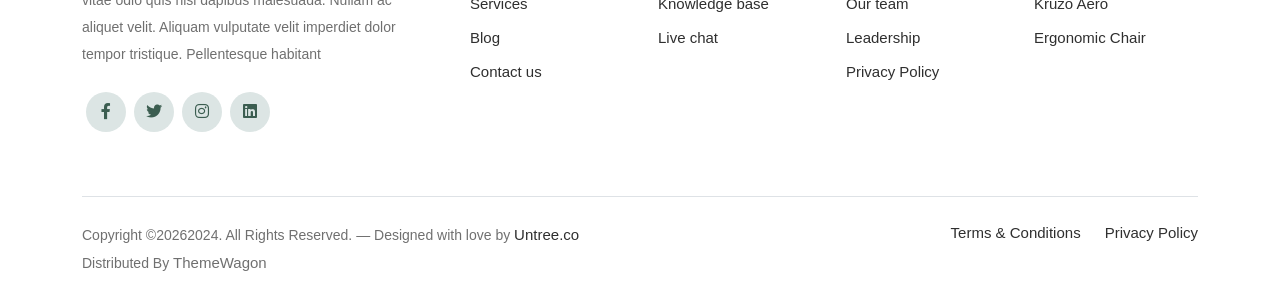
<file: thankyou.html>
<!DOCTYPE html>
<html lang="en">

<head>
    <meta charset="UTF-8">
    <meta http-equiv="X-UA-Compatible" content="IE=edge">
    <meta name="viewport" content="width=device-width, initial-scale=1.0">
    <title>Furni-thankyou</title>
    <link rel="shortcut icon" href="images/favicon.png">
    <link rel="stylesheet" href="css/all.min.css">
    <link rel="stylesheet" href="css/bootstrap.min.css">
    <link rel="stylesheet" href="https://unpkg.com/aos@next/dist/aos.css" />
    <link rel="stylesheet" href="css/owl.carousel.min.css">
    <link rel="stylesheet" href="css/owl.theme.default.css">
    <link rel="stylesheet" href="css/owl.carousel.min.css">
    <link rel="stylesheet" href="css/style.css">
</head>

<body>
    <header>
        
		<nav class="navbar navbar-expand-lg  ">
            <div class="container">
             	<a class="navbar-brand" href="#">
					Furni
				</a>
              <button class="navbar-toggler" type="button" data-bs-toggle="collapse" data-bs-target="#navbarSupportedContent" aria-controls="navbarSupportedContent" aria-expanded="false" aria-label="Toggle navigation">
                <span class="navbar-toggler-icon"></span>
              </button>
              <div class="collapse navbar-collapse" id="navbarSupportedContent">
                <ul class="custom-navbar-nav  navbar-nav ms-auto mb-2 mb-lg-0">
                <li class="nav-item active">
					<a class="nav-link" href="index.html">Home</a>
				</li>
				<li class="nav-item">
					<a class="nav-link" href="index.html">Shop</a>
				</li>
				<li class="nav-item">
					<a class="nav-link" href="index.html">About us</a>
				</li>
				<li class="nav-item">
					<a class="nav-link" href="index.html">Services</a>
				</li>
				<li class="nav-item">
					<a class="nav-link" href="index.html">Blog</a>
				</li>
				<li class="nav-item">
					<a class="nav-link" href="index.html">Contact</a>
				</li>
                </ul>
				<ul class="custom-navbar-cta navbar-nav mb-2 mb-md-0 ms-5">
					<li class="nav-item">
						<a class="nav-link" href="#"><img src="images/user.svg"></a>
					</li>
					<li class="nav-item">
						<a class="nav-link" href="cart.html"><img src="images/cart.svg"></a>
					</li>
				</ul>
              </div>
            </div>
          </nav>
    </header>
    
    <main>
        <div class="sec1">
            <div class="container">
                <div class="row">
                    <div class="col-lg-5">
                        <div class="cont">
                            <h1>
                                Thank you
                            </h1>
                            <p class="mb-4">Donec vitae odio quis nisl dapibus malesuada. Nullam ac aliquet velit. Aliquam vulputate velit imperdiet dolor tempor tristique.</p>
                            <div class="button_G">
                                <a href="shop.html" class="btn btn-secondary me-2">Shop Now</a>
                                <a href="about.html" class="btn btn-white-outline">Explore</a>
                            </div>
                        </div>
                    </div>
                    <div class="col-lg-7">
                        <div class="img_sec1">
                            <img src="images/couch.png" alt="">
                        </div>
                    </div>
                </div>
            </div>
        </div>
		<div class="thankyou">
			<div class="container">
				<div class="thankyousec">
					<div class="iconThank">
						<svg width="1em" height="1em" viewBox="0 0 16 16" class="bi bi-cart-check mb-5" fill="currentColor" xmlns="http://www.w3.org/2000/svg">
							<path fill-rule="evenodd" d="M11.354 5.646a.5.5 0 0 1 0 .708l-3 3a.5.5 0 0 1-.708 0l-1.5-1.5a.5.5 0 1 1 .708-.708L8 8.293l2.646-2.647a.5.5 0 0 1 .708 0z"></path>
							<path fill-rule="evenodd" d="M0 1.5A.5.5 0 0 1 .5 1H2a.5.5 0 0 1 .485.379L2.89 3H14.5a.5.5 0 0 1 .491.592l-1.5 8A.5.5 0 0 1 13 12H4a.5.5 0 0 1-.491-.408L2.01 3.607 1.61 2H.5a.5.5 0 0 1-.5-.5zM3.102 4l1.313 7h8.17l1.313-7H3.102zM5 12a2 2 0 1 0 0 4 2 2 0 0 0 0-4zm7 0a2 2 0 1 0 0 4 2 2 0 0 0 0-4zm-7 1a1 1 0 1 0 0 2 1 1 0 0 0 0-2zm7 0a1 1 0 1 0 0 2 1 1 0 0 0 0-2z"></path>
						  </svg>
					</div>
					<div class="contThank">
						<h1>Thank you!</h1>
						<p>You order was successfuly completed.</p>
						<div class="button_G">
							<a href="" class="btn btn-secondary me-2">Back to shop</a>
						</div>
					</div>
				</div>
				
			</div>
		</div>
    </main>


    <footer>
        <div class="sofa-img">
            <img src="images/sofa.png" alt="Image" class="img-fluid">
        </div>
        <div class="container">
            <div class="footer_sec1">
                <div class="row">
                    <div class="col-lg-8">
						<div class="subscription-form">
							<h3 class="d-flex align-items-center"><span class="me-1"><img src="images/envelope-outline.svg" alt="Image" class="img-fluid"></span><span>Subscribe to Newsletter</span></h3>

							<form action="#" class="row g-3">
								<div class="col-auto">
									<input type="text" class="form-control" placeholder="Enter your name">
								</div>
								<div class="col-auto">
									<input type="email" class="form-control" placeholder="Enter your email">
								</div>
								<div class="col-auto">
									<button class="btn btn-primary">
										<span class="fa fa-paper-plane"></span>
									</button>
								</div>
							</form>

						</div>
					</div>
                </div>
            </div>

            <div class="footer_sec2">
                <div class="row g-5 mb-5">
					<div class="col-lg-4">
						<div class="mb-4 footer-logo-wrap">
                            <a href="#" class="footer-logo">Furni<span>.</span></a>
                        </div>
						<p class="mb-4">Donec facilisis quam ut purus rutrum lobortis. Donec vitae odio quis nisl dapibus malesuada. Nullam ac aliquet velit. Aliquam vulputate velit imperdiet dolor tempor tristique. Pellentesque habitant</p>

						<ul class="list-unstyled custom-social">
							<li><a href="#"><span class="fa fa-brands fa-facebook-f"></span></a></li>
							<li><a href="#"><span class="fa fa-brands fa-twitter"></span></a></li>
							<li><a href="#"><span class="fa fa-brands fa-instagram"></span></a></li>
							<li><a href="#"><span class="fa fa-brands fa-linkedin"></span></a></li>
						</ul>
					</div>

					<div class="col-lg-8">
						<div class="row links-wrap">
							<div class="col-6 col-sm-6 col-md-3">
								<ul class="list-unstyled">
									<li><a href="#">About us</a></li>
									<li><a href="#">Services</a></li>
									<li><a href="#">Blog</a></li>
									<li><a href="#">Contact us</a></li>
								</ul>
							</div>

							<div class="col-6 col-sm-6 col-md-3">
								<ul class="list-unstyled">
									<li><a href="#">Support</a></li>
									<li><a href="#">Knowledge base</a></li>
									<li><a href="#">Live chat</a></li>
								</ul>
							</div>

							<div class="col-6 col-sm-6 col-md-3">
								<ul class="list-unstyled">
									<li><a href="#">Jobs</a></li>
									<li><a href="#">Our team</a></li>
									<li><a href="#">Leadership</a></li>
									<li><a href="#">Privacy Policy</a></li>
								</ul>
							</div>

							<div class="col-6 col-sm-6 col-md-3">
								<ul class="list-unstyled">
									<li><a href="#">Nordic Chair</a></li>
									<li><a href="#">Kruzo Aero</a></li>
									<li><a href="#">Ergonomic Chair</a></li>
								</ul>
							</div>
						</div>
					</div>

				</div>
            </div>
            <div class="footer_sec3">
                <div class="border-top copyright">
					<div class="row pt-4">
						<div class="col-lg-6">
							<p class="mb-2 text-center text-lg-start">Copyright ©<script>document.write(new Date().getFullYear());</script>2024. All Rights Reserved. — Designed with love by <a href="https://untree.co">Untree.co</a> Distributed By <a hreff="https://themewagon.com">ThemeWagon</a>  <!-- License information: https://untree.co/license/ -->
            </p>
						</div>

						<div class="col-lg-6 text-center text-lg-end">
							<ul class="list-unstyled d-inline-flex ms-auto">
								<li class="me-4"><a href="#">Terms &amp; Conditions</a></li>
								<li><a href="#">Privacy Policy</a></li>
							</ul>
						</div>

					</div>
				</div>
            </div>
        </div>
    </footer> 

    <script src="js/bootstrap.bundle.min.js"></script>
    <script src="https://unpkg.com/aos@next/dist/aos.js"></script>
    <script src="js/jquery-3.6.0.min.js"></script>
    <script src="js/owl.carousel.min.js"></script>
    <script src="js/script.js"></script>
</body>

</html>
</file>
<file: css/style.css>
body {
    margin: 0;
    font-family: "Inter", sans-serif;
    background-color: #eff2f1; 
}

body img {
    max-width: 100%;
}
a {
    text-decoration: none;
}
ul{
    list-style: none;
}
.form-control{
    height: 50px;
    border-radius: 10px;
    font-size: 14px;
}
input:focus, textarea:focus{
    color: #212529 !important;
    background-color: #fff !important;
    border-color: #3b5d50 !important;
    outline: 0 !important;
    box-shadow: 0 1px 4px 0 rgba(0, 0, 0, 0.2) !important;
}

.navbar{
    background-color: #3b5d50 ;
    /* border: 1px solid #ffffff80; */
}
.navbar a{
    color: #ffffffb3;
}
.navbar a:hover{
    color: #FFF;
}
.navbar .navbar-brand{
    color: #FFF;
    font-size: 30px;
    font-weight: 600;
}
.navbar .navbar-brand span{
    opacity: .4;
    font-size: 35px;
    font-weight: 700;
}
.custom-navbar .custom-navbar-nav li a:before {
    content: "";
    position: absolute;
    bottom: 0;
    left: 8px;
    right: 8px;
    background: #f9bf29;
    height: 5px;
    opacity: 1;
    visibility: visible;
    width: 0;
    -webkit-transition: .15s all ease-out;
    -o-transition: .15s all ease-out;
    transition: .15s all ease-out;
}
.custom-navbar .custom-navbar-nav li.active a:before {
    width: calc(100% - 16px);
}
/*  color: #3b5d50;
*/
/****************************************************************************************************/
/*********index**********/
.sec1{
    background-color: #3b5d50;
    z-index: -1;
}

.sec1 .cont{
    margin-top: 30px;
    padding: 0 20px;
}
.sec1 .cont h1{
    color: #FFFF;
    font-size: 54px;
    font-weight: 700;
    padding-top: 80px;
    margin-bottom: 30px;
}
.sec1 .cont p {
    color: #ffffff80;
}
.sec1 .cont .button_G{
    display: flex;
    flex-direction: row;
}
.button_G .btn.btn-secondary{
    border: none;
    border-radius: 30px;
    padding: 10px 30px;
    font-weight: 700;
    transition: all .7s ease;
}
.sec1 .cont .button_G .btn.btn-secondary{
    background: #f9bf29;
    color: #000;
}
.sec1 .cont .button_G .btn.btn-secondary:hover{
    background: #e3ad24;
    transition: all .7s ease;
}
.sec1 .cont .button_G .btn.btn-white-outline{
    border-radius: 30px;
    background: transparent;
    border-width: 2px;
    border-color: rgba(255, 255, 255, 0.3);
    color: #ffffff;
    padding: 10px 30px;
    font-weight: 700;
    transition: all .7s ease;
}
.sec1 .cont .button_G .btn.btn-white-outline:hover{
    border-color: white;
    color: #ffffff;
    transition: all .7s ease;
}
.sec1 .img_sec1 img{
    position: relative;
    z-index: 1;
}
.sec1 .img_sec1::before{
    content: "";
    position: absolute;
    width: 255px;
    height: 217px;
    background-image: url(../images/dots-light.svg);
    background-size: contain;
    background-repeat: no-repeat;
    transform: translate(219%, 16%);
    z-index: 0;
}
/* .sec1 .img_sec1 img{
    position: static;
    z-index: 100;
} */
/********************/
.product_sec{
    margin: 100px 0 80px;
}
.product_sec h5, .why_choose_section h5, .we_help_section h5,
.blog_section .hederBlog h5{
    color: #2f2f2f;
    font-size: 30px;
}
.product_sec p, .why_choose_section p, .we_help_section p, 
.we_help_section li, .popular_product .contProduct p, .team_sec .team p,
.team_sec .team span, .cotactUs .titelCont .titelContsec .cont p, 
.thankyou .thankyousec .contThank p, .Checkout .customer p{
    line-height: 28px;
    color: #6a6a6a;
    font-size: 14px;
}
.product_sec .button_G .btn.btn-secondary, 
.we_help_section .button_G .btn.btn-secondary,
.Checkoutsec .yourOrder .contOrder .button_G .btn.btn-secondary{
    color: #FFF;
    background: #2f2f2f;
}
.product_sec .button_G .btn.btn-secondary:hover,
.we_help_section .button_G .btn.btn-secondary:hover,
.Checkoutsec .yourOrder .contOrder .button_G .btn.btn-secondary:hover{
    color: #FFF;
    background: #3b5d50d5;
    transition: all .7s ease;
}
.product_sec .product_item{
    display: flex;
    flex-direction: column;
    align-items: center;
    position: relative;
}
.product_sec .product_item::before{
    bottom: 0;
    left: 0;
    right: 0;
    position: absolute;
    content: "";
    background: #dce5e4;
    height: 0%;
    z-index: -1;
    border-radius: 10px;
    transition: .7s all ease;
}
.product_sec .product_item:hover:before {
    height: 70%;
    transition: .7s all ease;
}
.product_sec .product_item h3{
    font-weight: 600;
    font-size: 16px;
    color: #2f2f2f;
}
.product_sec .product_item strong{
    color: #2f2f2f;
    font-weight: 800;
    font-size: 18px;
}
.product_sec .product_item .icon_cross{
    display: flex;
    flex-direction: column;
    align-items: center;
    justify-content: center;
    width: 35px;
    height: 35px;
    background: #2f2f2f;
    visibility: hidden; 
    border-radius: 30px;
    transform: translateY(50%);
}
.product_sec .product_item:hover .icon_cross{
    visibility: visible;
}
.product_sec .product_item .product_thumbnail {
    margin-bottom: 30px;
    position: relative;
    top: 0;
    transition: all .7s ease;
}
.product_sec .product_item:hover .product_thumbnail {
    top: -25px;
    transition: all .7s ease;
}
.why_choose_section{
    margin: 200px 0 ;
}
.why_choose_section .choose_secLeft{
    margin-top: 70px;
}
.why_choose_section .choose_secLeft h6,.popular_product .contProduct h6{
    font-size: 14px;
    color: #2f2f2f;
}
.why_choose_section .choose_secLeft .features .icon_Features{
display: inline-block;
position: relative;
margin-bottom: 20px;
}
.why_choose_section .choose_secLeft .features .icon_Features::before{
    content: "";
    display: inline-block;
    position: absolute;
    width: 33px;
    height: 33px;
    border-radius: 50%;
    background: #3b5d5033;
    z-index: -1;
    bottom: 0;
    right: -8px;

}
.why_choose_section .choose_secRight .choose_img img{
    border-radius: 20px;
    position: relative;
    right: -177px;
    top: 73px;
    width: 90%;
}
.why_choose_section .choose_secRight .choose_img::before{
    content: "";
    background-image: url(../images/dots-yellow.svg);
    position: absolute;
    width: 255px;
    height: 217px;
    background-repeat: no-repeat;
    background-size: contain;
    transform: translate(26%, -3%);
    z-index: -1;
}
/**************************/
.we_help_section{
    margin: 300px 0 150px;
}
.we_help_section .imgs_grid {
    display: grid;
    grid-template-columns: repeat(27, 1fr);
    position: relative;

}
.we_help_section .imgs_grid:before {
    content: " ";
    position: absolute;
    width: 255px;
    height: 217px;
    background-image: url(../images/dots-green.svg);
    background-size: contain;
    background-repeat: no-repeat;
    transform: translate(-40%, -40%);
    z-index: -1;
}
.we_help_section .imgs_grid  .grid img{
    border-radius: 20px;
}
.we_help_section .imgs_grid  .grid.grid_1 {
    grid-column: 1 / span 18;
    grid-row: 1 / span 27;
}
.we_help_section .imgs_grid  .grid.grid_2 {
    grid-column: 19 / span 27;
    grid-row: 1 / span 5;
    padding-left: 20px; 
}
.we_help_section .imgs_grid  .grid.grid_3 {
    grid-column: 14 / span 16;
    grid-row: 6 / span 27;
    padding-top: 20px;
}
.we_help_section .custom-list li{
    width: calc(50% - 20px);
    display: inline-block ;
    padding-left: 20px;
    position: relative;
}
.we_help_section .custom-list li::before{
    content: " ";
    position: absolute;
    border: 2px solid #314d43;
    border-radius: 50%;
    transform: translate(-159%, 107%);
    width: 8px;
    height: 8px;
}
/*****************************/
.popular_product .imgProduct{
flex: 0 0 120px;
position: relative;
}
.popular_product .imgProduct::before{
    content: " ";
    position: absolute;
    background-color: #3b5d5033;
    border-radius: 30px;
    width: 129px;
    height: 108px;
    z-index: -1;
    transform: translate(-2%, 10%);
}
.popular_product .contProduct h6{
    font-weight: 700;
    margin-top: 10px;
}
.popular_product .contProduct{
    margin-left: 20px;
}
/**************************************/
.blog_section {
    margin: 150px 0 300px;

}
.blog_section .hederBlog{
    display: flex;
    justify-content: space-between;
}
.blog_section .hederBlog a{
    color: #2f2f2f;
    transition: .7s all ease;
}
.blog_section .hederBlog a:hover{
    color: #3b5d50d8;
    transition: .7s all ease;
}
.blog_section .imgPost img{
    border-radius: 20px;
    margin-top: 40px;
}
.blog_section  .titelPost{
    margin-top: 15px;
    margin-left: 15px;
    margin: 15px 15px 0 15px;
}
.blog_section .writerPost{
    margin: 0 15px;
}
.blog_section .writerPost span{
    color: #6a6a6a;
    font-size: 14px;
}
.blog_section .writerPost span a, .blog_section  .titelPost a{
    font-weight: 600;
    color: #2f2f2f;
    font-size: 14px;
}
/*********************************************/
.team_sec{
    margin-bottom: 150px;
}
.team_sec .team {
    display: flex;
    flex-direction: column;
    margin-top: 40px;
}
.team_sec .team a{
    transition: all .3s ease;
    color: #2f2f2f;
    text-decoration: underline;
    font-size: 1.75rem;
}
.team_sec .team a:hover{
    text-decoration: none;
    transition: all .3s ease;
    cursor: pointer;
}
.team_sec .team span{
    margin-bottom: 10px;
}
.team_sec .team .Learn{
    font-size: 14px;
    font-weight: 600;
}

/*************************/
.cotactUs .titelCont{
margin: 100px 0 0;
}
.cotactUs .titelCont .titelContsec {
    margin-top: 30px;
    display: flex;
    flex-direction: row;
    justify-content: left;
    align-items: calc(10px) ;
}
.cotactUs .titelCont .titelContsec .icon{
    border-radius: 10px;
    flex: 0 0 50px;
    height: 50px;
    line-height: 50px;
    text-align: center;
    background: #3b5d50;
    margin-right: 20px;
    color: #ffffff;
}
.form{
    margin-top: 40px;
}
.form label{
    font-size: 14px;
    margin-bottom: 10px;
}
.form .form-control{
    border-radius: 10px;
}
.form  input,  .form #c_country {
    height: 50px;
}
.cotactUs .button_G .btn.btn-secondary, 
.thankyou .thankyousec .contThank .btn.btn-secondary{
    background: #2f2f2f;
    margin-top: 35PX;
}

/************************************************/
.thankyou .thankyousec{
    margin-top: 150px;
    display: flex;
    flex-direction: column;
    justify-content: center;
    align-items: center;
    text-align: center;
}
.thankyou .thankyousec .contThank h1{
    font-size: 65px;
}
.thankyou .thankyousec .iconThank{
    color: #314d43;
    font-size: 60px;
}
.thankyou .thankyousec .iconThank::before{
    position: absolute;
    content: "";
    width: 50px;
    height: 50px;
    border-radius: 50%;
    background: rgba(59, 93, 80, 0.2);
}
.thankyou .thankyousec .contThank .btn.btn-secondary{margin-top: 10PX;}
/*****************************************************************************************/
.Checkout .customer {
    margin: 70px 0 50px;
    border:1px solid #dee2e6;
    padding: 10px 20px;
    border-radius: 10px;
}
.Checkout .customer a{
    color: #000;
    text-decoration: underline;
}
.Checkout .customer p{
    margin-top: 20px;
}
.Checkoutsec  .form .fromsec{
    background: #FFF;
    padding: 20px 20px 40px;
}
.Checkoutsec  .form #c_create_account,
.Checkoutsec  .form  #c_ship_different_address {
    height: auto;
}
.Checkoutsec .contCoupon, .Checkoutsec .yourOrder .contOrder{
    background: #FFF;
    padding: 20px;
}
.Checkoutsec .apply {
    display: flex;
    flex-direction: row;
    margin-top: 25px;
}
.Checkoutsec .apply input{
    height: 50px;
    border-radius: 10px;
    font-size: 14px;
}
.Checkoutsec .apply .button_G{
    margin-left: 10px;
}
.Checkoutsec .apply .button_G .btn.btn-secondary{
    background: #2f2f2f;
}
.Checkoutsec .yourOrder .contOrder .titelTable{
    border-bottom: 1.5px solid #000 !important;
}
.Checkoutsec .yourOrder .contOrder  .contTable{
    border-bottom: 1px solid #dee2e6 ;
}
.Checkoutsec .yourOrder .contOrder  .contTable th{
    font-weight: 500;
}
.Checkoutsec .yourOrder .contOrder  .contTable .font_bold{
    font-weight: 700;
}
.Checkoutsec .yourOrder .contOrder th{
    padding: 10px;
    width: 100%;
}
.Checkoutsec .yourOrder .contOrder .collapse_sec{
    border-radius: 5px;
    border: 1px solid #dee2e6 ;
    margin: 10px 0;
    padding: 10px;
}
.Checkoutsec .yourOrder .contOrder .collapse_sec .accordion-button{
    text-decoration: underline;
    transition: all .7s ease;
}
.Checkoutsec .yourOrder .contOrder .collapse_sec .accordion-button:hover{
    color: #000;
    text-decoration: none;
    transition: all .7s ease;
}
.Checkoutsec .yourOrder .contOrder .collapse_sec  p{
    color: #6a6a6a;
    font-size: 14px;
}
.Checkoutsec .couponCode{
    margin-top: 40px;
}
/************************************************/
.site-blocks-table {
    overflow: auto;
}
.site-blocks-table thead tr th{
    width: 200px;
    text-align: center;
    border-width: 0px !important;
    vertical-align: middle;
    color: rgba(0, 0, 0, 0.8);
    font-size: 18px;
}
.site-blocks-table td {
    width: 200px;
    text-align: center;
    vertical-align: middle;
    color: rgba(0, 0, 0, 0.8);
}






































footer{
    background: #FFF;
    margin: 250px 0 0;
    padding-top: 100px;
    width: 100%;
    position: relative;
}
footer .sofa-img{
    position: absolute;
    top: -140px;
    right: 0;
}
footer .sofa-img img{
    width: 65%;
}
.footer_sec1 {
    margin-bottom: 70px;
}
.footer_sec1 .subscription-form h3 span{
color: #3b5d50;
font-size: 18px;
font-weight: 500;
margin-bottom: 10px;
}
.footer_sec1 .subscription-form .form-control {
    font-size: 15px;
    padding: 12px 15px;
    border-radius: 10px;
}
.footer_sec1 .subscription-form .btn{
    background: #3b5d50;
    border: none;
    padding: 12px 20px;
    border-radius: 10px;
    transition: all .7s ease;
}
.footer_sec1 .subscription-form .btn:hover {
    background: #314d43;
    transition: all .7s ease;
}
/* .footer_sec1 .form-control:focus ,  .form .form-control:focus{
    color: #212529;
    background-color: #fff;
    border-color: #3b5d50;
    outline: 0;
    box-shadow: 0 1px 4px 0 rgba(0, 0, 0, 0.2);
} */
.footer_sec2 .footer-logo-wrap a{
    font-size: 32px;
    color: #3b5d50;
}
.footer_sec2 #footsec{
    margin-left: 0;
    margin-right: 0;
}
.footer_sec2  p, .footer_sec3  p{
    color: #00000090;
    font-size: 14px;
    line-height: 27px;
}

.footer_sec2 .custom-social{
    display: flex;
}
.footer_sec2 .custom-social li {
    margin: 0 4px 0 4px;
}
.footer_sec2 .custom-social li a{
    width: 40px;
    height: 40px;
    text-align: center;
    line-height: 40px;
    display: inline-block;
    background: #dce5e4;
    color: #3b5d50;
    border-radius: 50%;
    transition: all .7s ease;
}
.footer_sec2 .custom-social li a:hover{
    color: #dce5e4;
    background: #3b5d50;
    transition: all .7s ease;
}
.footer_sec2  .links-wrap {
    margin-top: 70px;
}
.footer_sec2  .links-wrap ul li {
    margin-bottom: 10px;
}
.footer_sec2  .links-wrap ul li a, .footer_sec3  a {
    color: #2f2f2f;
    font-size: 15px;
    transition: all .7s ease;
}
.footer_sec2  .links-wrap ul li a:hover, .footer_sec3 a:hover{
    color: #3b5d50c9;
    transition: all .7s ease;
}
</file>
